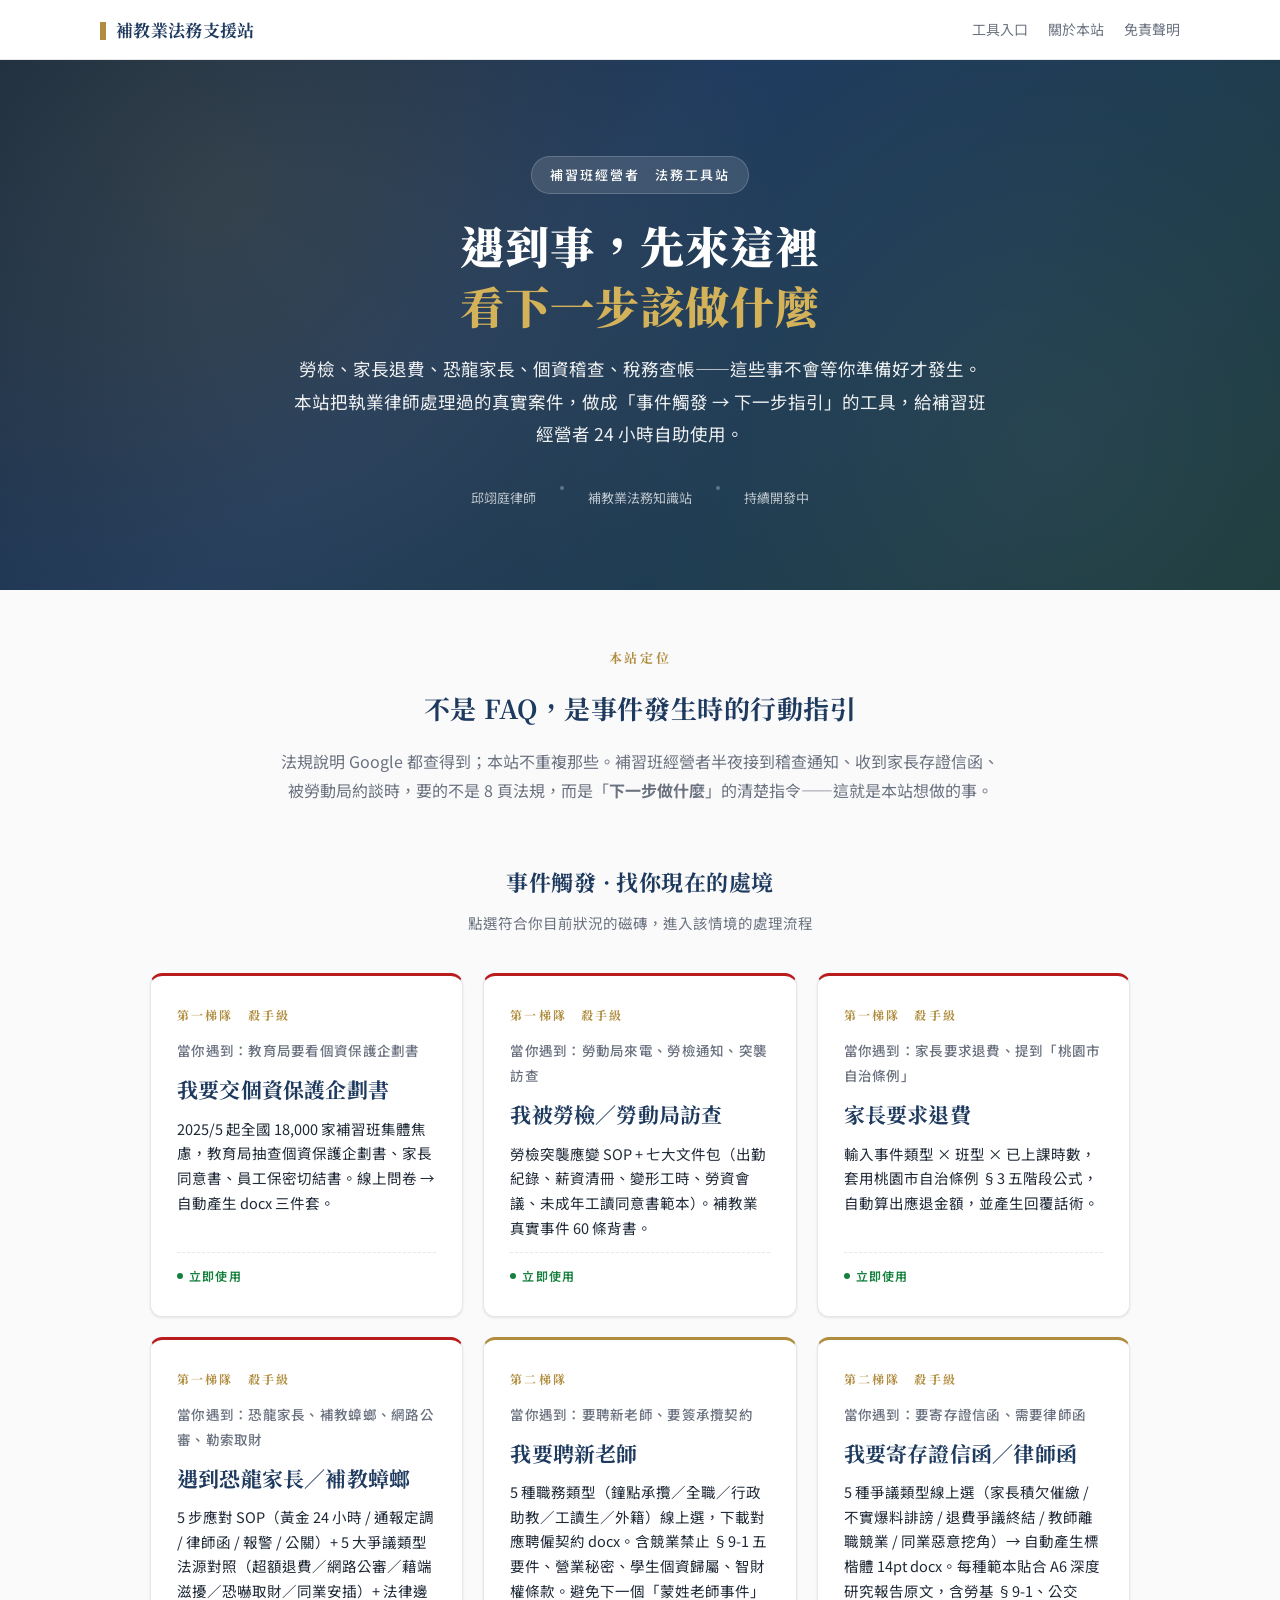
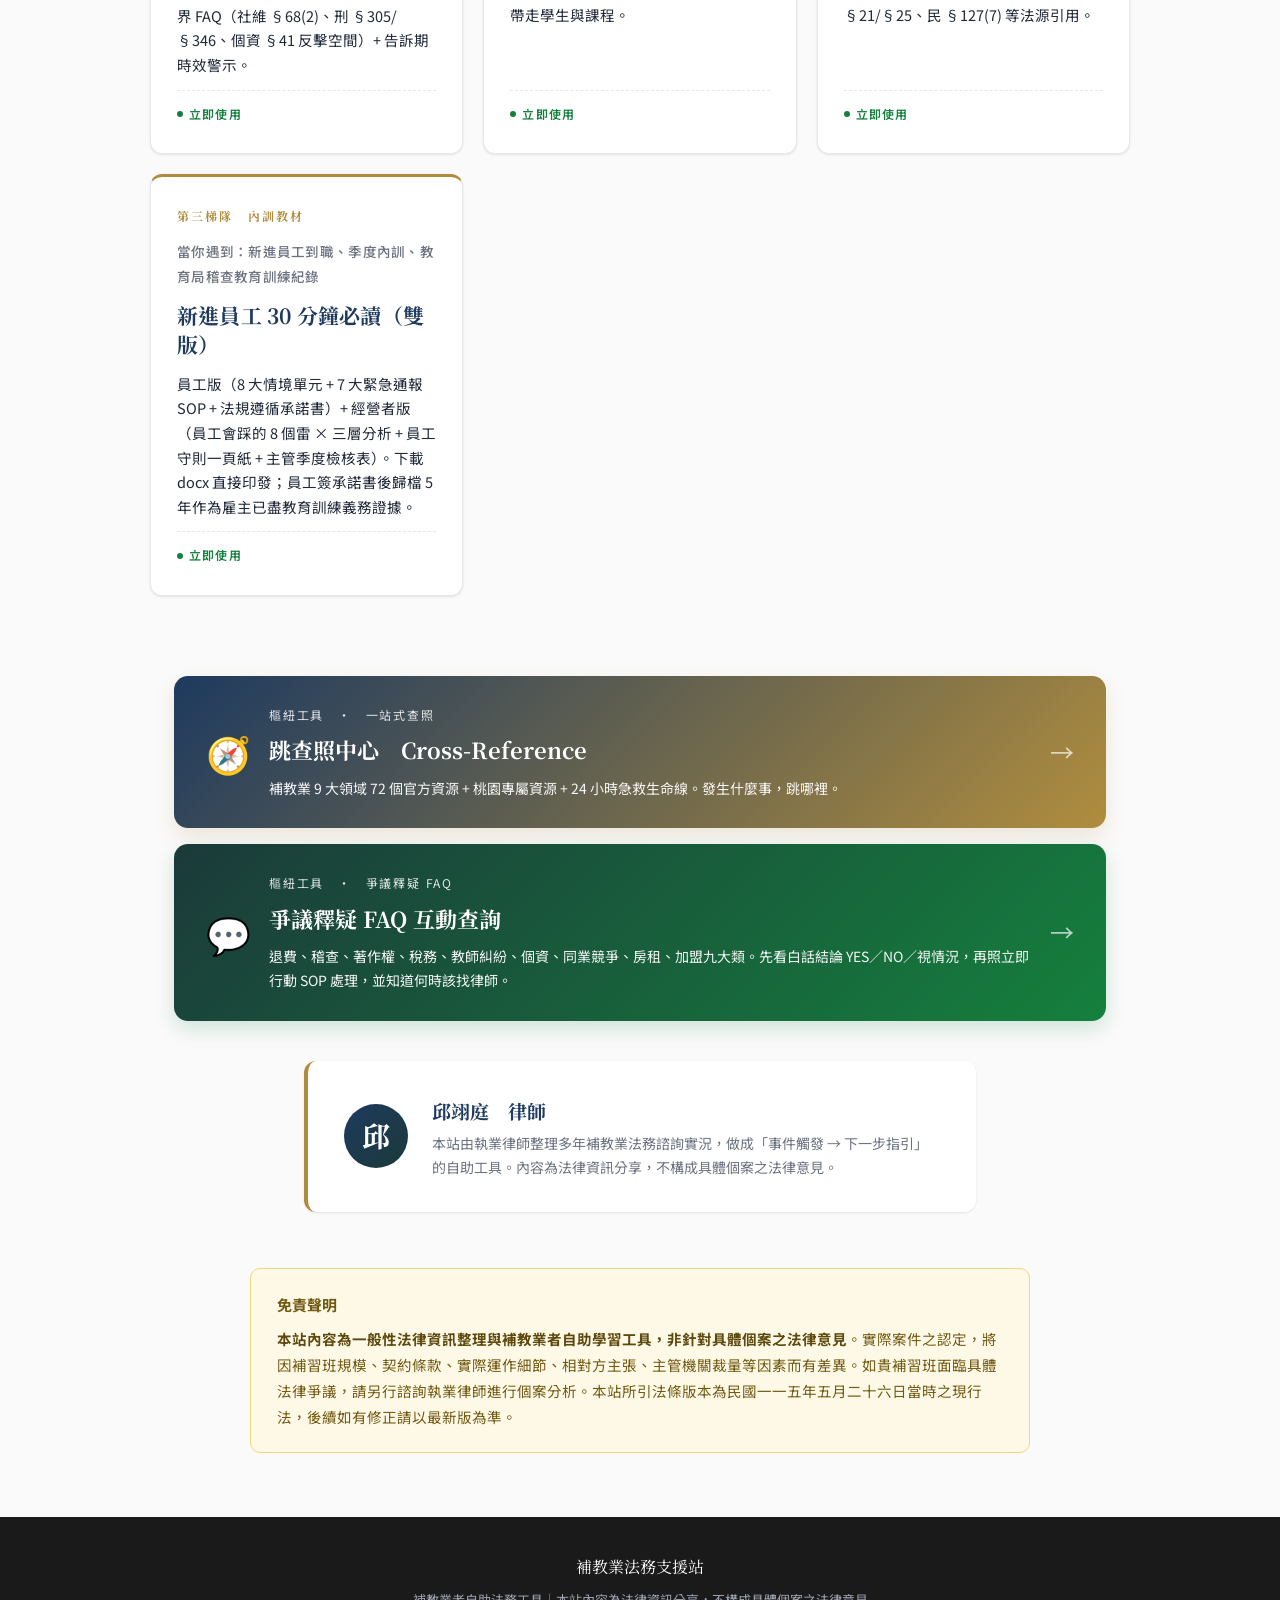
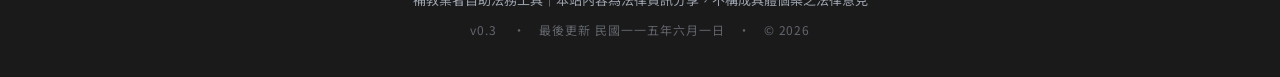
<file: index.html>
<!DOCTYPE html>
<html lang="zh-Hant">
<head>
<meta charset="UTF-8">
<meta name="viewport" content="width=device-width, initial-scale=1.0">
<meta name="description" content="補教業法務支援站——專為補習班經營者設計的法務工具站。遇到勞檢、家長退費、恐龍家長、個資爭議、稅務查帳時，這裡告訴你下一步要做什麼。">
<meta name="keywords" content="補教業,補習班,法務,勞檢,退費,個資,恐龍家長,聘僱,存證信函,稅務,著作權">
<title>補教業法務支援站｜遇事即用的法務工具</title>

<meta property="og:title" content="補教業法務支援站">
<meta property="og:description" content="遇到勞檢、家長退費、恐龍家長、個資爭議？這裡告訴你下一步要做什麼。">
<meta property="og:type" content="website">

<link rel="preconnect" href="https://fonts.googleapis.com">
<link rel="preconnect" href="https://fonts.gstatic.com" crossorigin>
<link href="https://fonts.googleapis.com/css2?family=Noto+Sans+TC:wght@400;500;700&family=Noto+Serif+TC:wght@500;700;900&display=swap" rel="stylesheet">

<style>
:root {
  --color-primary: #1e3a5f;
  --color-primary-dark: #142840;
  --color-primary-light: #2c4f7c;
  --color-secondary: #1b3a3a;
  --color-accent: #b08d3e;
  --color-accent-light: #d4b25a;
  --color-warn: #b91c1c;
  --color-warn-bg: #fef2f2;
  --color-ok: #15803d;
  --color-ok-bg: #f0fdf4;
  --color-test: #92400e;
  --color-test-bg: #fef3c7;
  --color-bg: #fafafa;
  --color-bg-card: #ffffff;
  --color-text: #1f2937;
  --color-text-muted: #6b7280;
  --color-border: #e5e7eb;
  --font-sans: 'Noto Sans TC', -apple-system, BlinkMacSystemFont, 'PingFang TC', 'Microsoft JhengHei', sans-serif;
  --font-serif: 'Noto Serif TC', 'Songti TC', 'PMingLiU', serif;
  --shadow-sm: 0 1px 2px rgba(0,0,0,0.04);
  --shadow-md: 0 1px 3px rgba(0,0,0,0.06), 0 1px 2px rgba(0,0,0,0.04);
  --shadow-lg: 0 10px 25px rgba(0,0,0,0.08), 0 4px 10px rgba(0,0,0,0.04);
}

* { box-sizing: border-box; margin: 0; padding: 0; }
html { scroll-behavior: smooth; }
body {
  font-family: var(--font-sans);
  font-size: 16px;
  line-height: 1.85;
  color: var(--color-text);
  background: var(--color-bg);
  -webkit-font-smoothing: antialiased;
  -moz-osx-font-smoothing: grayscale;
}
a { color: var(--color-primary); }

/* ========== 測試版橫幅 ========== */
.test-banner {
  background: var(--color-test-bg);
  color: var(--color-test);
  border-bottom: 1px solid #f1d77a;
  padding: 8px 24px;
  text-align: center;
  font-size: 13px;
  font-weight: 500;
  letter-spacing: 0.05em;
}
.test-banner strong { font-weight: 700; }

/* ========== navbar ========== */
.navbar {
  position: sticky;
  top: 0;
  background: rgba(255,255,255,0.96);
  backdrop-filter: blur(12px);
  -webkit-backdrop-filter: blur(12px);
  border-bottom: 1px solid var(--color-border);
  z-index: 100;
  padding: 14px 24px;
}
.navbar-inner {
  max-width: 1080px;
  margin: 0 auto;
  display: flex;
  justify-content: space-between;
  align-items: center;
  gap: 16px;
  flex-wrap: wrap;
}
.brand {
  font-family: var(--font-serif);
  font-weight: 700;
  color: var(--color-primary);
  font-size: 17px;
  letter-spacing: 0.02em;
}
.brand .brand-mark {
  display: inline-block;
  width: 6px;
  height: 18px;
  background: var(--color-accent);
  margin-right: 10px;
  vertical-align: -3px;
}
.nav-links {
  display: flex;
  gap: 20px;
  font-size: 14px;
  color: var(--color-text-muted);
}
.nav-links a {
  text-decoration: none;
  color: inherit;
  transition: color 0.15s;
}
.nav-links a:hover { color: var(--color-primary); }

/* ========== hero ========== */
.hero {
  background: linear-gradient(135deg, var(--color-primary-dark) 0%, var(--color-primary) 40%, var(--color-secondary) 100%);
  color: white;
  padding: 96px 24px 80px;
  text-align: center;
  position: relative;
  overflow: hidden;
}
.hero::before {
  content: '';
  position: absolute;
  inset: 0;
  background-image:
    radial-gradient(circle at 18% 28%, rgba(176, 141, 62, 0.18) 0%, transparent 50%),
    radial-gradient(circle at 82% 72%, rgba(255, 255, 255, 0.05) 0%, transparent 50%);
  pointer-events: none;
}
.hero-inner { position: relative; max-width: 860px; margin: 0 auto; }
.hero-logo {
  width: 88px;
  height: 88px;
  margin: 0 auto 24px;
  border: 2px dashed rgba(255,255,255,0.35);
  border-radius: 50%;
  display: flex;
  align-items: center;
  justify-content: center;
  color: rgba(255,255,255,0.5);
  font-size: 12px;
  letter-spacing: 0.1em;
}
.hero-tag {
  display: inline-block;
  background: rgba(255,255,255,0.12);
  border: 1px solid rgba(255,255,255,0.18);
  padding: 6px 18px;
  border-radius: 999px;
  font-size: 13px;
  letter-spacing: 0.15em;
  margin-bottom: 22px;
  font-weight: 500;
}
.hero h1 {
  font-family: var(--font-serif);
  font-size: 44px;
  font-weight: 900;
  line-height: 1.35;
  margin-bottom: 18px;
  letter-spacing: 0.02em;
}
.hero h1 .accent { color: var(--color-accent-light); }
.hero .lead {
  font-size: 17.5px;
  line-height: 1.85;
  opacity: 0.92;
  max-width: 700px;
  margin: 0 auto;
}
.hero-meta {
  margin-top: 36px;
  display: flex;
  justify-content: center;
  gap: 24px;
  font-size: 13px;
  opacity: 0.7;
  flex-wrap: wrap;
}
.hero-meta span { display: flex; align-items: center; gap: 6px; }
.hero-meta .dot { width: 4px; height: 4px; background: white; opacity: 0.4; border-radius: 50%; }

/* ========== 引言區 ========== */
.intro {
  max-width: 780px;
  margin: 0 auto;
  padding: 56px 24px 0;
  text-align: center;
}
.intro-label {
  font-family: var(--font-serif);
  font-size: 13px;
  letter-spacing: 0.2em;
  color: var(--color-accent);
  font-weight: 700;
  margin-bottom: 14px;
}
.intro h2 {
  font-family: var(--font-serif);
  font-size: 26px;
  color: var(--color-primary);
  font-weight: 700;
  margin-bottom: 14px;
  letter-spacing: 0.02em;
}
.intro p {
  font-size: 16px;
  line-height: 1.85;
  color: var(--color-text-muted);
}

/* ========== 磁磚決策樹 ========== */
.tile-section {
  max-width: 1080px;
  margin: 0 auto;
  padding: 56px 24px 64px;
}
.tile-section-title {
  font-family: var(--font-serif);
  font-size: 22px;
  color: var(--color-primary);
  font-weight: 700;
  text-align: center;
  margin-bottom: 8px;
  letter-spacing: 0.02em;
}
.tile-section-sub {
  text-align: center;
  font-size: 14.5px;
  color: var(--color-text-muted);
  margin-bottom: 36px;
}
.tile-grid {
  display: grid;
  grid-template-columns: repeat(auto-fit, minmax(280px, 1fr));
  gap: 20px;
  max-width: 980px;
  margin: 0 auto;
}
.tile {
  background: white;
  border-radius: 12px;
  padding: 28px 26px;
  box-shadow: var(--shadow-md);
  border: 1px solid var(--color-border);
  position: relative;
  transition: transform 0.2s, box-shadow 0.2s;
  display: flex;
  flex-direction: column;
  gap: 12px;
  text-decoration: none;
  color: inherit;
  min-height: 180px;
}
.tile:hover {
  transform: translateY(-3px);
  box-shadow: var(--shadow-lg);
  border-color: var(--color-accent);
}
.tile-tier {
  font-family: var(--font-serif);
  font-size: 12px;
  letter-spacing: 0.18em;
  color: var(--color-accent);
  font-weight: 700;
}
.tile-when {
  font-size: 13.5px;
  color: var(--color-text-muted);
  font-weight: 500;
  letter-spacing: 0.02em;
}
.tile h3 {
  font-family: var(--font-serif);
  font-size: 21px;
  color: var(--color-primary);
  font-weight: 700;
  line-height: 1.4;
  letter-spacing: 0.01em;
}
.tile-desc {
  font-size: 14.5px;
  line-height: 1.7;
  color: var(--color-text);
  flex-grow: 1;
}
.tile-status {
  display: inline-flex;
  align-items: center;
  gap: 6px;
  font-size: 12px;
  letter-spacing: 0.1em;
  color: var(--color-text-muted);
  padding-top: 12px;
  border-top: 1px dashed var(--color-border);
  font-weight: 500;
}
.tile-status .dot {
  width: 6px;
  height: 6px;
  border-radius: 50%;
  background: var(--color-accent);
  opacity: 0.55;
}
.tile-status.active { color: var(--color-ok); font-weight: 600; }
.tile-status.active .dot { background: var(--color-ok); opacity: 1; }
.tile.tier-1 { border-top: 3px solid var(--color-warn); }
.tile.tier-2 { border-top: 3px solid var(--color-accent); }

/* ========== 律師署名區 ========== */
.lawyer-card {
  max-width: 720px;
  margin: 0 auto;
  padding: 40px 24px 0;
}
.lawyer-card-inner {
  background: white;
  border-radius: 12px;
  padding: 32px 36px;
  box-shadow: var(--shadow-md);
  border-left: 4px solid var(--color-accent);
  display: flex;
  gap: 24px;
  align-items: center;
  flex-wrap: wrap;
}
.lawyer-avatar {
  width: 64px;
  height: 64px;
  border-radius: 50%;
  background: linear-gradient(135deg, var(--color-primary), var(--color-secondary));
  color: white;
  font-family: var(--font-serif);
  font-size: 28px;
  font-weight: 700;
  display: flex;
  align-items: center;
  justify-content: center;
  flex-shrink: 0;
}
.lawyer-info { flex: 1; min-width: 200px; }
.lawyer-name {
  font-family: var(--font-serif);
  font-size: 19px;
  color: var(--color-primary);
  font-weight: 700;
  margin-bottom: 4px;
}
.lawyer-role {
  font-size: 14px;
  color: var(--color-text-muted);
  line-height: 1.7;
}

/* ========== 免責 ========== */
.disclaimer {
  background: #fef9e7;
  border: 1px solid #f1d77a;
  border-radius: 10px;
  padding: 22px 26px;
  margin: 56px auto 0;
  max-width: 780px;
  font-size: 14.5px;
  line-height: 1.8;
  color: #715a13;
}
.disclaimer strong { color: #5e4a0e; }
.disclaimer-title {
  font-weight: 700;
  display: block;
  margin-bottom: 8px;
  font-size: 15px;
}

/* ========== Footer ========== */
footer {
  background: #1a1a1a;
  color: #9ca3af;
  padding: 36px 24px;
  text-align: center;
  font-size: 13px;
  line-height: 1.8;
  margin-top: 64px;
}
footer .footer-brand {
  color: white;
  font-family: var(--font-serif);
  font-size: 16px;
  margin-bottom: 6px;
}
footer .footer-version {
  margin-top: 8px;
  opacity: 0.55;
  font-size: 12px;
  letter-spacing: 0.08em;
}

/* ========== 響應式 ========== */
@media (max-width: 720px) {
  .hero { padding: 64px 20px 56px; }
  .hero h1 { font-size: 30px; }
  .hero .lead { font-size: 16px; }
  .intro h2 { font-size: 22px; }
  .tile-grid { grid-template-columns: 1fr; gap: 14px; }
  .tile { padding: 22px 20px; min-height: auto; }
  .nav-links { display: none; }
  .lawyer-card-inner { padding: 24px; gap: 16px; }
  .test-banner { font-size: 12px; padding: 7px 16px; }
}

@media print {
  .navbar, footer, .test-banner { display: none; }
  body { background: white; }
  .hero { background: white; color: black; padding: 32px 0; }
  .hero::before { display: none; }
  .hero h1, .hero .lead, .hero-tag, .hero-meta { color: black; opacity: 1; }
  .tile { box-shadow: none; border: 1px solid #ccc; break-inside: avoid; }
}
</style>
</head>
<body>

<nav class="navbar">
  <div class="navbar-inner">
    <div class="brand"><span class="brand-mark"></span>補教業法務支援站</div>
    <div class="nav-links">
      <a href="#tiles">工具入口</a>
      <a href="#lawyer">關於本站</a>
      <a href="#disclaimer">免責聲明</a>
    </div>
  </div>
</nav>

<header class="hero">
  <div class="hero-inner">
    <div class="hero-tag">補習班經營者　法務工具站</div>
    <h1>遇到事，先來這裡<br><span class="accent">看下一步該做什麼</span></h1>
    <p class="lead">勞檢、家長退費、恐龍家長、個資稽查、稅務查帳——這些事不會等你準備好才發生。本站把執業律師處理過的真實案件，做成「事件觸發 → 下一步指引」的工具，給補習班經營者 24 小時自助使用。</p>
    <div class="hero-meta">
      <span>邱翊庭律師</span>
      <span class="dot"></span>
      <span>補教業法務知識站</span>
      <span class="dot"></span>
      <span>持續開發中</span>
    </div>
  </div>
</header>

<section class="intro">
  <div class="intro-label">本站定位</div>
  <h2>不是 FAQ，是事件發生時的行動指引</h2>
  <p>法規說明 Google 都查得到；本站不重複那些。補習班經營者半夜接到稽查通知、收到家長存證信函、被勞動局約談時，要的不是 8 頁法規，而是「<strong>下一步做什麼</strong>」的清楚指令——這就是本站想做的事。</p>
</section>

<section class="tile-section" id="tiles">
  <h2 class="tile-section-title">事件觸發 · 找你現在的處境</h2>
  <p class="tile-section-sub">點選符合你目前狀況的磁磚，進入該情境的處理流程</p>

  <div class="tile-grid">

    <a class="tile tier-1" href="./privacy-plan.html">
      <div class="tile-tier">第一梯隊　殺手級</div>
      <div class="tile-when">當你遇到：教育局要看個資保護企劃書</div>
      <h3>我要交個資保護企劃書</h3>
      <p class="tile-desc">2025/5 起全國 18,000 家補習班集體焦慮，教育局抽查個資保護企劃書、家長同意書、員工保密切結書。線上問卷 → 自動產生 docx 三件套。</p>
      <span class="tile-status active"><span class="dot"></span>立即使用</span>
    </a>

    <a class="tile tier-1" href="./labor-check.html">
      <div class="tile-tier">第一梯隊　殺手級</div>
      <div class="tile-when">當你遇到：勞動局來電、勞檢通知、突襲訪查</div>
      <h3>我被勞檢／勞動局訪查</h3>
      <p class="tile-desc">勞檢突襲應變 SOP + 七大文件包（出勤紀錄、薪資清冊、變形工時、勞資會議、未成年工讀同意書範本）。補教業真實事件 60 條背書。</p>
      <span class="tile-status active"><span class="dot"></span>立即使用</span>
    </a>

    <a class="tile tier-1" href="./refund-calc.html">
      <div class="tile-tier">第一梯隊　殺手級</div>
      <div class="tile-when">當你遇到：家長要求退費、提到「桃園市自治條例」</div>
      <h3>家長要求退費</h3>
      <p class="tile-desc">輸入事件類型 × 班型 × 已上課時數，套用桃園市自治條例 §3 五階段公式，自動算出應退金額，並產生回覆話術。</p>
      <span class="tile-status active"><span class="dot"></span>立即使用</span>
    </a>

    <a class="tile tier-1" href="./dragon-parent.html">
      <div class="tile-tier">第一梯隊　殺手級</div>
      <div class="tile-when">當你遇到：恐龍家長、補教蟑螂、網路公審、勒索取財</div>
      <h3>遇到恐龍家長／補教蟑螂</h3>
      <p class="tile-desc">5 步應對 SOP（黃金 24 小時 / 通報定調 / 律師函 / 報警 / 公關）+ 5 大爭議類型法源對照（超額退費／網路公審／藉端滋擾／恐嚇取財／同業安插）+ 法律邊界 FAQ（社維 §68(2)、刑 §305/§346、個資 §41 反擊空間）+ 告訴期時效警示。</p>
      <span class="tile-status active"><span class="dot"></span>立即使用</span>
    </a>

    <a class="tile tier-2" href="./hiring-pack.html">
      <div class="tile-tier">第二梯隊</div>
      <div class="tile-when">當你遇到：要聘新老師、要簽承攬契約</div>
      <h3>我要聘新老師</h3>
      <p class="tile-desc">5 種職務類型（鐘點承攬／全職／行政助教／工讀生／外籍）線上選，下載對應聘僱契約 docx。含競業禁止 §9-1 五要件、營業秘密、學生個資歸屬、智財權條款。避免下一個「蒙姓老師事件」帶走學生與課程。</p>
      <span class="tile-status active"><span class="dot"></span>立即使用</span>
    </a>

    <a class="tile tier-2" href="./attorney-letter-form.html">
      <div class="tile-tier">第二梯隊　殺手級</div>
      <div class="tile-when">當你遇到：要寄存證信函、需要律師函</div>
      <h3>我要寄存證信函／律師函</h3>
      <p class="tile-desc">5 種爭議類型線上選（家長積欠催繳 / 不實爆料誹謗 / 退費爭議終結 / 教師離職競業 / 同業惡意挖角）→ 自動產生標楷體 14pt docx。每種範本貼合 A6 深度研究報告原文，含勞基 §9-1、公交 §21/§25、民 §127(7) 等法源引用。</p>
      <span class="tile-status active"><span class="dot"></span>立即使用</span>
    </a>

    <a class="tile tier-2" href="./onboarding.html">
      <div class="tile-tier">第三梯隊　內訓教材</div>
      <div class="tile-when">當你遇到：新進員工到職、季度內訓、教育局稽查教育訓練紀錄</div>
      <h3>新進員工 30 分鐘必讀（雙版）</h3>
      <p class="tile-desc">員工版（8 大情境單元 + 7 大緊急通報 SOP + 法規遵循承諾書）+ 經營者版（員工會踩的 8 個雷 × 三層分析 + 員工守則一頁紙 + 主管季度檢核表）。下載 docx 直接印發；員工簽承諾書後歸檔 5 年作為雇主已盡教育訓練義務證據。</p>
      <span class="tile-status active"><span class="dot"></span>立即使用</span>
    </a>

  </div>
</section>

<!-- 跳查照中心橫向入口（樞紐工具，不屬於事件觸發磁磚） -->
<section style="max-width: 980px; margin: 16px auto 0; padding: 0 24px;">
  <a href="./cross-check.html" style="display: block; background: linear-gradient(135deg, #1e3a5f 0%, #b08d3e 100%); color: white; padding: 28px 32px; border-radius: 14px; text-decoration: none; box-shadow: 0 8px 20px rgba(176,141,62,0.18); transition: transform 0.15s, box-shadow 0.15s;" onmouseover="this.style.transform='translateY(-2px)';this.style.boxShadow='0 12px 28px rgba(176,141,62,0.28)'" onmouseout="this.style.transform='translateY(0)';this.style.boxShadow='0 8px 20px rgba(176,141,62,0.18)'">
    <div style="display: flex; align-items: center; gap: 18px; flex-wrap: wrap;">
      <div style="font-size: 36px; line-height: 1;">🧭</div>
      <div style="flex: 1; min-width: 240px;">
        <div style="font-size: 12px; letter-spacing: 0.15em; opacity: 0.85; margin-bottom: 4px;">樞紐工具　·　一站式查照</div>
        <div style="font-family: 'Noto Serif TC', serif; font-size: 22px; font-weight: 700; margin-bottom: 6px;">跳查照中心　Cross-Reference</div>
        <div style="font-size: 14px; line-height: 1.7; opacity: 0.95;">補教業 9 大領域 72 個官方資源 + 桃園專屬資源 + 24 小時急救生命線。發生什麼事，跳哪裡。</div>
      </div>
      <div style="font-size: 24px; opacity: 0.7;">→</div>
    </div>
  </a>
</section>

<!-- 爭議釋疑 FAQ 樞紐入口（查詢型工具，不屬於事件觸發磁磚） -->
<section style="max-width: 980px; margin: 16px auto 0; padding: 0 24px;">
  <a href="./faq.html" style="display: block; background: linear-gradient(135deg, #1b3a3a 0%, #15803d 100%); color: white; padding: 28px 32px; border-radius: 14px; text-decoration: none; box-shadow: 0 8px 20px rgba(21,128,61,0.18); transition: transform 0.15s, box-shadow 0.15s;" onmouseover="this.style.transform='translateY(-2px)';this.style.boxShadow='0 12px 28px rgba(21,128,61,0.28)'" onmouseout="this.style.transform='translateY(0)';this.style.boxShadow='0 8px 20px rgba(21,128,61,0.18)'">
    <div style="display: flex; align-items: center; gap: 18px; flex-wrap: wrap;">
      <div style="font-size: 36px; line-height: 1;">💬</div>
      <div style="flex: 1; min-width: 240px;">
        <div style="font-size: 12px; letter-spacing: 0.15em; opacity: 0.85; margin-bottom: 4px;">樞紐工具　·　爭議釋疑 FAQ</div>
        <div style="font-family: 'Noto Serif TC', serif; font-size: 22px; font-weight: 700; margin-bottom: 6px;">爭議釋疑 FAQ 互動查詢</div>
        <div style="font-size: 14px; line-height: 1.7; opacity: 0.95;">退費、稽查、著作權、稅務、教師糾紛、個資、同業競爭、房租、加盟九大類。先看白話結論 YES／NO／視情況，再照立即行動 SOP 處理，並知道何時該找律師。</div>
      </div>
      <div style="font-size: 24px; opacity: 0.7;">→</div>
    </div>
  </a>
</section>

<section class="lawyer-card" id="lawyer">
  <div class="lawyer-card-inner">
    <div class="lawyer-avatar">邱</div>
    <div class="lawyer-info">
      <div class="lawyer-name">邱翊庭　律師</div>
      <div class="lawyer-role">本站由執業律師整理多年補教業法務諮詢實況，做成「事件觸發 → 下一步指引」的自助工具。內容為法律資訊分享，不構成具體個案之法律意見。</div>
    </div>
  </div>
</section>

<div class="disclaimer" id="disclaimer">
  <span class="disclaimer-title">免責聲明</span>
  <strong>本站內容為一般性法律資訊整理與補教業者自助學習工具，非針對具體個案之法律意見</strong>。實際案件之認定，將因補習班規模、契約條款、實際運作細節、相對方主張、主管機關裁量等因素而有差異。如貴補習班面臨具體法律爭議，請另行諮詢執業律師進行個案分析。本站所引法條版本為民國一一五年五月二十六日當時之現行法，後續如有修正請以最新版為準。
</div>

<footer>
  <div class="footer-brand">補教業法務支援站</div>
  <p>補教業者自助法務工具｜本站內容為法律資訊分享，不構成具體個案之法律意見</p>
  <p class="footer-version">v0.3 　·　最後更新 民國一一五年六月一日　·　© 2026</p>
</footer>

</body>
</html>
</file>
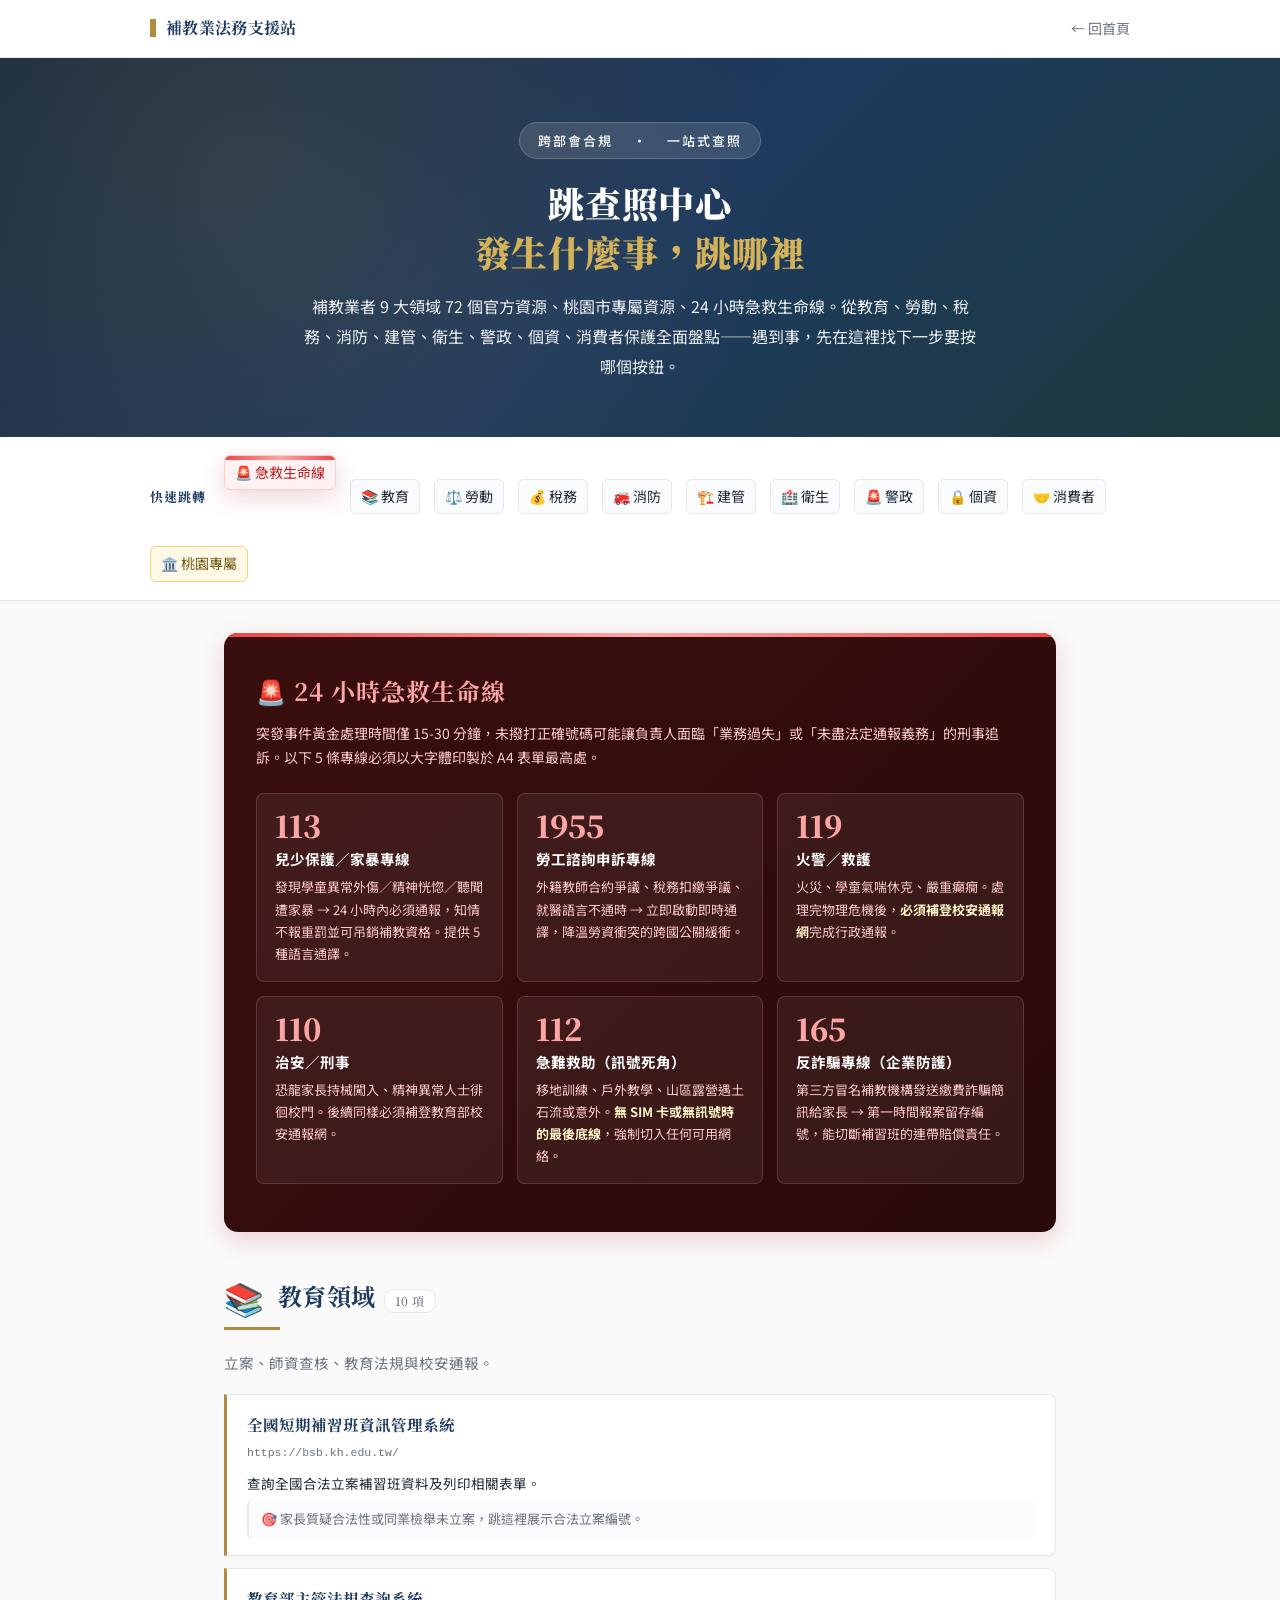
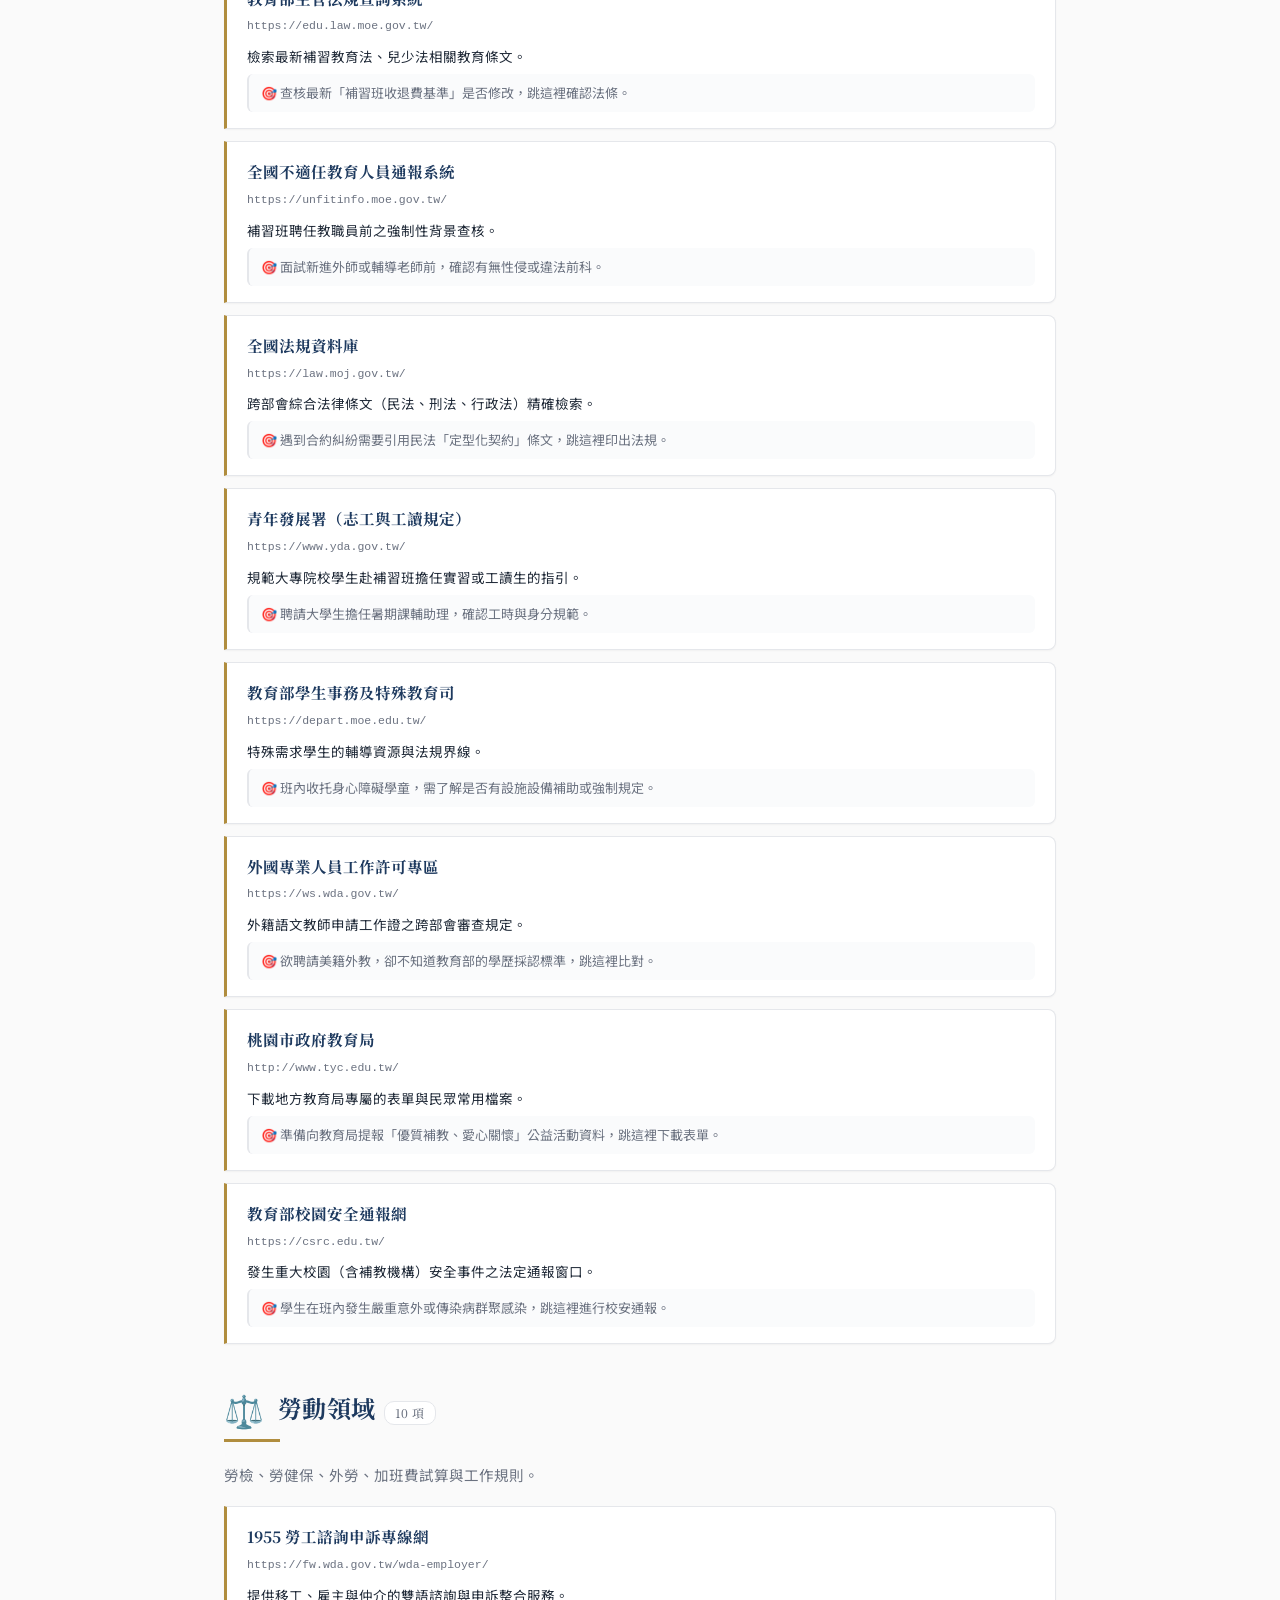
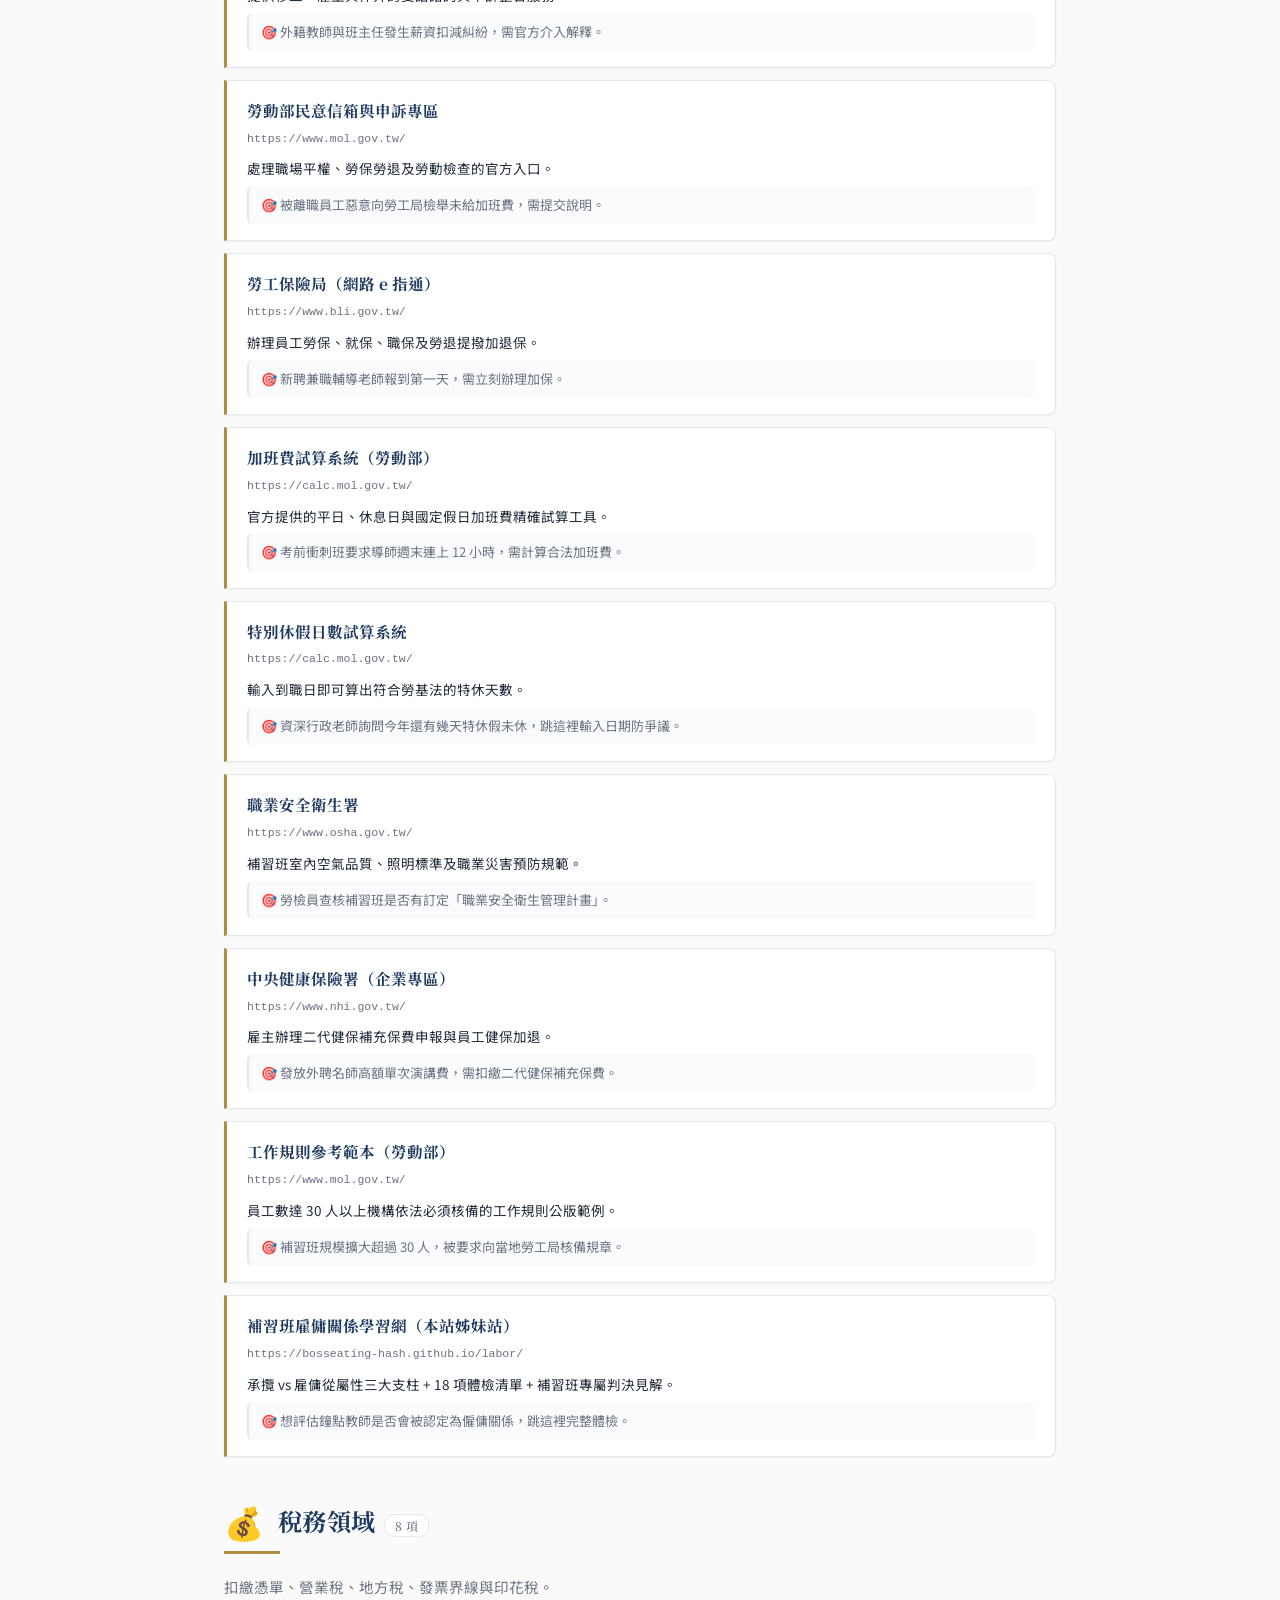
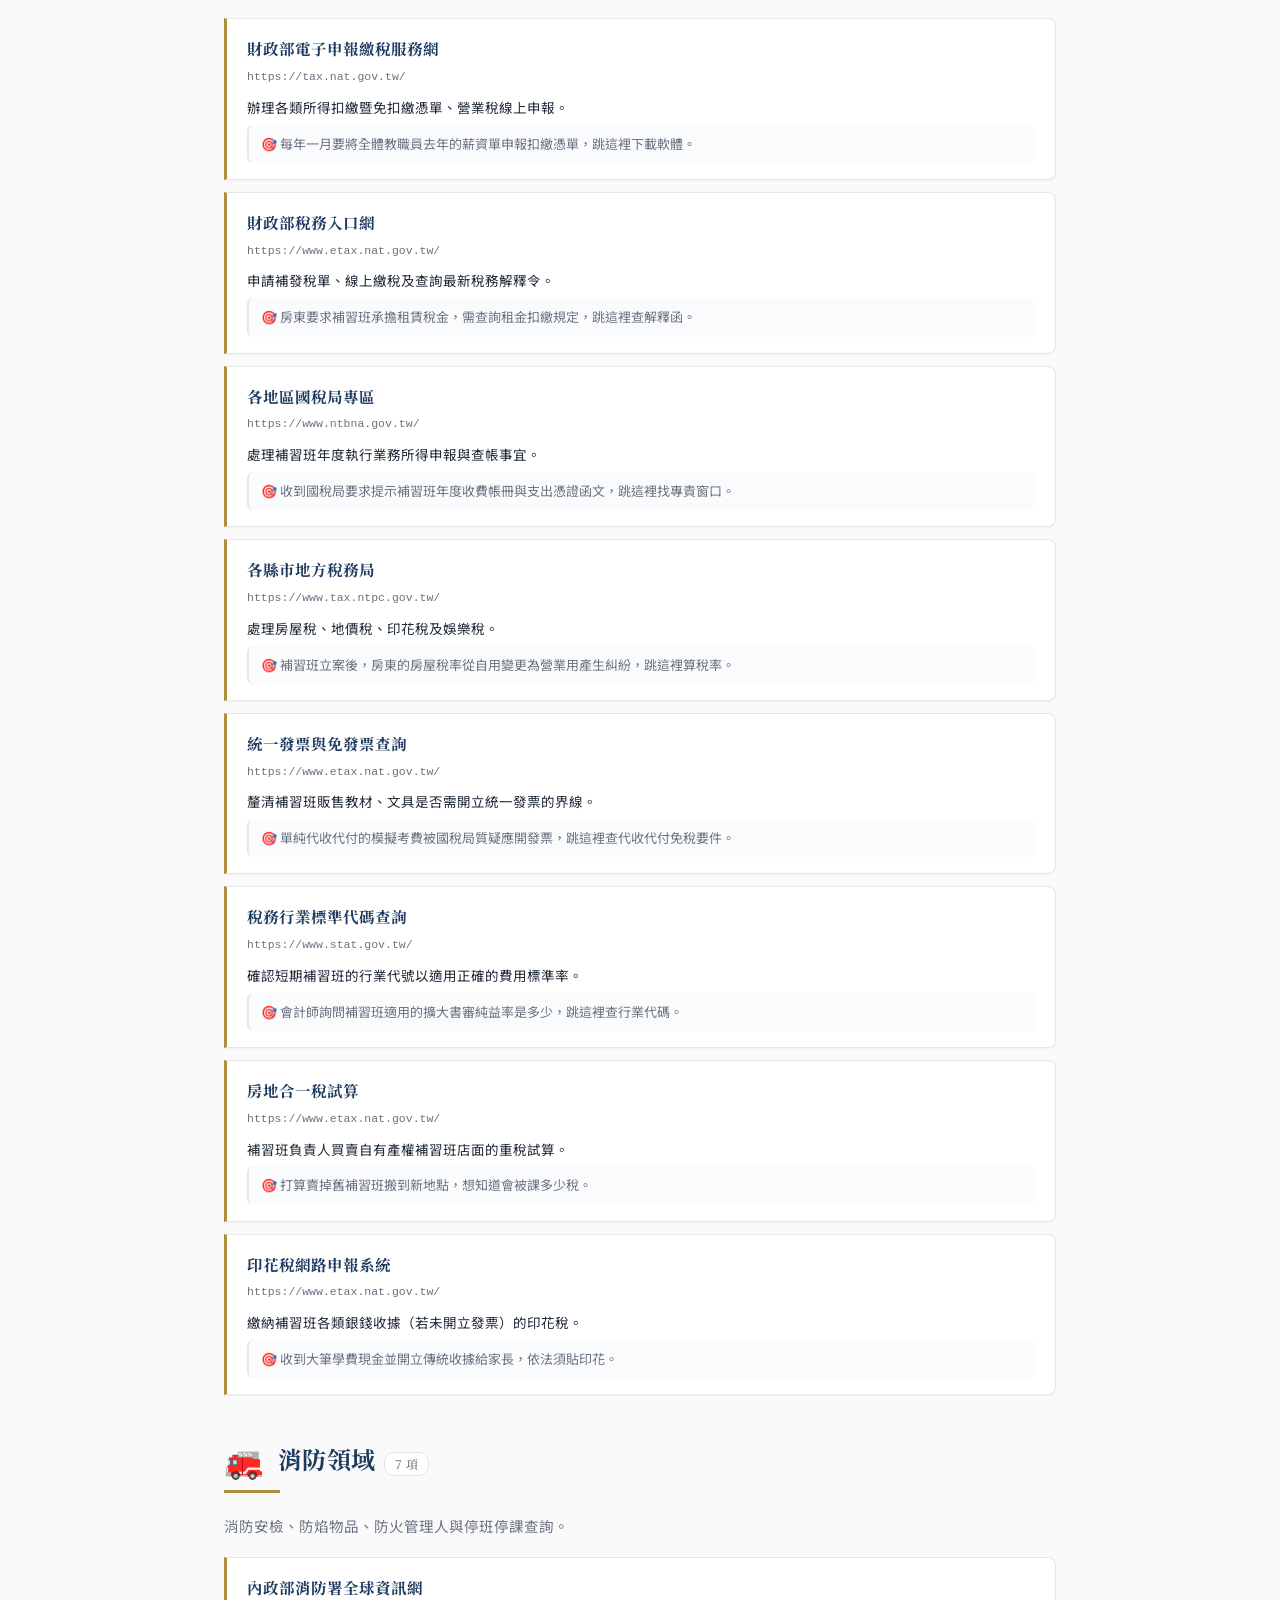
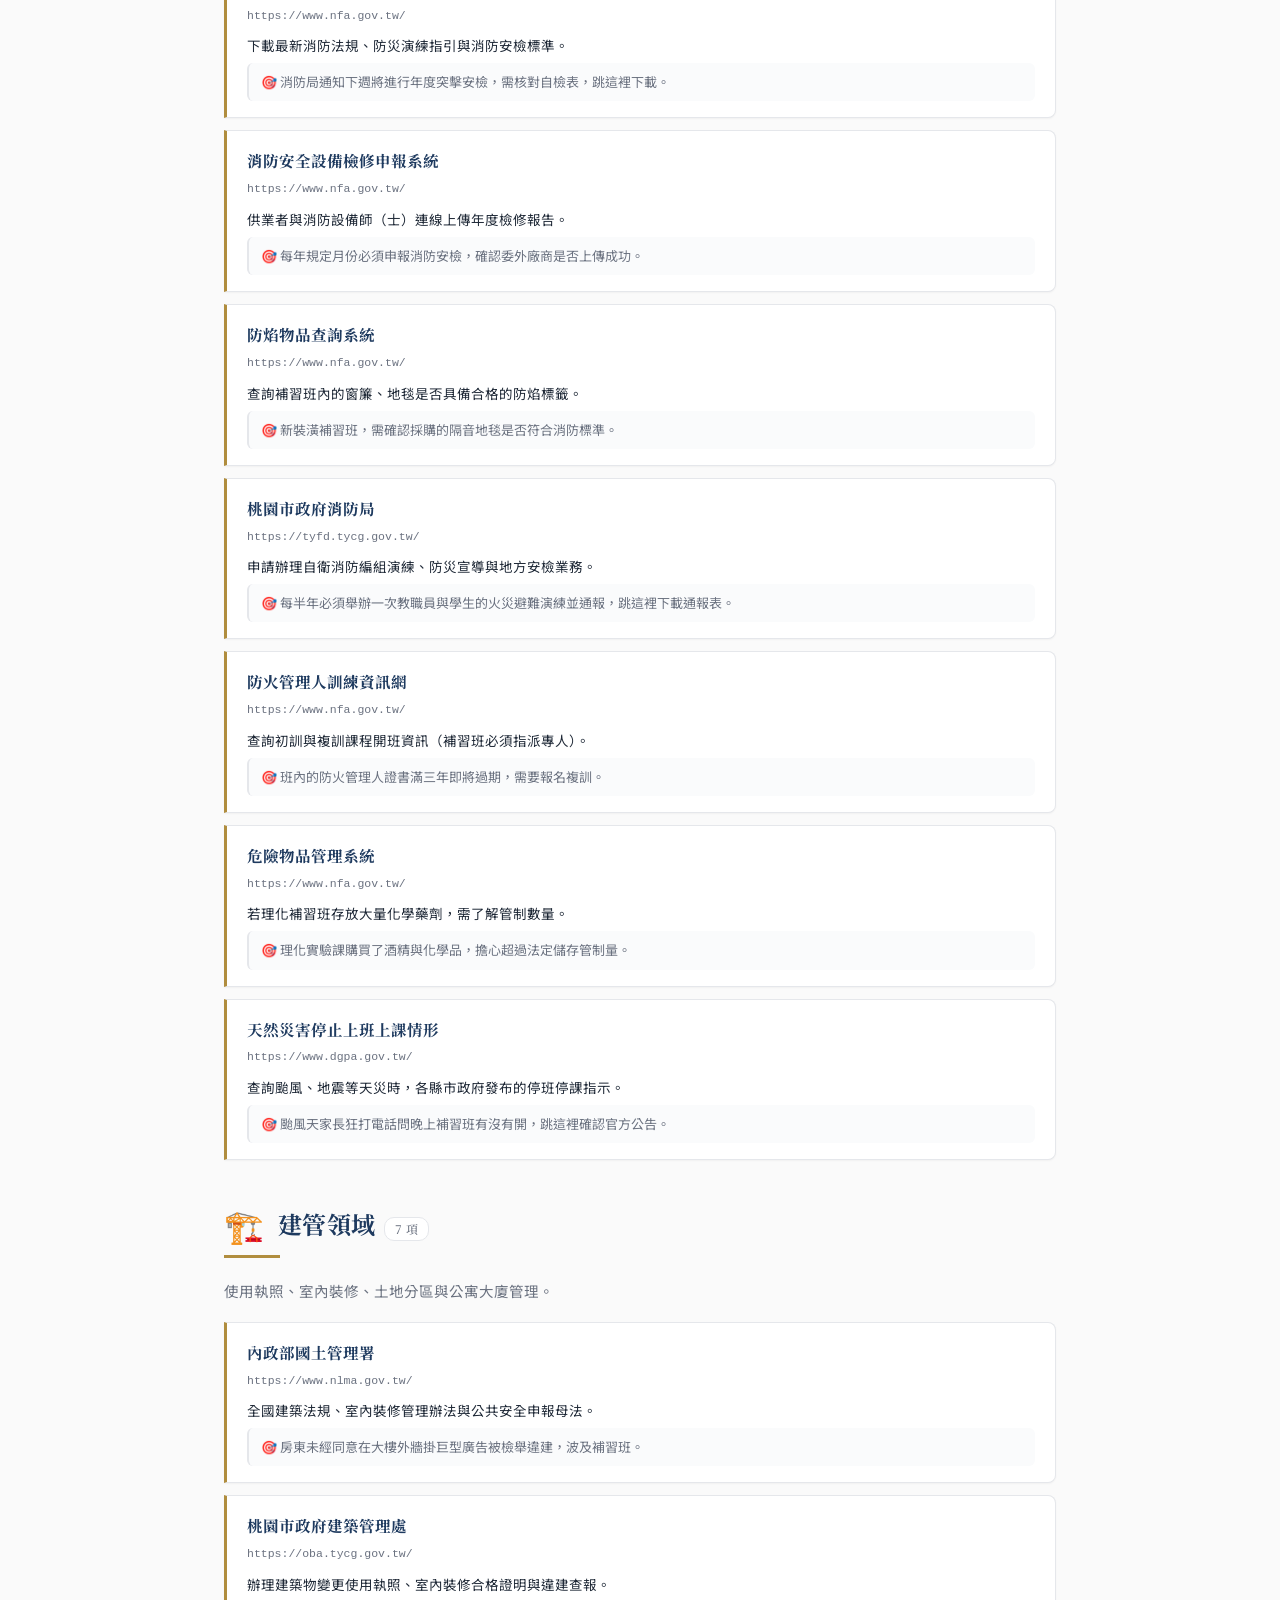
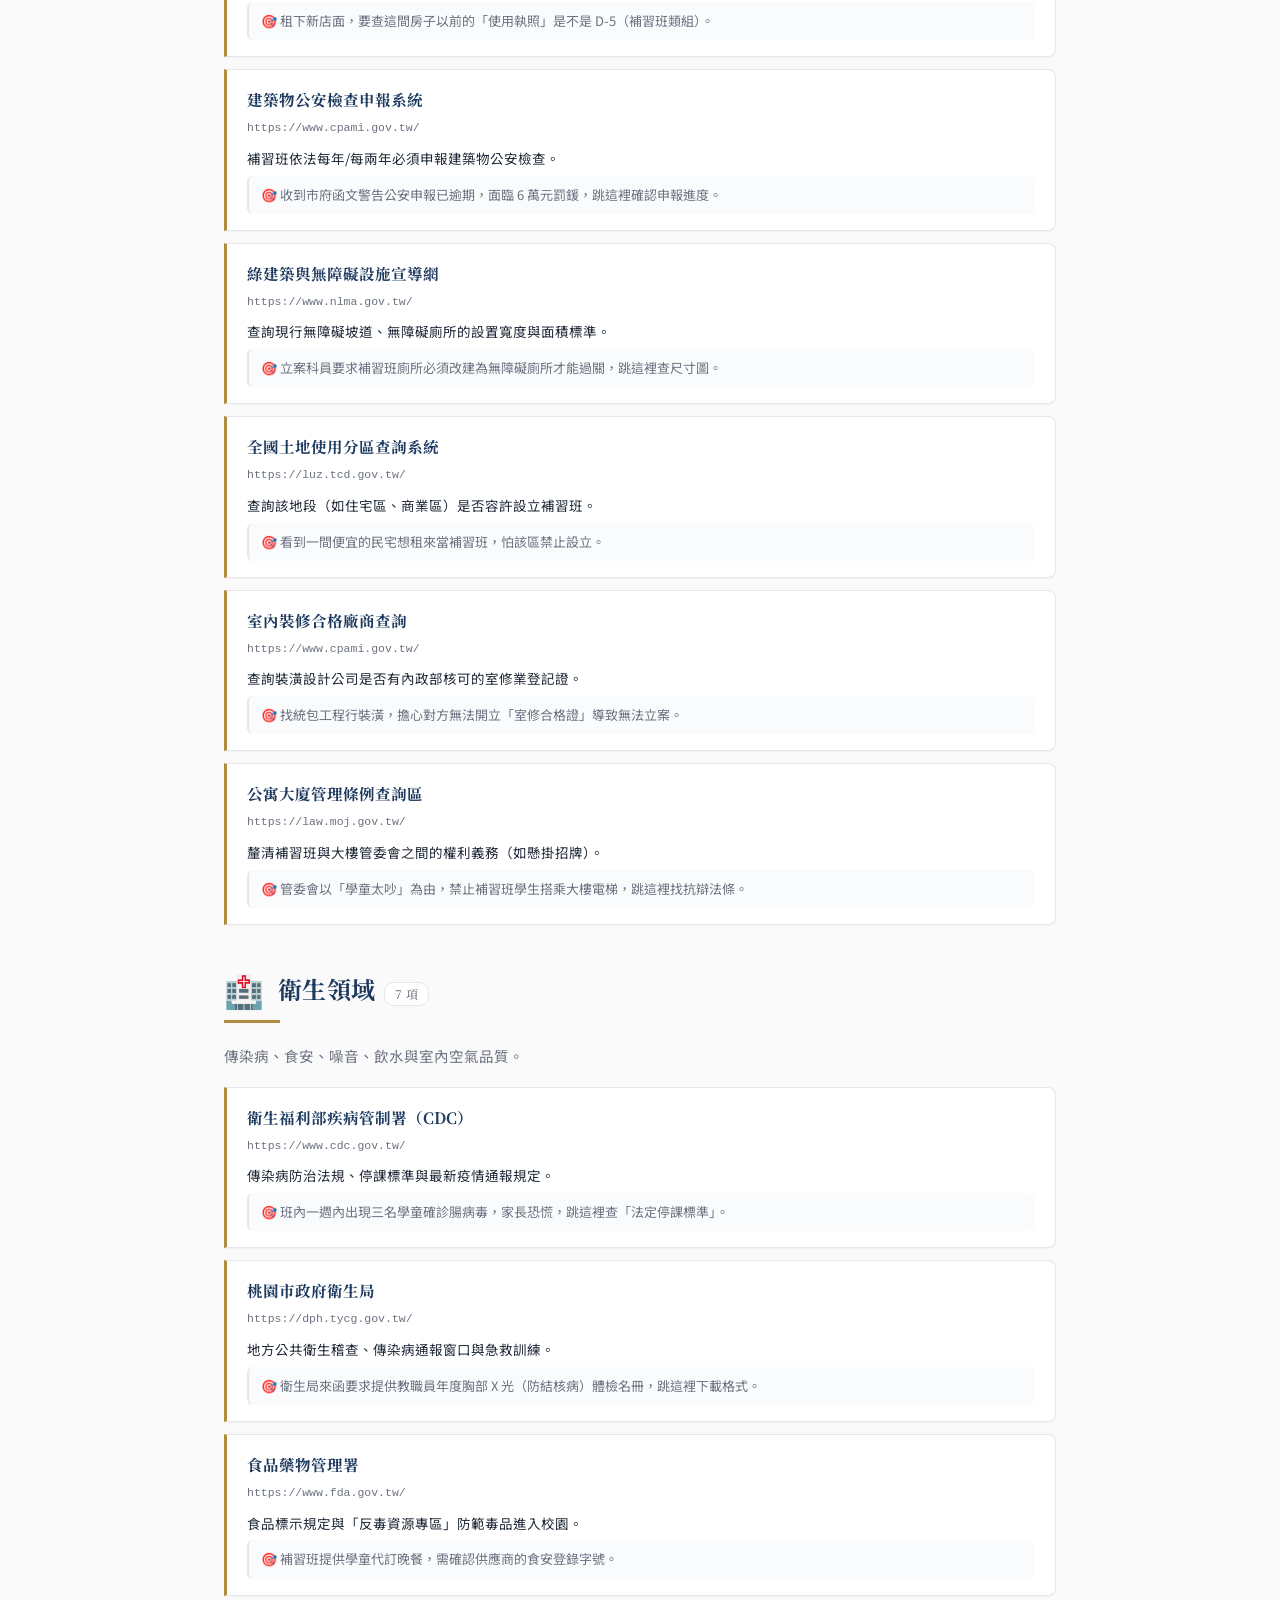
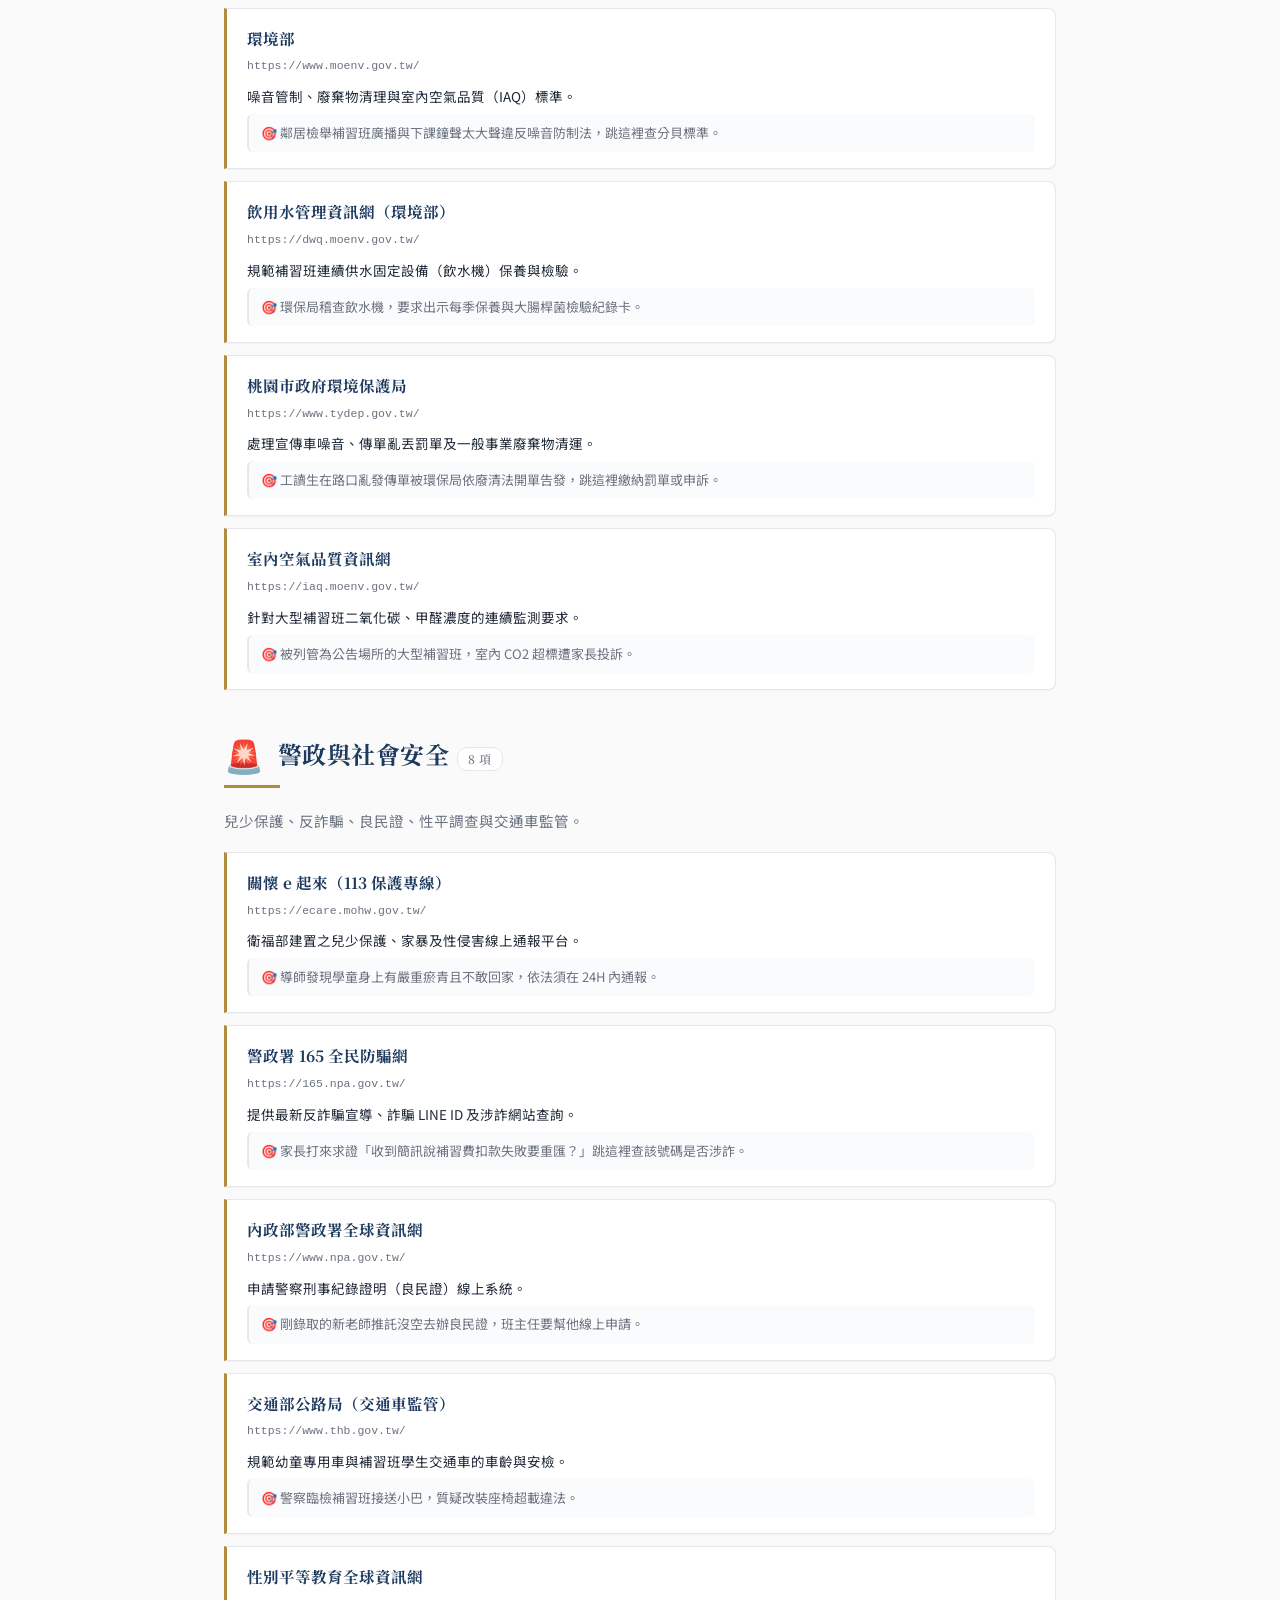
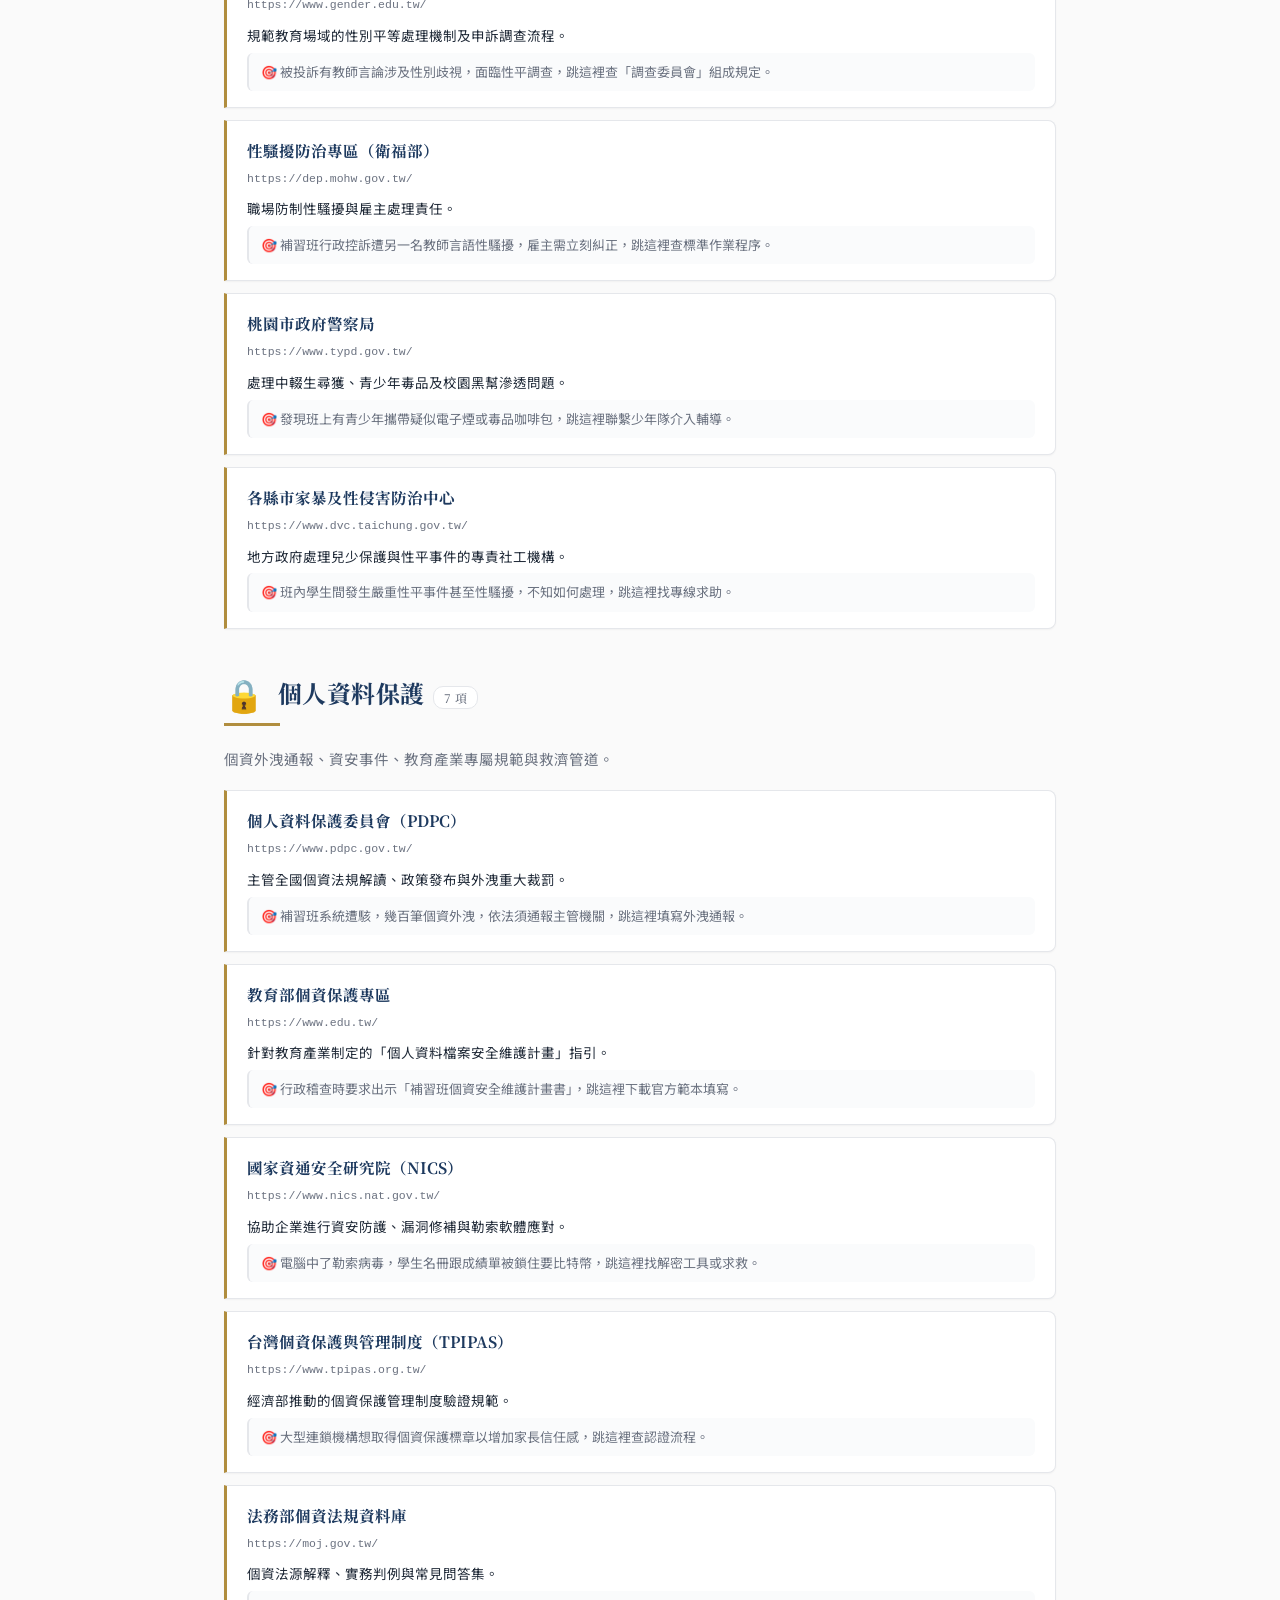
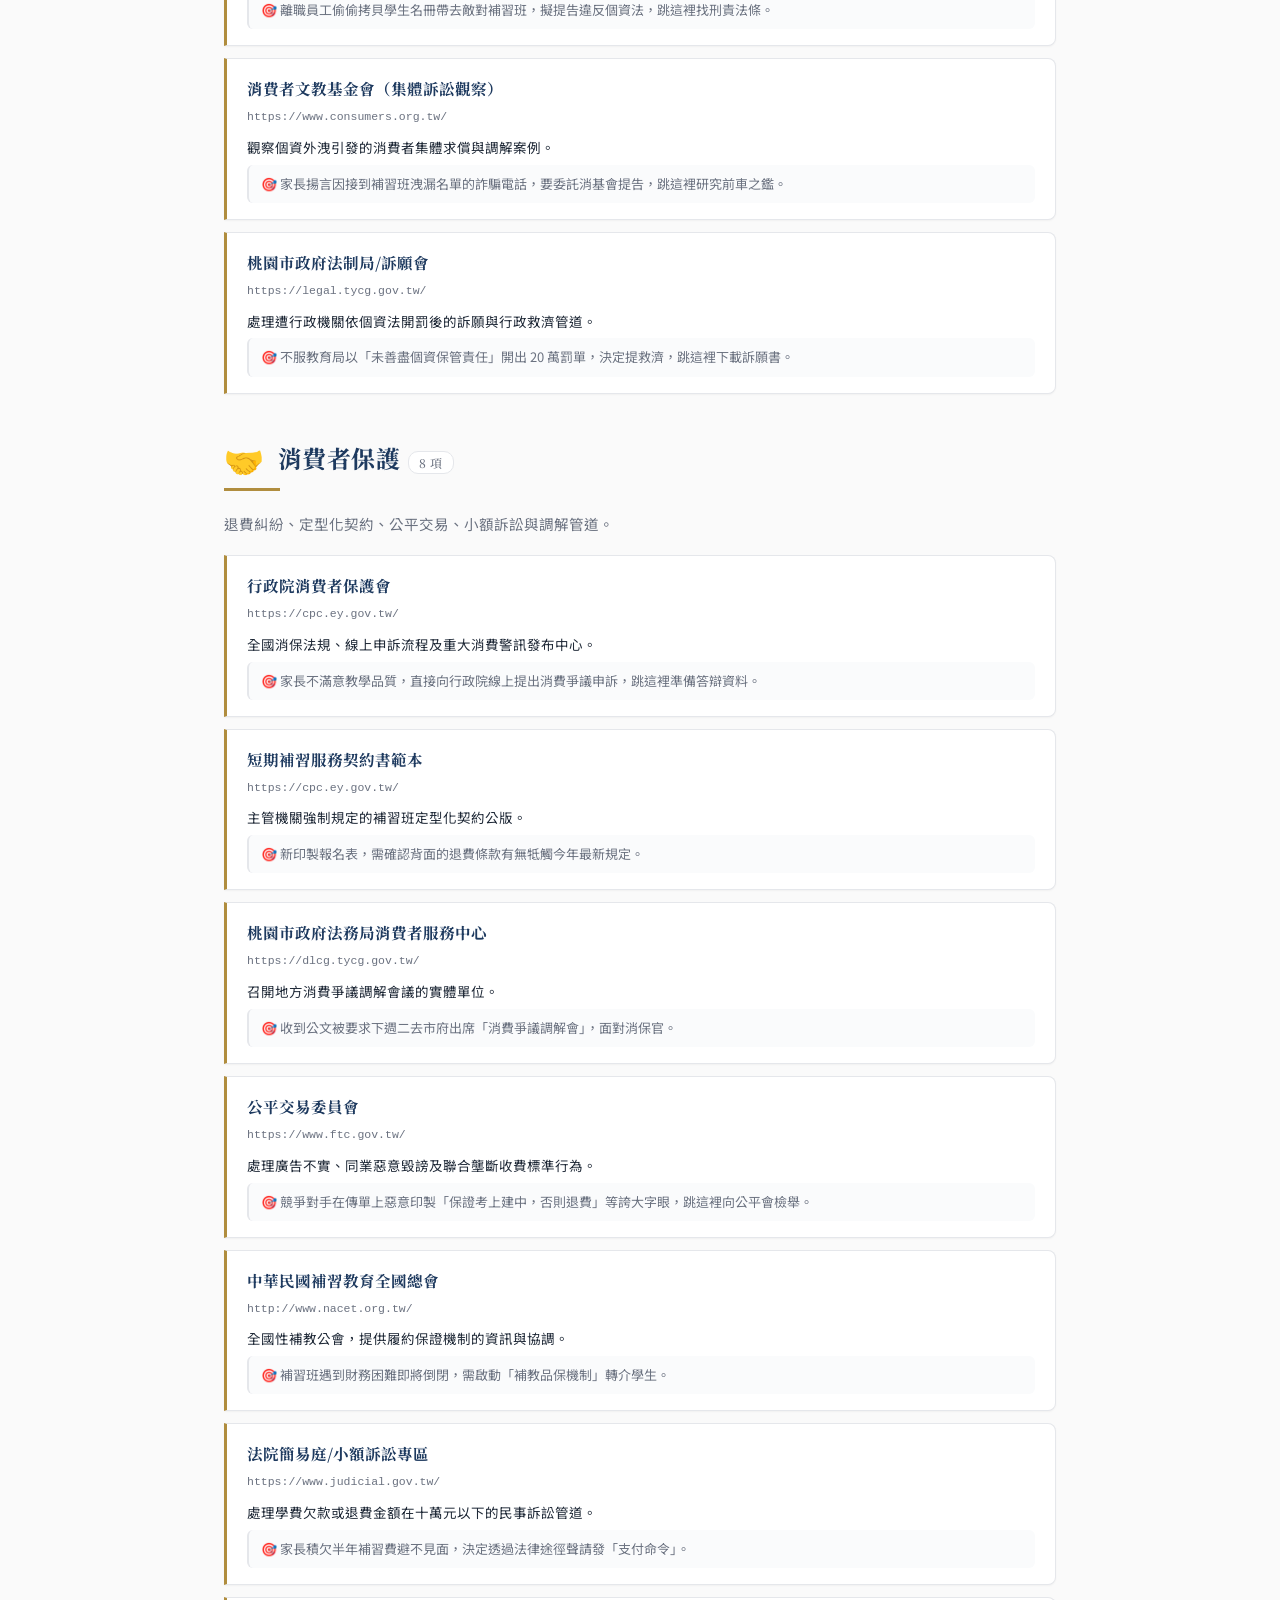
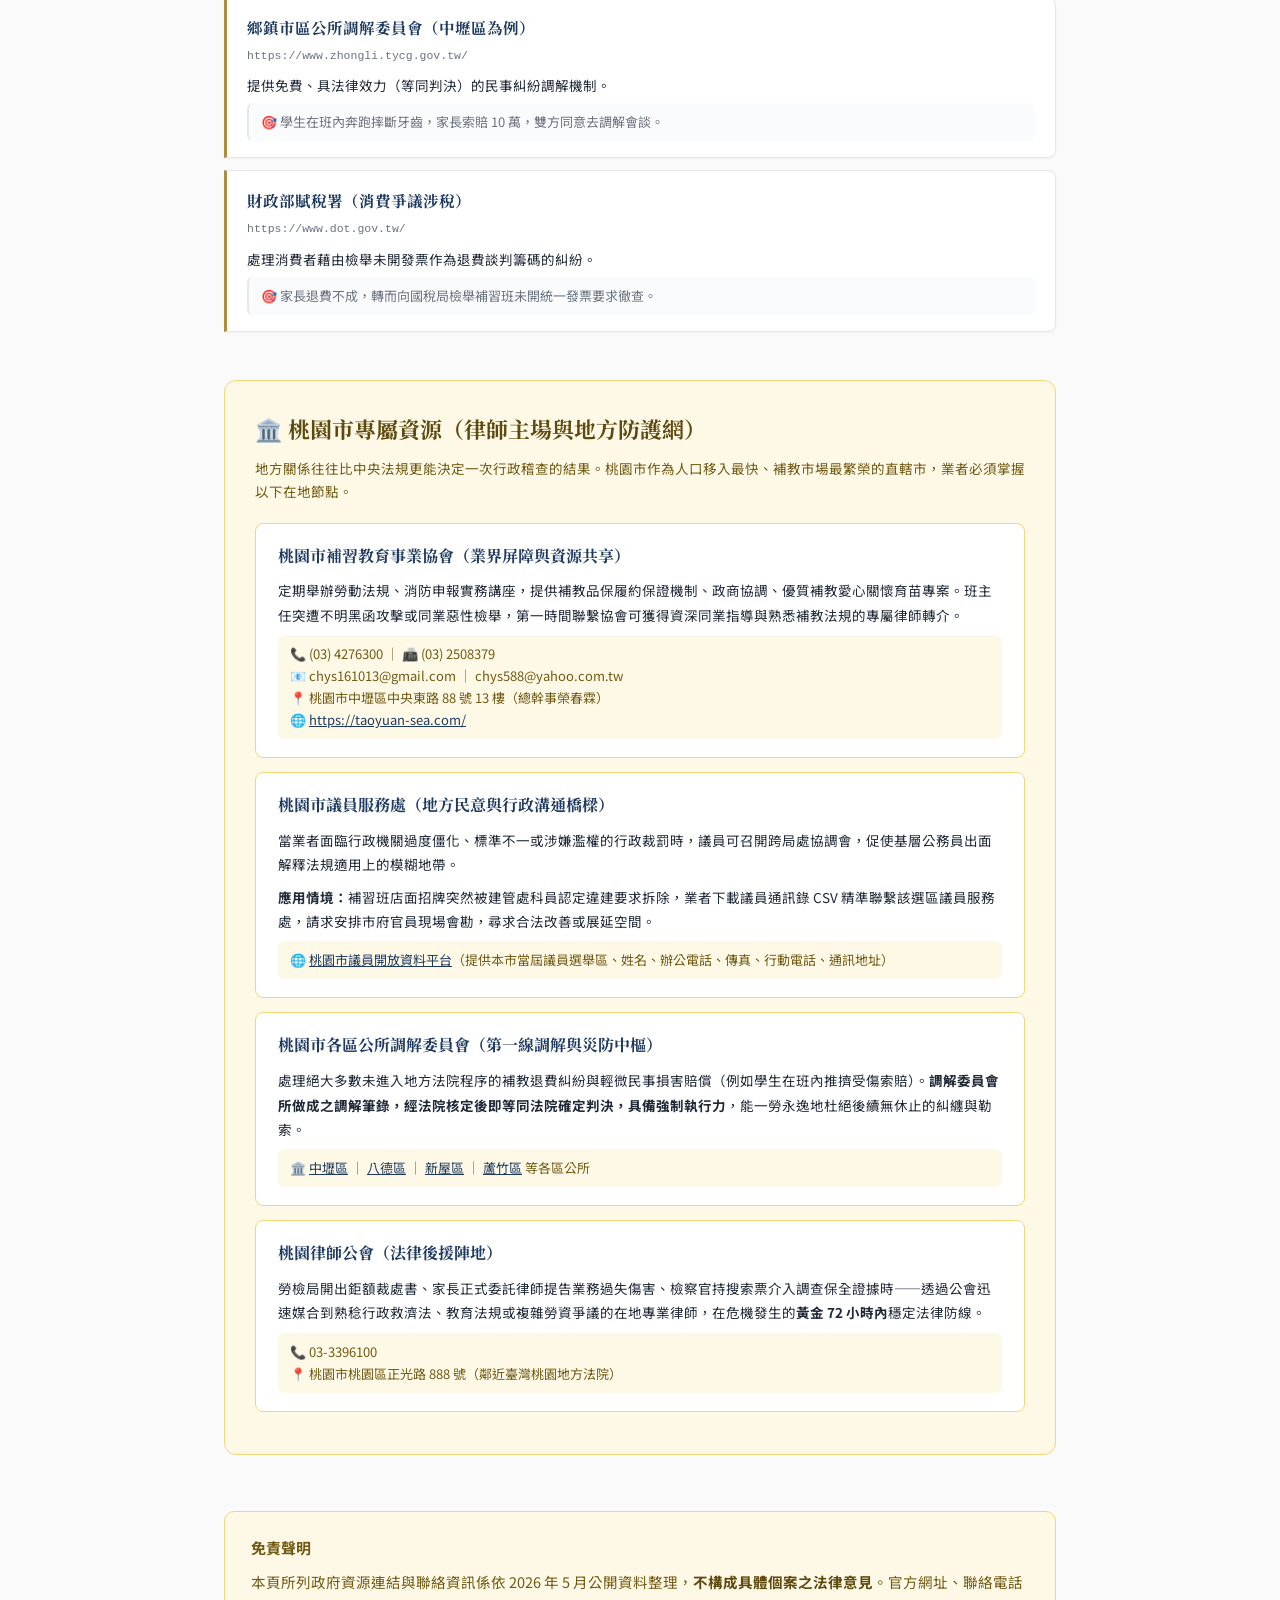
<file: cross-check.html>
<!DOCTYPE html>
<html lang="zh-Hant">
<head>
<meta charset="UTF-8">
<meta name="viewport" content="width=device-width, initial-scale=1.0">
<meta name="description" content="補教業跨部會合規一站式查照中心——9 大領域 72 個官方資源、桃園市專屬資源、24 小時急救生命線。發生什麼事，跳哪裡。">
<title>跳查照中心｜補教業法務支援站</title>

<link rel="preconnect" href="https://fonts.googleapis.com">
<link rel="preconnect" href="https://fonts.gstatic.com" crossorigin>
<link href="https://fonts.googleapis.com/css2?family=Noto+Sans+TC:wght@400;500;700&family=Noto+Serif+TC:wght@500;700;900&display=swap" rel="stylesheet">

<style>
:root {
  --color-primary: #1e3a5f;
  --color-primary-dark: #142840;
  --color-primary-light: #2c4f7c;
  --color-secondary: #1b3a3a;
  --color-accent: #b08d3e;
  --color-accent-light: #d4b25a;
  --color-warn: #b91c1c;
  --color-warn-bg: #fef2f2;
  --color-ok: #15803d;
  --color-ok-bg: #f0fdf4;
  --color-test: #92400e;
  --color-test-bg: #fef3c7;
  --color-bg: #fafafa;
  --color-bg-card: #ffffff;
  --color-text: #1f2937;
  --color-text-muted: #6b7280;
  --color-border: #e5e7eb;
  --font-sans: 'Noto Sans TC', -apple-system, BlinkMacSystemFont, 'PingFang TC', 'Microsoft JhengHei', sans-serif;
  --font-serif: 'Noto Serif TC', 'Songti TC', 'PMingLiU', serif;
  --shadow-sm: 0 1px 2px rgba(0,0,0,0.04);
  --shadow-md: 0 1px 3px rgba(0,0,0,0.06), 0 1px 2px rgba(0,0,0,0.04);
  --shadow-lg: 0 10px 25px rgba(0,0,0,0.08), 0 4px 10px rgba(0,0,0,0.04);
}

* { box-sizing: border-box; margin: 0; padding: 0; }
html { scroll-behavior: smooth; }
body {
  font-family: var(--font-sans);
  font-size: 16px;
  line-height: 1.8;
  color: var(--color-text);
  background: var(--color-bg);
  -webkit-font-smoothing: antialiased;
  -moz-osx-font-smoothing: grayscale;
}
a { color: var(--color-primary); }

.navbar {
  position: sticky;
  top: 0;
  background: rgba(255,255,255,0.96);
  backdrop-filter: blur(12px);
  -webkit-backdrop-filter: blur(12px);
  border-bottom: 1px solid var(--color-border);
  z-index: 100;
  padding: 14px 24px;
}
.navbar-inner {
  max-width: 980px;
  margin: 0 auto;
  display: flex;
  justify-content: space-between;
  align-items: center;
  gap: 16px;
  flex-wrap: wrap;
}
.brand {
  font-family: var(--font-serif);
  font-weight: 700;
  color: var(--color-primary);
  font-size: 16px;
  letter-spacing: 0.02em;
  text-decoration: none;
}
.brand .brand-mark {
  display: inline-block;
  width: 6px;
  height: 18px;
  background: var(--color-accent);
  margin-right: 10px;
  vertical-align: -3px;
}
.nav-back {
  font-size: 14px;
  color: var(--color-text-muted);
  text-decoration: none;
}
.nav-back:hover { color: var(--color-primary); }

/* 子頁 hero */
.subhero {
  background: linear-gradient(135deg, var(--color-primary-dark) 0%, var(--color-primary) 50%, var(--color-secondary) 100%);
  color: white;
  padding: 64px 24px 56px;
  text-align: center;
  position: relative;
  overflow: hidden;
}
.subhero::before {
  content: '';
  position: absolute;
  inset: 0;
  background-image:
    radial-gradient(circle at 18% 28%, rgba(176, 141, 62, 0.18) 0%, transparent 50%);
  pointer-events: none;
}
.subhero-inner { position: relative; max-width: 780px; margin: 0 auto; }
.subhero-tag {
  display: inline-block;
  background: rgba(255,255,255,0.12);
  border: 1px solid rgba(255,255,255,0.18);
  padding: 6px 18px;
  border-radius: 999px;
  font-size: 13px;
  letter-spacing: 0.15em;
  margin-bottom: 20px;
  font-weight: 500;
}
.subhero h1 {
  font-family: var(--font-serif);
  font-size: 36px;
  font-weight: 900;
  line-height: 1.35;
  margin-bottom: 16px;
  letter-spacing: 0.02em;
}
.subhero h1 .accent { color: var(--color-accent-light); }
.subhero .lead {
  font-size: 16px;
  line-height: 1.85;
  opacity: 0.92;
  max-width: 680px;
  margin: 0 auto;
}

/* TOC 快速導覽 */
.toc {
  background: white;
  border-bottom: 1px solid var(--color-border);
  padding: 18px 24px;
  position: sticky;
  top: 60px;
  z-index: 90;
  box-shadow: var(--shadow-sm);
}
.toc-inner {
  max-width: 980px;
  margin: 0 auto;
  display: flex;
  gap: 8px 14px;
  flex-wrap: wrap;
  font-size: 14px;
  align-items: center;
}
.toc-label {
  font-family: var(--font-serif);
  font-weight: 700;
  color: var(--color-primary);
  font-size: 13px;
  letter-spacing: 0.08em;
  margin-right: 4px;
}
.toc a {
  color: var(--color-text);
  text-decoration: none;
  padding: 4px 10px;
  border-radius: 6px;
  border: 1px solid var(--color-border);
  background: #fafbfc;
  transition: all 0.15s;
  white-space: nowrap;
}
.toc a:hover {
  background: var(--color-primary);
  color: white;
  border-color: var(--color-primary);
}
.toc a.emergency { background: var(--color-warn-bg); color: var(--color-warn); border-color: #fecaca; }
.toc a.emergency:hover { background: var(--color-warn); color: white; border-color: var(--color-warn); }
.toc a.tyc { background: #fef9e7; color: #715a13; border-color: #f1d77a; }
.toc a.tyc:hover { background: var(--color-accent); color: white; border-color: var(--color-accent); }

/* 主內容 */
main {
  max-width: 880px;
  margin: 0 auto;
  padding: 32px 24px 64px;
}

/* 緊急生命線區塊 */
.emergency {
  background: #2a0a0a;
  background: linear-gradient(135deg, #3a0e0e 0%, #2a0a0a 100%);
  color: white;
  padding: 36px 32px;
  border-radius: 14px;
  margin-bottom: 48px;
  box-shadow: 0 8px 24px rgba(185, 28, 28, 0.18);
  position: relative;
  overflow: hidden;
}
.emergency::before {
  content: '';
  position: absolute;
  top: 0; left: 0; right: 0;
  height: 4px;
  background: linear-gradient(90deg, #ef4444, #fca5a5, #ef4444);
}
.emergency h2 {
  font-family: var(--font-serif);
  font-size: 24px;
  font-weight: 700;
  margin-bottom: 10px;
  color: #fca5a5;
  letter-spacing: 0.04em;
}
.emergency .sub {
  font-size: 14px;
  color: #fecaca;
  margin-bottom: 24px;
  line-height: 1.7;
}
.emergency-grid {
  display: grid;
  grid-template-columns: repeat(auto-fit, minmax(220px, 1fr));
  gap: 14px;
  margin-bottom: 12px;
}
.emergency-card {
  background: rgba(255,255,255,0.06);
  border: 1px solid rgba(252, 165, 165, 0.2);
  border-radius: 8px;
  padding: 16px 18px;
}
.emergency-num {
  font-family: var(--font-serif);
  font-size: 30px;
  font-weight: 900;
  color: #fca5a5;
  line-height: 1;
  margin-bottom: 6px;
}
.emergency-name {
  font-weight: 700;
  font-size: 14.5px;
  margin-bottom: 4px;
  color: white;
}
.emergency-when {
  font-size: 13px;
  color: #fecaca;
  line-height: 1.7;
}

/* 章節 */
.chapter { margin: 48px 0 24px; scroll-margin-top: 120px; }
.chapter-header {
  display: flex;
  align-items: center;
  gap: 14px;
  margin-bottom: 8px;
}
.chapter-icon {
  font-size: 32px;
  line-height: 1;
  flex-shrink: 0;
}
.chapter-title {
  font-family: var(--font-serif);
  font-size: 24px;
  color: var(--color-primary);
  font-weight: 700;
  line-height: 1.3;
  letter-spacing: 0.02em;
}
.chapter-count {
  display: inline-block;
  background: var(--color-bg-card);
  border: 1px solid var(--color-border);
  color: var(--color-text-muted);
  font-size: 12px;
  font-weight: 500;
  padding: 3px 10px;
  border-radius: 10px;
  margin-left: 8px;
}
.chapter-divider {
  width: 56px;
  height: 3px;
  background: var(--color-accent);
  margin: 14px 0 20px;
}

/* 資源卡片 grid */
.resource-grid {
  display: grid;
  grid-template-columns: 1fr;
  gap: 12px;
}
.resource-card {
  background: white;
  border: 1px solid var(--color-border);
  border-left: 3px solid var(--color-accent);
  border-radius: 0 8px 8px 0;
  padding: 16px 20px;
  box-shadow: var(--shadow-sm);
  transition: all 0.15s;
}
.resource-card:hover {
  border-left-color: var(--color-primary);
  box-shadow: var(--shadow-md);
}
.resource-card .res-name {
  font-family: var(--font-serif);
  font-weight: 700;
  color: var(--color-primary);
  font-size: 15.5px;
  margin-bottom: 4px;
}
.resource-card .res-name a {
  color: inherit;
  text-decoration: none;
  border-bottom: 1px dotted transparent;
  transition: border-color 0.15s;
}
.resource-card .res-name a:hover {
  border-bottom-color: var(--color-accent);
}
.resource-card .res-url {
  font-family: 'Consolas', 'Monaco', monospace;
  font-size: 11.5px;
  color: var(--color-text-muted);
  word-break: break-all;
  margin-bottom: 8px;
}
.resource-card .res-purpose {
  font-size: 13.5px;
  color: var(--color-text);
  line-height: 1.7;
  margin-bottom: 6px;
}
.resource-card .res-when {
  font-size: 13px;
  color: var(--color-text-muted);
  line-height: 1.7;
  padding: 8px 12px;
  background: #fafbfc;
  border-radius: 6px;
  border-left: 2px solid var(--color-border);
}
.resource-card .res-when::before {
  content: '🎯 ';
}

/* 桃園專屬區 */
.tyc-special {
  background: #fef9e7;
  border: 1px solid #f1d77a;
  border-radius: 12px;
  padding: 28px 30px;
  margin: 48px 0 24px;
}
.tyc-special h2 {
  font-family: var(--font-serif);
  color: #5e4a0e;
  font-size: 22px;
  font-weight: 700;
  margin-bottom: 8px;
}
.tyc-special .sub {
  color: #715a13;
  font-size: 13.5px;
  margin-bottom: 20px;
  line-height: 1.7;
}
.tyc-card {
  background: white;
  border: 1px solid #f1d77a;
  border-radius: 8px;
  padding: 18px 22px;
  margin-bottom: 14px;
}
.tyc-card h4 {
  font-family: var(--font-serif);
  color: var(--color-primary);
  font-size: 16px;
  font-weight: 700;
  margin-bottom: 8px;
}
.tyc-card p {
  font-size: 13.5px;
  line-height: 1.8;
  color: var(--color-text);
  margin-bottom: 6px;
}
.tyc-card .contact {
  font-size: 13px;
  color: #715a13;
  background: #fef9e7;
  padding: 8px 12px;
  border-radius: 6px;
  margin-top: 8px;
  line-height: 1.7;
}

/* 免責 */
.disclaimer {
  background: #fef9e7;
  border: 1px solid #f1d77a;
  border-radius: 10px;
  padding: 22px 26px;
  margin: 56px 0 0;
  font-size: 14.5px;
  line-height: 1.8;
  color: #715a13;
}
.disclaimer strong { color: #5e4a0e; }
.disclaimer-title {
  font-weight: 700;
  display: block;
  margin-bottom: 8px;
  font-size: 15px;
}

footer {
  background: #1a1a1a;
  color: #9ca3af;
  padding: 36px 24px;
  text-align: center;
  font-size: 13px;
  line-height: 1.8;
  margin-top: 64px;
}
footer .footer-brand {
  color: white;
  font-family: var(--font-serif);
  font-size: 16px;
  margin-bottom: 6px;
}
footer .footer-version {
  margin-top: 8px;
  opacity: 0.55;
  font-size: 12px;
  letter-spacing: 0.08em;
}

@media (max-width: 720px) {
  .subhero { padding: 48px 20px 44px; }
  .subhero h1 { font-size: 24px; }
  .chapter-header { gap: 10px; }
  .chapter-icon { font-size: 26px; }
  .chapter-title { font-size: 19px; }
  main { padding: 24px 14px 48px; }
  .emergency { padding: 26px 20px; }
  .emergency h2 { font-size: 20px; }
  .toc { padding: 12px 16px; top: 56px; }
  .toc-inner { font-size: 13px; }
}
</style>
</head>
<body>

<nav class="navbar">
  <div class="navbar-inner">
    <a class="brand" href="./index.html"><span class="brand-mark"></span>補教業法務支援站</a>
    <a class="nav-back" href="./index.html">← 回首頁</a>
  </div>
</nav>

<header class="subhero">
  <div class="subhero-inner">
    <div class="subhero-tag">跨部會合規 　·　 一站式查照</div>
    <h1>跳查照中心<br><span class="accent">發生什麼事，跳哪裡</span></h1>
    <p class="lead">補教業者 9 大領域 72 個官方資源、桃園市專屬資源、24 小時急救生命線。從教育、勞動、稅務、消防、建管、衛生、警政、個資、消費者保護全面盤點——遇到事，先在這裡找下一步要按哪個按鈕。</p>
  </div>
</header>

<nav class="toc">
  <div class="toc-inner">
    <span class="toc-label">快速跳轉</span>
    <a href="#emergency" class="emergency">🚨 急救生命線</a>
    <a href="#edu">📚 教育</a>
    <a href="#labor">⚖️ 勞動</a>
    <a href="#tax">💰 稅務</a>
    <a href="#fire">🚒 消防</a>
    <a href="#build">🏗️ 建管</a>
    <a href="#health">🏥 衛生</a>
    <a href="#police">🚨 警政</a>
    <a href="#privacy">🔒 個資</a>
    <a href="#consumer">🤝 消費者</a>
    <a href="#tyc" class="tyc">🏛️ 桃園專屬</a>
  </div>
</nav>

<main>

<!-- 急救生命線 -->
<section class="emergency" id="emergency">
  <h2>🚨 24 小時急救生命線</h2>
  <p class="sub">突發事件黃金處理時間僅 15-30 分鐘，未撥打正確號碼可能讓負責人面臨「業務過失」或「未盡法定通報義務」的刑事追訴。以下 5 條專線必須以大字體印製於 A4 表單最高處。</p>

  <div class="emergency-grid">
    <div class="emergency-card">
      <div class="emergency-num">113</div>
      <div class="emergency-name">兒少保護／家暴專線</div>
      <div class="emergency-when">發現學童異常外傷／精神恍惚／聽聞遭家暴 → 24 小時內必須通報，知情不報重罰並可吊銷補教資格。提供 5 種語言通譯。</div>
    </div>
    <div class="emergency-card">
      <div class="emergency-num">1955</div>
      <div class="emergency-name">勞工諮詢申訴專線</div>
      <div class="emergency-when">外籍教師合約爭議、稅務扣繳爭議、就醫語言不通時 → 立即啟動即時通譯，降溫勞資衝突的跨國公關緩衝。</div>
    </div>
    <div class="emergency-card">
      <div class="emergency-num">119</div>
      <div class="emergency-name">火警／救護</div>
      <div class="emergency-when">火災、學童氣喘休克、嚴重癲癇。處理完物理危機後，<strong style="color:#fef3c7;">必須補登校安通報網</strong>完成行政通報。</div>
    </div>
    <div class="emergency-card">
      <div class="emergency-num">110</div>
      <div class="emergency-name">治安／刑事</div>
      <div class="emergency-when">恐龍家長持械闖入、精神異常人士徘徊校門。後續同樣必須補登教育部校安通報網。</div>
    </div>
    <div class="emergency-card">
      <div class="emergency-num">112</div>
      <div class="emergency-name">急難救助（訊號死角）</div>
      <div class="emergency-when">移地訓練、戶外教學、山區露營遇土石流或意外。<strong style="color:#fef3c7;">無 SIM 卡或無訊號時的最後底線</strong>，強制切入任何可用網絡。</div>
    </div>
    <div class="emergency-card">
      <div class="emergency-num">165</div>
      <div class="emergency-name">反詐騙專線（企業防護）</div>
      <div class="emergency-when">第三方冒名補教機構發送繳費詐騙簡訊給家長 → 第一時間報案留存編號，能切斷補習班的連帶賠償責任。</div>
    </div>
  </div>
</section>

<!-- 教育領域 -->
<section class="chapter" id="edu">
  <div class="chapter-header">
    <div class="chapter-icon">📚</div>
    <div class="chapter-title">教育領域<span class="chapter-count">10 項</span></div>
  </div>
  <div class="chapter-divider"></div>
  <p style="color: var(--color-text-muted); margin-bottom: 18px; font-size: 14.5px;">立案、師資查核、教育法規與校安通報。</p>

  <div class="resource-grid">
    <div class="resource-card">
      <div class="res-name"><a href="https://bsb.kh.edu.tw/" target="_blank">全國短期補習班資訊管理系統</a></div>
      <div class="res-url">https://bsb.kh.edu.tw/</div>
      <div class="res-purpose">查詢全國合法立案補習班資料及列印相關表單。</div>
      <div class="res-when">家長質疑合法性或同業檢舉未立案，跳這裡展示合法立案編號。</div>
    </div>
    <div class="resource-card">
      <div class="res-name"><a href="https://edu.law.moe.gov.tw/" target="_blank">教育部主管法規查詢系統</a></div>
      <div class="res-url">https://edu.law.moe.gov.tw/</div>
      <div class="res-purpose">檢索最新補習教育法、兒少法相關教育條文。</div>
      <div class="res-when">查核最新「補習班收退費基準」是否修改，跳這裡確認法條。</div>
    </div>
    <div class="resource-card">
      <div class="res-name"><a href="https://unfitinfo.moe.gov.tw/" target="_blank">全國不適任教育人員通報系統</a></div>
      <div class="res-url">https://unfitinfo.moe.gov.tw/</div>
      <div class="res-purpose">補習班聘任教職員前之強制性背景查核。</div>
      <div class="res-when">面試新進外師或輔導老師前，確認有無性侵或違法前科。</div>
    </div>
    <div class="resource-card">
      <div class="res-name"><a href="https://law.moj.gov.tw/" target="_blank">全國法規資料庫</a></div>
      <div class="res-url">https://law.moj.gov.tw/</div>
      <div class="res-purpose">跨部會綜合法律條文（民法、刑法、行政法）精確檢索。</div>
      <div class="res-when">遇到合約糾紛需要引用民法「定型化契約」條文，跳這裡印出法規。</div>
    </div>
    <div class="resource-card">
      <div class="res-name"><a href="https://www.yda.gov.tw/" target="_blank">青年發展署（志工與工讀規定）</a></div>
      <div class="res-url">https://www.yda.gov.tw/</div>
      <div class="res-purpose">規範大專院校學生赴補習班擔任實習或工讀生的指引。</div>
      <div class="res-when">聘請大學生擔任暑期課輔助理，確認工時與身分規範。</div>
    </div>
    <div class="resource-card">
      <div class="res-name"><a href="https://depart.moe.edu.tw/" target="_blank">教育部學生事務及特殊教育司</a></div>
      <div class="res-url">https://depart.moe.edu.tw/</div>
      <div class="res-purpose">特殊需求學生的輔導資源與法規界線。</div>
      <div class="res-when">班內收托身心障礙學童，需了解是否有設施設備補助或強制規定。</div>
    </div>
    <div class="resource-card">
      <div class="res-name"><a href="https://ws.wda.gov.tw/" target="_blank">外國專業人員工作許可專區</a></div>
      <div class="res-url">https://ws.wda.gov.tw/</div>
      <div class="res-purpose">外籍語文教師申請工作證之跨部會審查規定。</div>
      <div class="res-when">欲聘請美籍外教，卻不知道教育部的學歷採認標準，跳這裡比對。</div>
    </div>
    <div class="resource-card">
      <div class="res-name"><a href="http://www.tyc.edu.tw/" target="_blank">桃園市政府教育局</a></div>
      <div class="res-url">http://www.tyc.edu.tw/</div>
      <div class="res-purpose">下載地方教育局專屬的表單與民眾常用檔案。</div>
      <div class="res-when">準備向教育局提報「優質補教、愛心關懷」公益活動資料，跳這裡下載表單。</div>
    </div>
    <div class="resource-card">
      <div class="res-name"><a href="https://csrc.edu.tw/" target="_blank">教育部校園安全通報網</a></div>
      <div class="res-url">https://csrc.edu.tw/</div>
      <div class="res-purpose">發生重大校園（含補教機構）安全事件之法定通報窗口。</div>
      <div class="res-when">學生在班內發生嚴重意外或傳染病群聚感染，跳這裡進行校安通報。</div>
    </div>
  </div>
</section>

<!-- 勞動領域 -->
<section class="chapter" id="labor">
  <div class="chapter-header">
    <div class="chapter-icon">⚖️</div>
    <div class="chapter-title">勞動領域<span class="chapter-count">10 項</span></div>
  </div>
  <div class="chapter-divider"></div>
  <p style="color: var(--color-text-muted); margin-bottom: 18px; font-size: 14.5px;">勞檢、勞健保、外勞、加班費試算與工作規則。</p>

  <div class="resource-grid">
    <div class="resource-card">
      <div class="res-name"><a href="https://fw.wda.gov.tw/wda-employer/" target="_blank">1955 勞工諮詢申訴專線網</a></div>
      <div class="res-url">https://fw.wda.gov.tw/wda-employer/</div>
      <div class="res-purpose">提供移工、雇主與仲介的雙語諮詢與申訴整合服務。</div>
      <div class="res-when">外籍教師與班主任發生薪資扣減糾紛，需官方介入解釋。</div>
    </div>
    <div class="resource-card">
      <div class="res-name"><a href="https://www.mol.gov.tw/" target="_blank">勞動部民意信箱與申訴專區</a></div>
      <div class="res-url">https://www.mol.gov.tw/</div>
      <div class="res-purpose">處理職場平權、勞保勞退及勞動檢查的官方入口。</div>
      <div class="res-when">被離職員工惡意向勞工局檢舉未給加班費，需提交說明。</div>
    </div>
    <div class="resource-card">
      <div class="res-name"><a href="https://www.bli.gov.tw/" target="_blank">勞工保險局（網路 e 指通）</a></div>
      <div class="res-url">https://www.bli.gov.tw/</div>
      <div class="res-purpose">辦理員工勞保、就保、職保及勞退提撥加退保。</div>
      <div class="res-when">新聘兼職輔導老師報到第一天，需立刻辦理加保。</div>
    </div>
    <div class="resource-card">
      <div class="res-name"><a href="https://calc.mol.gov.tw/" target="_blank">加班費試算系統（勞動部）</a></div>
      <div class="res-url">https://calc.mol.gov.tw/</div>
      <div class="res-purpose">官方提供的平日、休息日與國定假日加班費精確試算工具。</div>
      <div class="res-when">考前衝刺班要求導師週末連上 12 小時，需計算合法加班費。</div>
    </div>
    <div class="resource-card">
      <div class="res-name"><a href="https://calc.mol.gov.tw/" target="_blank">特別休假日數試算系統</a></div>
      <div class="res-url">https://calc.mol.gov.tw/</div>
      <div class="res-purpose">輸入到職日即可算出符合勞基法的特休天數。</div>
      <div class="res-when">資深行政老師詢問今年還有幾天特休假未休，跳這裡輸入日期防爭議。</div>
    </div>
    <div class="resource-card">
      <div class="res-name"><a href="https://www.osha.gov.tw/" target="_blank">職業安全衛生署</a></div>
      <div class="res-url">https://www.osha.gov.tw/</div>
      <div class="res-purpose">補習班室內空氣品質、照明標準及職業災害預防規範。</div>
      <div class="res-when">勞檢員查核補習班是否有訂定「職業安全衛生管理計畫」。</div>
    </div>
    <div class="resource-card">
      <div class="res-name"><a href="https://www.nhi.gov.tw/" target="_blank">中央健康保險署（企業專區）</a></div>
      <div class="res-url">https://www.nhi.gov.tw/</div>
      <div class="res-purpose">雇主辦理二代健保補充保費申報與員工健保加退。</div>
      <div class="res-when">發放外聘名師高額單次演講費，需扣繳二代健保補充保費。</div>
    </div>
    <div class="resource-card">
      <div class="res-name"><a href="https://www.mol.gov.tw/" target="_blank">工作規則參考範本（勞動部）</a></div>
      <div class="res-url">https://www.mol.gov.tw/</div>
      <div class="res-purpose">員工數達 30 人以上機構依法必須核備的工作規則公版範例。</div>
      <div class="res-when">補習班規模擴大超過 30 人，被要求向當地勞工局核備規章。</div>
    </div>
    <div class="resource-card">
      <div class="res-name"><a href="https://bosseating-hash.github.io/labor/" target="_blank">補習班雇傭關係學習網（本站姊妹站）</a></div>
      <div class="res-url">https://bosseating-hash.github.io/labor/</div>
      <div class="res-purpose">承攬 vs 雇傭從屬性三大支柱 + 18 項體檢清單 + 補習班專屬判決見解。</div>
      <div class="res-when">想評估鐘點教師是否會被認定為僱傭關係，跳這裡完整體檢。</div>
    </div>
  </div>
</section>

<!-- 稅務領域 -->
<section class="chapter" id="tax">
  <div class="chapter-header">
    <div class="chapter-icon">💰</div>
    <div class="chapter-title">稅務領域<span class="chapter-count">8 項</span></div>
  </div>
  <div class="chapter-divider"></div>
  <p style="color: var(--color-text-muted); margin-bottom: 18px; font-size: 14.5px;">扣繳憑單、營業稅、地方稅、發票界線與印花稅。</p>

  <div class="resource-grid">
    <div class="resource-card">
      <div class="res-name"><a href="https://tax.nat.gov.tw/" target="_blank">財政部電子申報繳稅服務網</a></div>
      <div class="res-url">https://tax.nat.gov.tw/</div>
      <div class="res-purpose">辦理各類所得扣繳暨免扣繳憑單、營業稅線上申報。</div>
      <div class="res-when">每年一月要將全體教職員去年的薪資單申報扣繳憑單，跳這裡下載軟體。</div>
    </div>
    <div class="resource-card">
      <div class="res-name"><a href="https://www.etax.nat.gov.tw/" target="_blank">財政部稅務入口網</a></div>
      <div class="res-url">https://www.etax.nat.gov.tw/</div>
      <div class="res-purpose">申請補發稅單、線上繳稅及查詢最新稅務解釋令。</div>
      <div class="res-when">房東要求補習班承擔租賃稅金，需查詢租金扣繳規定，跳這裡查解釋函。</div>
    </div>
    <div class="resource-card">
      <div class="res-name"><a href="https://www.ntbna.gov.tw/" target="_blank">各地區國稅局專區</a></div>
      <div class="res-url">https://www.ntbna.gov.tw/</div>
      <div class="res-purpose">處理補習班年度執行業務所得申報與查帳事宜。</div>
      <div class="res-when">收到國稅局要求提示補習班年度收費帳冊與支出憑證函文，跳這裡找專責窗口。</div>
    </div>
    <div class="resource-card">
      <div class="res-name"><a href="https://www.tax.ntpc.gov.tw/" target="_blank">各縣市地方稅務局</a></div>
      <div class="res-url">https://www.tax.ntpc.gov.tw/</div>
      <div class="res-purpose">處理房屋稅、地價稅、印花稅及娛樂稅。</div>
      <div class="res-when">補習班立案後，房東的房屋稅率從自用變更為營業用產生糾紛，跳這裡算稅率。</div>
    </div>
    <div class="resource-card">
      <div class="res-name"><a href="https://www.etax.nat.gov.tw/" target="_blank">統一發票與免發票查詢</a></div>
      <div class="res-url">https://www.etax.nat.gov.tw/</div>
      <div class="res-purpose">釐清補習班販售教材、文具是否需開立統一發票的界線。</div>
      <div class="res-when">單純代收代付的模擬考費被國稅局質疑應開發票，跳這裡查代收代付免稅要件。</div>
    </div>
    <div class="resource-card">
      <div class="res-name"><a href="https://www.stat.gov.tw/" target="_blank">稅務行業標準代碼查詢</a></div>
      <div class="res-url">https://www.stat.gov.tw/</div>
      <div class="res-purpose">確認短期補習班的行業代號以適用正確的費用標準率。</div>
      <div class="res-when">會計師詢問補習班適用的擴大書審純益率是多少，跳這裡查行業代碼。</div>
    </div>
    <div class="resource-card">
      <div class="res-name"><a href="https://www.etax.nat.gov.tw/" target="_blank">房地合一稅試算</a></div>
      <div class="res-url">https://www.etax.nat.gov.tw/</div>
      <div class="res-purpose">補習班負責人買賣自有產權補習班店面的重稅試算。</div>
      <div class="res-when">打算賣掉舊補習班搬到新地點，想知道會被課多少稅。</div>
    </div>
    <div class="resource-card">
      <div class="res-name"><a href="https://www.etax.nat.gov.tw/" target="_blank">印花稅網路申報系統</a></div>
      <div class="res-url">https://www.etax.nat.gov.tw/</div>
      <div class="res-purpose">繳納補習班各類銀錢收據（若未開立發票）的印花稅。</div>
      <div class="res-when">收到大筆學費現金並開立傳統收據給家長，依法須貼印花。</div>
    </div>
  </div>
</section>

<!-- 消防領域 -->
<section class="chapter" id="fire">
  <div class="chapter-header">
    <div class="chapter-icon">🚒</div>
    <div class="chapter-title">消防領域<span class="chapter-count">7 項</span></div>
  </div>
  <div class="chapter-divider"></div>
  <p style="color: var(--color-text-muted); margin-bottom: 18px; font-size: 14.5px;">消防安檢、防焰物品、防火管理人與停班停課查詢。</p>

  <div class="resource-grid">
    <div class="resource-card">
      <div class="res-name"><a href="https://www.nfa.gov.tw/" target="_blank">內政部消防署全球資訊網</a></div>
      <div class="res-url">https://www.nfa.gov.tw/</div>
      <div class="res-purpose">下載最新消防法規、防災演練指引與消防安檢標準。</div>
      <div class="res-when">消防局通知下週將進行年度突擊安檢，需核對自檢表，跳這裡下載。</div>
    </div>
    <div class="resource-card">
      <div class="res-name"><a href="https://www.nfa.gov.tw/" target="_blank">消防安全設備檢修申報系統</a></div>
      <div class="res-url">https://www.nfa.gov.tw/</div>
      <div class="res-purpose">供業者與消防設備師（士）連線上傳年度檢修報告。</div>
      <div class="res-when">每年規定月份必須申報消防安檢，確認委外廠商是否上傳成功。</div>
    </div>
    <div class="resource-card">
      <div class="res-name"><a href="https://www.nfa.gov.tw/" target="_blank">防焰物品查詢系統</a></div>
      <div class="res-url">https://www.nfa.gov.tw/</div>
      <div class="res-purpose">查詢補習班內的窗簾、地毯是否具備合格的防焰標籤。</div>
      <div class="res-when">新裝潢補習班，需確認採購的隔音地毯是否符合消防標準。</div>
    </div>
    <div class="resource-card">
      <div class="res-name"><a href="https://tyfd.tycg.gov.tw/" target="_blank">桃園市政府消防局</a></div>
      <div class="res-url">https://tyfd.tycg.gov.tw/</div>
      <div class="res-purpose">申請辦理自衛消防編組演練、防災宣導與地方安檢業務。</div>
      <div class="res-when">每半年必須舉辦一次教職員與學生的火災避難演練並通報，跳這裡下載通報表。</div>
    </div>
    <div class="resource-card">
      <div class="res-name"><a href="https://www.nfa.gov.tw/" target="_blank">防火管理人訓練資訊網</a></div>
      <div class="res-url">https://www.nfa.gov.tw/</div>
      <div class="res-purpose">查詢初訓與複訓課程開班資訊（補習班必須指派專人）。</div>
      <div class="res-when">班內的防火管理人證書滿三年即將過期，需要報名複訓。</div>
    </div>
    <div class="resource-card">
      <div class="res-name"><a href="https://www.nfa.gov.tw/" target="_blank">危險物品管理系統</a></div>
      <div class="res-url">https://www.nfa.gov.tw/</div>
      <div class="res-purpose">若理化補習班存放大量化學藥劑，需了解管制數量。</div>
      <div class="res-when">理化實驗課購買了酒精與化學品，擔心超過法定儲存管制量。</div>
    </div>
    <div class="resource-card">
      <div class="res-name"><a href="https://www.dgpa.gov.tw/" target="_blank">天然災害停止上班上課情形</a></div>
      <div class="res-url">https://www.dgpa.gov.tw/</div>
      <div class="res-purpose">查詢颱風、地震等天災時，各縣市政府發布的停班停課指示。</div>
      <div class="res-when">颱風天家長狂打電話問晚上補習班有沒有開，跳這裡確認官方公告。</div>
    </div>
  </div>
</section>

<!-- 建管領域 -->
<section class="chapter" id="build">
  <div class="chapter-header">
    <div class="chapter-icon">🏗️</div>
    <div class="chapter-title">建管領域<span class="chapter-count">7 項</span></div>
  </div>
  <div class="chapter-divider"></div>
  <p style="color: var(--color-text-muted); margin-bottom: 18px; font-size: 14.5px;">使用執照、室內裝修、土地分區與公寓大廈管理。</p>

  <div class="resource-grid">
    <div class="resource-card">
      <div class="res-name"><a href="https://www.nlma.gov.tw/" target="_blank">內政部國土管理署</a></div>
      <div class="res-url">https://www.nlma.gov.tw/</div>
      <div class="res-purpose">全國建築法規、室內裝修管理辦法與公共安全申報母法。</div>
      <div class="res-when">房東未經同意在大樓外牆掛巨型廣告被檢舉違建，波及補習班。</div>
    </div>
    <div class="resource-card">
      <div class="res-name"><a href="https://oba.tycg.gov.tw/" target="_blank">桃園市政府建築管理處</a></div>
      <div class="res-url">https://oba.tycg.gov.tw/</div>
      <div class="res-purpose">辦理建築物變更使用執照、室內裝修合格證明與違建查報。</div>
      <div class="res-when">租下新店面，要查這間房子以前的「使用執照」是不是 D-5（補習班類組）。</div>
    </div>
    <div class="resource-card">
      <div class="res-name"><a href="https://www.cpami.gov.tw/" target="_blank">建築物公安檢查申報系統</a></div>
      <div class="res-url">https://www.cpami.gov.tw/</div>
      <div class="res-purpose">補習班依法每年/每兩年必須申報建築物公安檢查。</div>
      <div class="res-when">收到市府函文警告公安申報已逾期，面臨 6 萬元罰鍰，跳這裡確認申報進度。</div>
    </div>
    <div class="resource-card">
      <div class="res-name"><a href="https://www.nlma.gov.tw/" target="_blank">綠建築與無障礙設施宣導網</a></div>
      <div class="res-url">https://www.nlma.gov.tw/</div>
      <div class="res-purpose">查詢現行無障礙坡道、無障礙廁所的設置寬度與面積標準。</div>
      <div class="res-when">立案科員要求補習班廁所必須改建為無障礙廁所才能過關，跳這裡查尺寸圖。</div>
    </div>
    <div class="resource-card">
      <div class="res-name"><a href="https://luz.tcd.gov.tw/" target="_blank">全國土地使用分區查詢系統</a></div>
      <div class="res-url">https://luz.tcd.gov.tw/</div>
      <div class="res-purpose">查詢該地段（如住宅區、商業區）是否容許設立補習班。</div>
      <div class="res-when">看到一間便宜的民宅想租來當補習班，怕該區禁止設立。</div>
    </div>
    <div class="resource-card">
      <div class="res-name"><a href="https://www.cpami.gov.tw/" target="_blank">室內裝修合格廠商查詢</a></div>
      <div class="res-url">https://www.cpami.gov.tw/</div>
      <div class="res-purpose">查詢裝潢設計公司是否有內政部核可的室修業登記證。</div>
      <div class="res-when">找統包工程行裝潢，擔心對方無法開立「室修合格證」導致無法立案。</div>
    </div>
    <div class="resource-card">
      <div class="res-name"><a href="https://law.moj.gov.tw/" target="_blank">公寓大廈管理條例查詢區</a></div>
      <div class="res-url">https://law.moj.gov.tw/</div>
      <div class="res-purpose">釐清補習班與大樓管委會之間的權利義務（如懸掛招牌）。</div>
      <div class="res-when">管委會以「學童太吵」為由，禁止補習班學生搭乘大樓電梯，跳這裡找抗辯法條。</div>
    </div>
  </div>
</section>

<!-- 衛生領域 -->
<section class="chapter" id="health">
  <div class="chapter-header">
    <div class="chapter-icon">🏥</div>
    <div class="chapter-title">衛生領域<span class="chapter-count">7 項</span></div>
  </div>
  <div class="chapter-divider"></div>
  <p style="color: var(--color-text-muted); margin-bottom: 18px; font-size: 14.5px;">傳染病、食安、噪音、飲水與室內空氣品質。</p>

  <div class="resource-grid">
    <div class="resource-card">
      <div class="res-name"><a href="https://www.cdc.gov.tw/" target="_blank">衛生福利部疾病管制署（CDC）</a></div>
      <div class="res-url">https://www.cdc.gov.tw/</div>
      <div class="res-purpose">傳染病防治法規、停課標準與最新疫情通報規定。</div>
      <div class="res-when">班內一週內出現三名學童確診腸病毒，家長恐慌，跳這裡查「法定停課標準」。</div>
    </div>
    <div class="resource-card">
      <div class="res-name"><a href="https://dph.tycg.gov.tw/" target="_blank">桃園市政府衛生局</a></div>
      <div class="res-url">https://dph.tycg.gov.tw/</div>
      <div class="res-purpose">地方公共衛生稽查、傳染病通報窗口與急救訓練。</div>
      <div class="res-when">衛生局來函要求提供教職員年度胸部 X 光（防結核病）體檢名冊，跳這裡下載格式。</div>
    </div>
    <div class="resource-card">
      <div class="res-name"><a href="https://www.fda.gov.tw/" target="_blank">食品藥物管理署</a></div>
      <div class="res-url">https://www.fda.gov.tw/</div>
      <div class="res-purpose">食品標示規定與「反毒資源專區」防範毒品進入校園。</div>
      <div class="res-when">補習班提供學童代訂晚餐，需確認供應商的食安登錄字號。</div>
    </div>
    <div class="resource-card">
      <div class="res-name"><a href="https://www.moenv.gov.tw/" target="_blank">環境部</a></div>
      <div class="res-url">https://www.moenv.gov.tw/</div>
      <div class="res-purpose">噪音管制、廢棄物清理與室內空氣品質（IAQ）標準。</div>
      <div class="res-when">鄰居檢舉補習班廣播與下課鐘聲太大聲違反噪音防制法，跳這裡查分貝標準。</div>
    </div>
    <div class="resource-card">
      <div class="res-name"><a href="https://dwq.moenv.gov.tw/" target="_blank">飲用水管理資訊網（環境部）</a></div>
      <div class="res-url">https://dwq.moenv.gov.tw/</div>
      <div class="res-purpose">規範補習班連續供水固定設備（飲水機）保養與檢驗。</div>
      <div class="res-when">環保局稽查飲水機，要求出示每季保養與大腸桿菌檢驗紀錄卡。</div>
    </div>
    <div class="resource-card">
      <div class="res-name"><a href="https://www.tydep.gov.tw/" target="_blank">桃園市政府環境保護局</a></div>
      <div class="res-url">https://www.tydep.gov.tw/</div>
      <div class="res-purpose">處理宣傳車噪音、傳單亂丟罰單及一般事業廢棄物清運。</div>
      <div class="res-when">工讀生在路口亂發傳單被環保局依廢清法開單告發，跳這裡繳納罰單或申訴。</div>
    </div>
    <div class="resource-card">
      <div class="res-name"><a href="https://iaq.moenv.gov.tw/" target="_blank">室內空氣品質資訊網</a></div>
      <div class="res-url">https://iaq.moenv.gov.tw/</div>
      <div class="res-purpose">針對大型補習班二氧化碳、甲醛濃度的連續監測要求。</div>
      <div class="res-when">被列管為公告場所的大型補習班，室內 CO2 超標遭家長投訴。</div>
    </div>
  </div>
</section>

<!-- 警政領域 -->
<section class="chapter" id="police">
  <div class="chapter-header">
    <div class="chapter-icon">🚨</div>
    <div class="chapter-title">警政與社會安全<span class="chapter-count">8 項</span></div>
  </div>
  <div class="chapter-divider"></div>
  <p style="color: var(--color-text-muted); margin-bottom: 18px; font-size: 14.5px;">兒少保護、反詐騙、良民證、性平調查與交通車監管。</p>

  <div class="resource-grid">
    <div class="resource-card">
      <div class="res-name"><a href="https://ecare.mohw.gov.tw/" target="_blank">關懷 e 起來（113 保護專線）</a></div>
      <div class="res-url">https://ecare.mohw.gov.tw/</div>
      <div class="res-purpose">衛福部建置之兒少保護、家暴及性侵害線上通報平台。</div>
      <div class="res-when">導師發現學童身上有嚴重瘀青且不敢回家，依法須在 24H 內通報。</div>
    </div>
    <div class="resource-card">
      <div class="res-name"><a href="https://165.npa.gov.tw/" target="_blank">警政署 165 全民防騙網</a></div>
      <div class="res-url">https://165.npa.gov.tw/</div>
      <div class="res-purpose">提供最新反詐騙宣導、詐騙 LINE ID 及涉詐網站查詢。</div>
      <div class="res-when">家長打來求證「收到簡訊說補習費扣款失敗要重匯？」跳這裡查該號碼是否涉詐。</div>
    </div>
    <div class="resource-card">
      <div class="res-name"><a href="https://www.npa.gov.tw/" target="_blank">內政部警政署全球資訊網</a></div>
      <div class="res-url">https://www.npa.gov.tw/</div>
      <div class="res-purpose">申請警察刑事紀錄證明（良民證）線上系統。</div>
      <div class="res-when">剛錄取的新老師推託沒空去辦良民證，班主任要幫他線上申請。</div>
    </div>
    <div class="resource-card">
      <div class="res-name"><a href="https://www.thb.gov.tw/" target="_blank">交通部公路局（交通車監管）</a></div>
      <div class="res-url">https://www.thb.gov.tw/</div>
      <div class="res-purpose">規範幼童專用車與補習班學生交通車的車齡與安檢。</div>
      <div class="res-when">警察臨檢補習班接送小巴，質疑改裝座椅超載違法。</div>
    </div>
    <div class="resource-card">
      <div class="res-name"><a href="https://www.gender.edu.tw/" target="_blank">性別平等教育全球資訊網</a></div>
      <div class="res-url">https://www.gender.edu.tw/</div>
      <div class="res-purpose">規範教育場域的性別平等處理機制及申訴調查流程。</div>
      <div class="res-when">被投訴有教師言論涉及性別歧視，面臨性平調查，跳這裡查「調查委員會」組成規定。</div>
    </div>
    <div class="resource-card">
      <div class="res-name"><a href="https://dep.mohw.gov.tw/" target="_blank">性騷擾防治專區（衛福部）</a></div>
      <div class="res-url">https://dep.mohw.gov.tw/</div>
      <div class="res-purpose">職場防制性騷擾與雇主處理責任。</div>
      <div class="res-when">補習班行政控訴遭另一名教師言語性騷擾，雇主需立刻糾正，跳這裡查標準作業程序。</div>
    </div>
    <div class="resource-card">
      <div class="res-name"><a href="https://www.typd.gov.tw/" target="_blank">桃園市政府警察局</a></div>
      <div class="res-url">https://www.typd.gov.tw/</div>
      <div class="res-purpose">處理中輟生尋獲、青少年毒品及校園黑幫滲透問題。</div>
      <div class="res-when">發現班上有青少年攜帶疑似電子煙或毒品咖啡包，跳這裡聯繫少年隊介入輔導。</div>
    </div>
    <div class="resource-card">
      <div class="res-name"><a href="https://www.dvc.taichung.gov.tw/" target="_blank">各縣市家暴及性侵害防治中心</a></div>
      <div class="res-url">https://www.dvc.taichung.gov.tw/</div>
      <div class="res-purpose">地方政府處理兒少保護與性平事件的專責社工機構。</div>
      <div class="res-when">班內學生間發生嚴重性平事件甚至性騷擾，不知如何處理，跳這裡找專線求助。</div>
    </div>
  </div>
</section>

<!-- 個資保護 -->
<section class="chapter" id="privacy">
  <div class="chapter-header">
    <div class="chapter-icon">🔒</div>
    <div class="chapter-title">個人資料保護<span class="chapter-count">7 項</span></div>
  </div>
  <div class="chapter-divider"></div>
  <p style="color: var(--color-text-muted); margin-bottom: 18px; font-size: 14.5px;">個資外洩通報、資安事件、教育產業專屬規範與救濟管道。</p>

  <div class="resource-grid">
    <div class="resource-card">
      <div class="res-name"><a href="https://www.pdpc.gov.tw/" target="_blank">個人資料保護委員會（PDPC）</a></div>
      <div class="res-url">https://www.pdpc.gov.tw/</div>
      <div class="res-purpose">主管全國個資法規解讀、政策發布與外洩重大裁罰。</div>
      <div class="res-when">補習班系統遭駭，幾百筆個資外洩，依法須通報主管機關，跳這裡填寫外洩通報。</div>
    </div>
    <div class="resource-card">
      <div class="res-name"><a href="https://www.edu.tw/" target="_blank">教育部個資保護專區</a></div>
      <div class="res-url">https://www.edu.tw/</div>
      <div class="res-purpose">針對教育產業制定的「個人資料檔案安全維護計畫」指引。</div>
      <div class="res-when">行政稽查時要求出示「補習班個資安全維護計畫書」，跳這裡下載官方範本填寫。</div>
    </div>
    <div class="resource-card">
      <div class="res-name"><a href="https://www.nics.nat.gov.tw/" target="_blank">國家資通安全研究院（NICS）</a></div>
      <div class="res-url">https://www.nics.nat.gov.tw/</div>
      <div class="res-purpose">協助企業進行資安防護、漏洞修補與勒索軟體應對。</div>
      <div class="res-when">電腦中了勒索病毒，學生名冊跟成績單被鎖住要比特幣，跳這裡找解密工具或求救。</div>
    </div>
    <div class="resource-card">
      <div class="res-name"><a href="https://www.tpipas.org.tw/" target="_blank">台灣個資保護與管理制度（TPIPAS）</a></div>
      <div class="res-url">https://www.tpipas.org.tw/</div>
      <div class="res-purpose">經濟部推動的個資保護管理制度驗證規範。</div>
      <div class="res-when">大型連鎖機構想取得個資保護標章以增加家長信任感，跳這裡查認證流程。</div>
    </div>
    <div class="resource-card">
      <div class="res-name"><a href="https://moj.gov.tw/" target="_blank">法務部個資法規資料庫</a></div>
      <div class="res-url">https://moj.gov.tw/</div>
      <div class="res-purpose">個資法源解釋、實務判例與常見問答集。</div>
      <div class="res-when">離職員工偷偷拷貝學生名冊帶去敵對補習班，擬提告違反個資法，跳這裡找刑責法條。</div>
    </div>
    <div class="resource-card">
      <div class="res-name"><a href="https://www.consumers.org.tw/" target="_blank">消費者文教基金會（集體訴訟觀察）</a></div>
      <div class="res-url">https://www.consumers.org.tw/</div>
      <div class="res-purpose">觀察個資外洩引發的消費者集體求償與調解案例。</div>
      <div class="res-when">家長揚言因接到補習班洩漏名單的詐騙電話，要委託消基會提告，跳這裡研究前車之鑑。</div>
    </div>
    <div class="resource-card">
      <div class="res-name"><a href="https://legal.tycg.gov.tw/" target="_blank">桃園市政府法制局/訴願會</a></div>
      <div class="res-url">https://legal.tycg.gov.tw/</div>
      <div class="res-purpose">處理遭行政機關依個資法開罰後的訴願與行政救濟管道。</div>
      <div class="res-when">不服教育局以「未善盡個資保管責任」開出 20 萬罰單，決定提救濟，跳這裡下載訴願書。</div>
    </div>
  </div>
</section>

<!-- 消費者保護 -->
<section class="chapter" id="consumer">
  <div class="chapter-header">
    <div class="chapter-icon">🤝</div>
    <div class="chapter-title">消費者保護<span class="chapter-count">8 項</span></div>
  </div>
  <div class="chapter-divider"></div>
  <p style="color: var(--color-text-muted); margin-bottom: 18px; font-size: 14.5px;">退費糾紛、定型化契約、公平交易、小額訴訟與調解管道。</p>

  <div class="resource-grid">
    <div class="resource-card">
      <div class="res-name"><a href="https://cpc.ey.gov.tw/" target="_blank">行政院消費者保護會</a></div>
      <div class="res-url">https://cpc.ey.gov.tw/</div>
      <div class="res-purpose">全國消保法規、線上申訴流程及重大消費警訊發布中心。</div>
      <div class="res-when">家長不滿意教學品質，直接向行政院線上提出消費爭議申訴，跳這裡準備答辯資料。</div>
    </div>
    <div class="resource-card">
      <div class="res-name"><a href="https://cpc.ey.gov.tw/" target="_blank">短期補習服務契約書範本</a></div>
      <div class="res-url">https://cpc.ey.gov.tw/</div>
      <div class="res-purpose">主管機關強制規定的補習班定型化契約公版。</div>
      <div class="res-when">新印製報名表，需確認背面的退費條款有無牴觸今年最新規定。</div>
    </div>
    <div class="resource-card">
      <div class="res-name"><a href="https://dlcg.tycg.gov.tw/" target="_blank">桃園市政府法務局消費者服務中心</a></div>
      <div class="res-url">https://dlcg.tycg.gov.tw/</div>
      <div class="res-purpose">召開地方消費爭議調解會議的實體單位。</div>
      <div class="res-when">收到公文被要求下週二去市府出席「消費爭議調解會」，面對消保官。</div>
    </div>
    <div class="resource-card">
      <div class="res-name"><a href="https://www.ftc.gov.tw/" target="_blank">公平交易委員會</a></div>
      <div class="res-url">https://www.ftc.gov.tw/</div>
      <div class="res-purpose">處理廣告不實、同業惡意毀謗及聯合壟斷收費標準行為。</div>
      <div class="res-when">競爭對手在傳單上惡意印製「保證考上建中，否則退費」等誇大字眼，跳這裡向公平會檢舉。</div>
    </div>
    <div class="resource-card">
      <div class="res-name"><a href="http://www.nacet.org.tw/" target="_blank">中華民國補習教育全國總會</a></div>
      <div class="res-url">http://www.nacet.org.tw/</div>
      <div class="res-purpose">全國性補教公會，提供履約保證機制的資訊與協調。</div>
      <div class="res-when">補習班遇到財務困難即將倒閉，需啟動「補教品保機制」轉介學生。</div>
    </div>
    <div class="resource-card">
      <div class="res-name"><a href="https://www.judicial.gov.tw/" target="_blank">法院簡易庭/小額訴訟專區</a></div>
      <div class="res-url">https://www.judicial.gov.tw/</div>
      <div class="res-purpose">處理學費欠款或退費金額在十萬元以下的民事訴訟管道。</div>
      <div class="res-when">家長積欠半年補習費避不見面，決定透過法律途徑聲請發「支付命令」。</div>
    </div>
    <div class="resource-card">
      <div class="res-name"><a href="https://www.zhongli.tycg.gov.tw/" target="_blank">鄉鎮市區公所調解委員會（中壢區為例）</a></div>
      <div class="res-url">https://www.zhongli.tycg.gov.tw/</div>
      <div class="res-purpose">提供免費、具法律效力（等同判決）的民事糾紛調解機制。</div>
      <div class="res-when">學生在班內奔跑摔斷牙齒，家長索賠 10 萬，雙方同意去調解會談。</div>
    </div>
    <div class="resource-card">
      <div class="res-name"><a href="https://www.dot.gov.tw/" target="_blank">財政部賦稅署（消費爭議涉稅）</a></div>
      <div class="res-url">https://www.dot.gov.tw/</div>
      <div class="res-purpose">處理消費者藉由檢舉未開發票作為退費談判籌碼的糾紛。</div>
      <div class="res-when">家長退費不成，轉而向國稅局檢舉補習班未開統一發票要求徹查。</div>
    </div>
  </div>
</section>

<!-- 桃園市專屬資源 -->
<section class="tyc-special" id="tyc">
  <h2>🏛️ 桃園市專屬資源（律師主場與地方防護網）</h2>
  <p class="sub">地方關係往往比中央法規更能決定一次行政稽查的結果。桃園市作為人口移入最快、補教市場最繁榮的直轄市，業者必須掌握以下在地節點。</p>

  <div class="tyc-card">
    <h4>桃園市補習教育事業協會（業界屏障與資源共享）</h4>
    <p>定期舉辦勞動法規、消防申報實務講座，提供補教品保履約保證機制、政商協調、優質補教愛心關懷育苗專案。班主任突遭不明黑函攻擊或同業惡性檢舉，第一時間聯繫協會可獲得資深同業指導與熟悉補教法規的專屬律師轉介。</p>
    <div class="contact">
      📞 (03) 4276300 ｜ 📠 (03) 2508379<br>
      📧 chys161013@gmail.com ｜ chys588@yahoo.com.tw<br>
      📍 桃園市中壢區中央東路 88 號 13 樓（總幹事榮春霖）<br>
      🌐 <a href="https://taoyuan-sea.com/" target="_blank">https://taoyuan-sea.com/</a>
    </div>
  </div>

  <div class="tyc-card">
    <h4>桃園市議員服務處（地方民意與行政溝通橋樑）</h4>
    <p>當業者面臨行政機關過度僵化、標準不一或涉嫌濫權的行政裁罰時，議員可召開跨局處協調會，促使基層公務員出面解釋法規適用上的模糊地帶。</p>
    <p style="margin-top: 8px;"><strong>應用情境：</strong>補習班店面招牌突然被建管處科員認定違建要求拆除，業者下載議員通訊錄 CSV 精準聯繫該選區議員服務處，請求安排市府官員現場會勘，尋求合法改善或展延空間。</p>
    <div class="contact">
      🌐 <a href="https://scidm.nchc.org.tw/dataset/best_wish99921/resource/a0158c0c-04a0-4570-8186-8209ea9ed8e4/nchcproxy" target="_blank">桃園市議員開放資料平台</a>（提供本市當屆議員選舉區、姓名、辦公電話、傳真、行動電話、通訊地址）
    </div>
  </div>

  <div class="tyc-card">
    <h4>桃園市各區公所調解委員會（第一線調解與災防中樞）</h4>
    <p>處理絕大多數未進入地方法院程序的補教退費糾紛與輕微民事損害賠償（例如學生在班內推擠受傷索賠）。<strong>調解委員會所做成之調解筆錄，經法院核定後即等同法院確定判決，具備強制執行力</strong>，能一勞永逸地杜絕後續無休止的糾纏與勒索。</p>
    <div class="contact">
      🏛️ <a href="https://www.zhongli.tycg.gov.tw/" target="_blank">中壢區</a> ｜ <a href="https://www.bade.tycg.gov.tw/" target="_blank">八德區</a> ｜ <a href="https://www.xinwu.tycg.gov.tw/" target="_blank">新屋區</a> ｜ <a href="https://www.luzhu.tycg.gov.tw/" target="_blank">蘆竹區</a> 等各區公所
    </div>
  </div>

  <div class="tyc-card">
    <h4>桃園律師公會（法律後援陣地）</h4>
    <p>勞檢局開出鉅額裁處書、家長正式委託律師提告業務過失傷害、檢察官持搜索票介入調查保全證據時——透過公會迅速媒合到熟稔行政救濟法、教育法規或複雜勞資爭議的在地專業律師，在危機發生的<strong>黃金 72 小時內</strong>穩定法律防線。</p>
    <div class="contact">
      📞 03-3396100<br>
      📍 桃園市桃園區正光路 888 號（鄰近臺灣桃園地方法院）
    </div>
  </div>
</section>

<div class="disclaimer">
  <span class="disclaimer-title">免責聲明</span>
  本頁所列政府資源連結與聯絡資訊係依 2026 年 5 月公開資料整理，<strong>不構成具體個案之法律意見</strong>。官方網址、聯絡電話可能因機關改組而變動，請以該機關當下公告為準。實際面臨稽查、訴訟、爭議時，請務必另行諮詢執業律師進行個案分析。
</div>

</main>

<footer>
  <div class="footer-brand">補教業法務支援站</div>
  <p>補教業者自助法務工具｜本站內容為法律資訊分享，不構成具體個案之法律意見</p>
  <p class="footer-version">cross-check.html v1.0 一站式跳查照中心　·　最後更新 民國一一五年五月二十七日</p>
</footer>

</body>
</html>
</file>
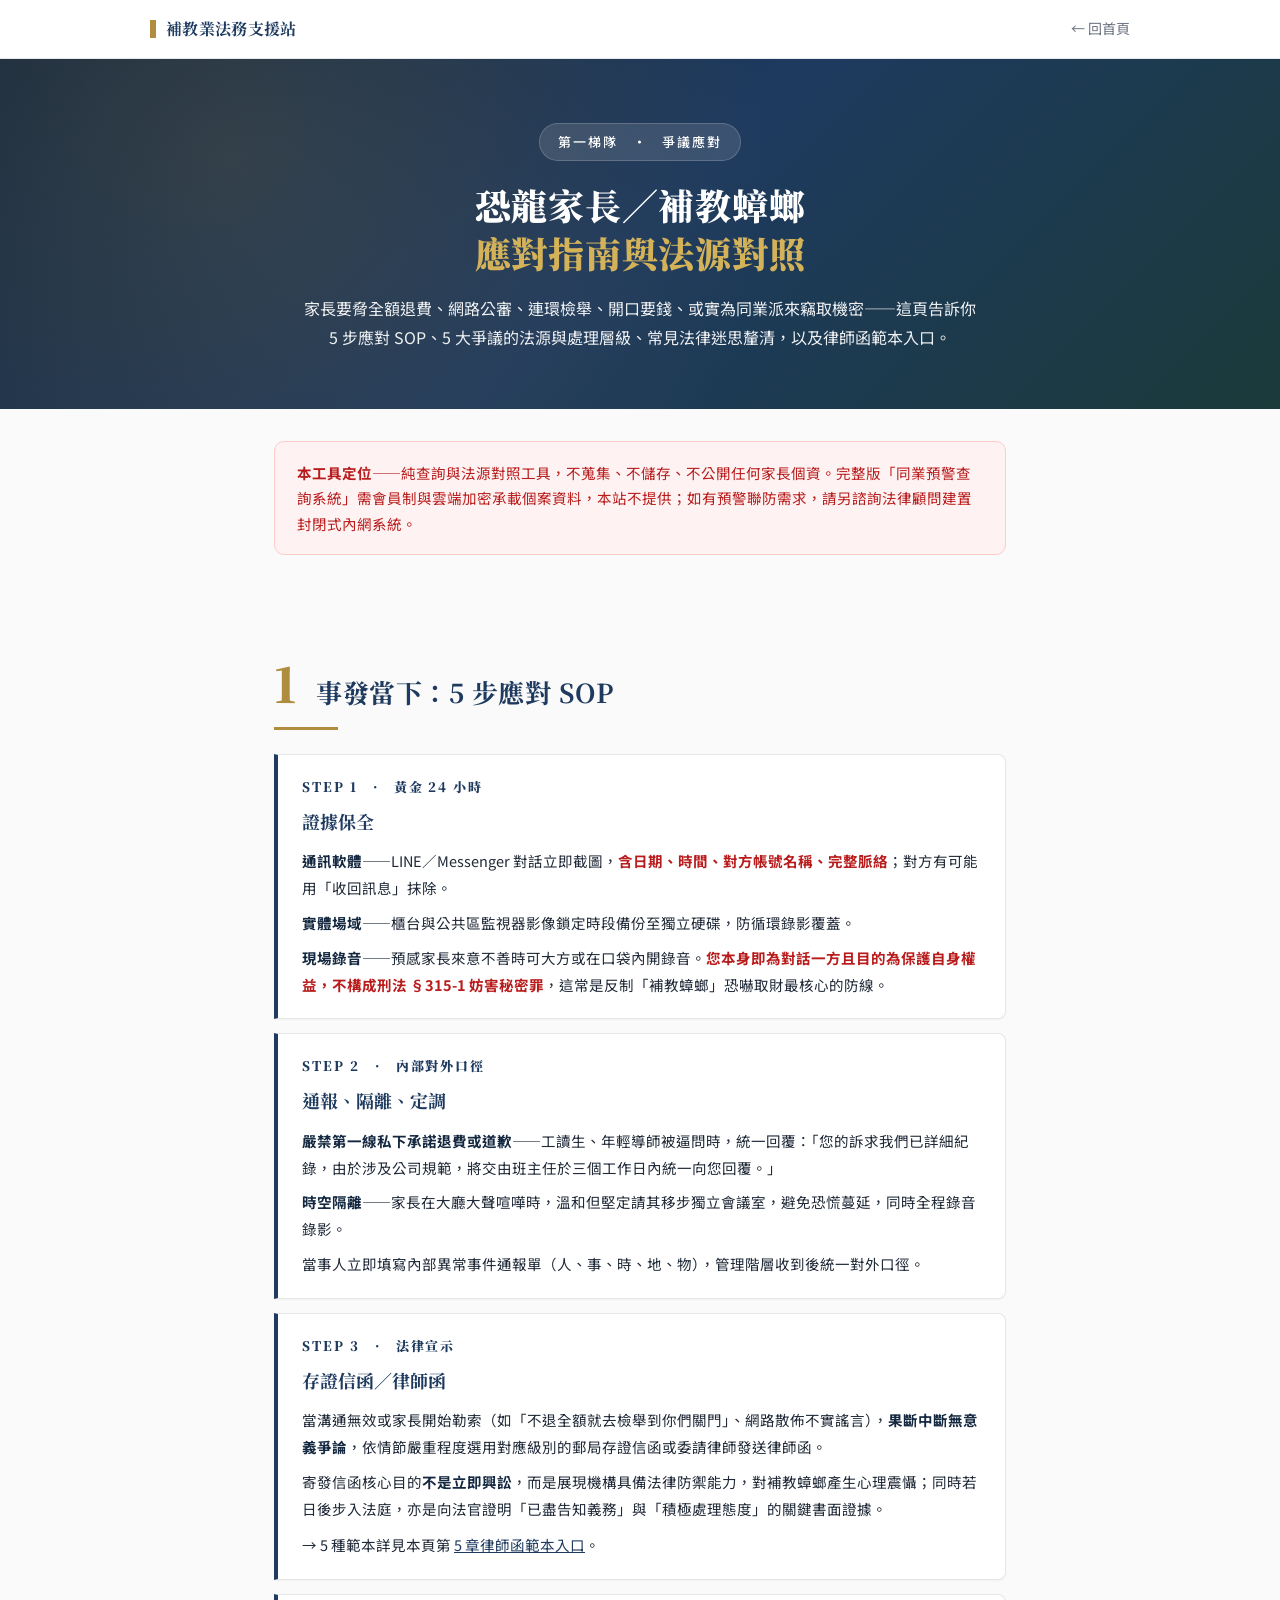
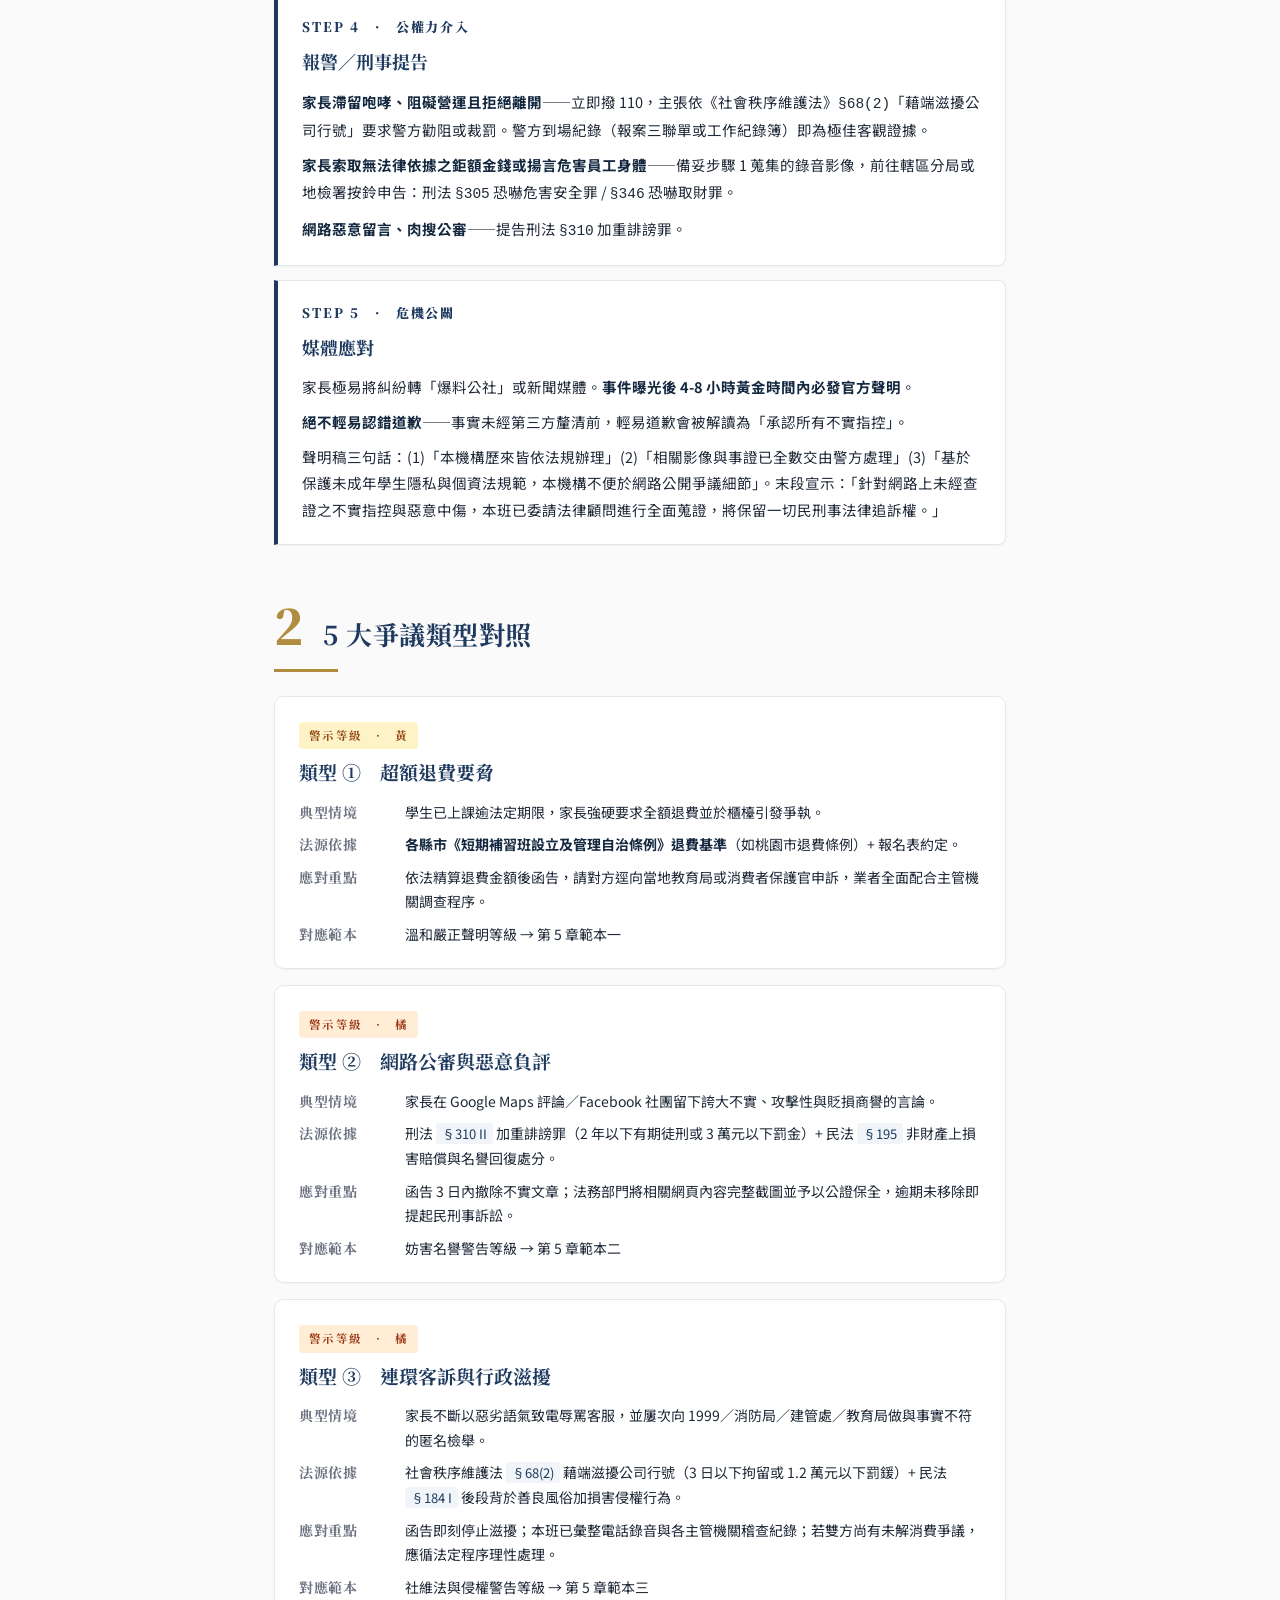
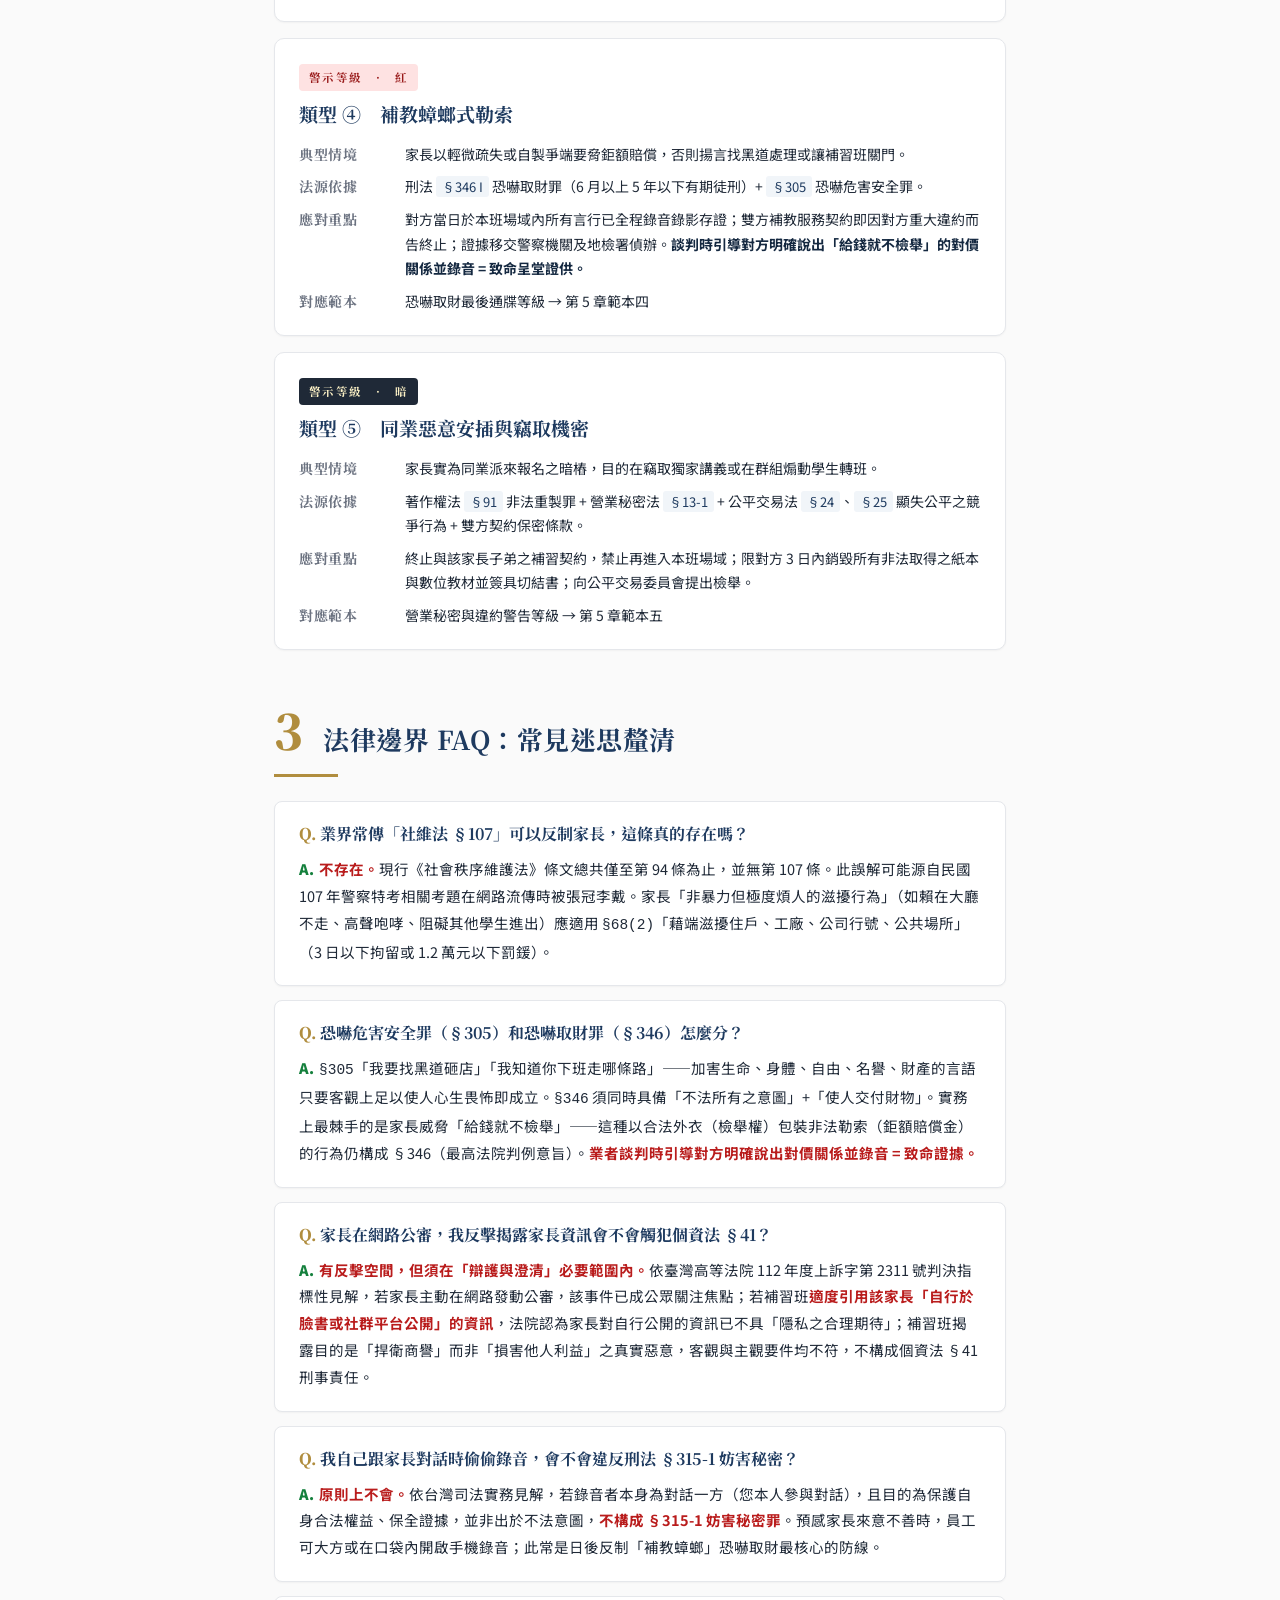
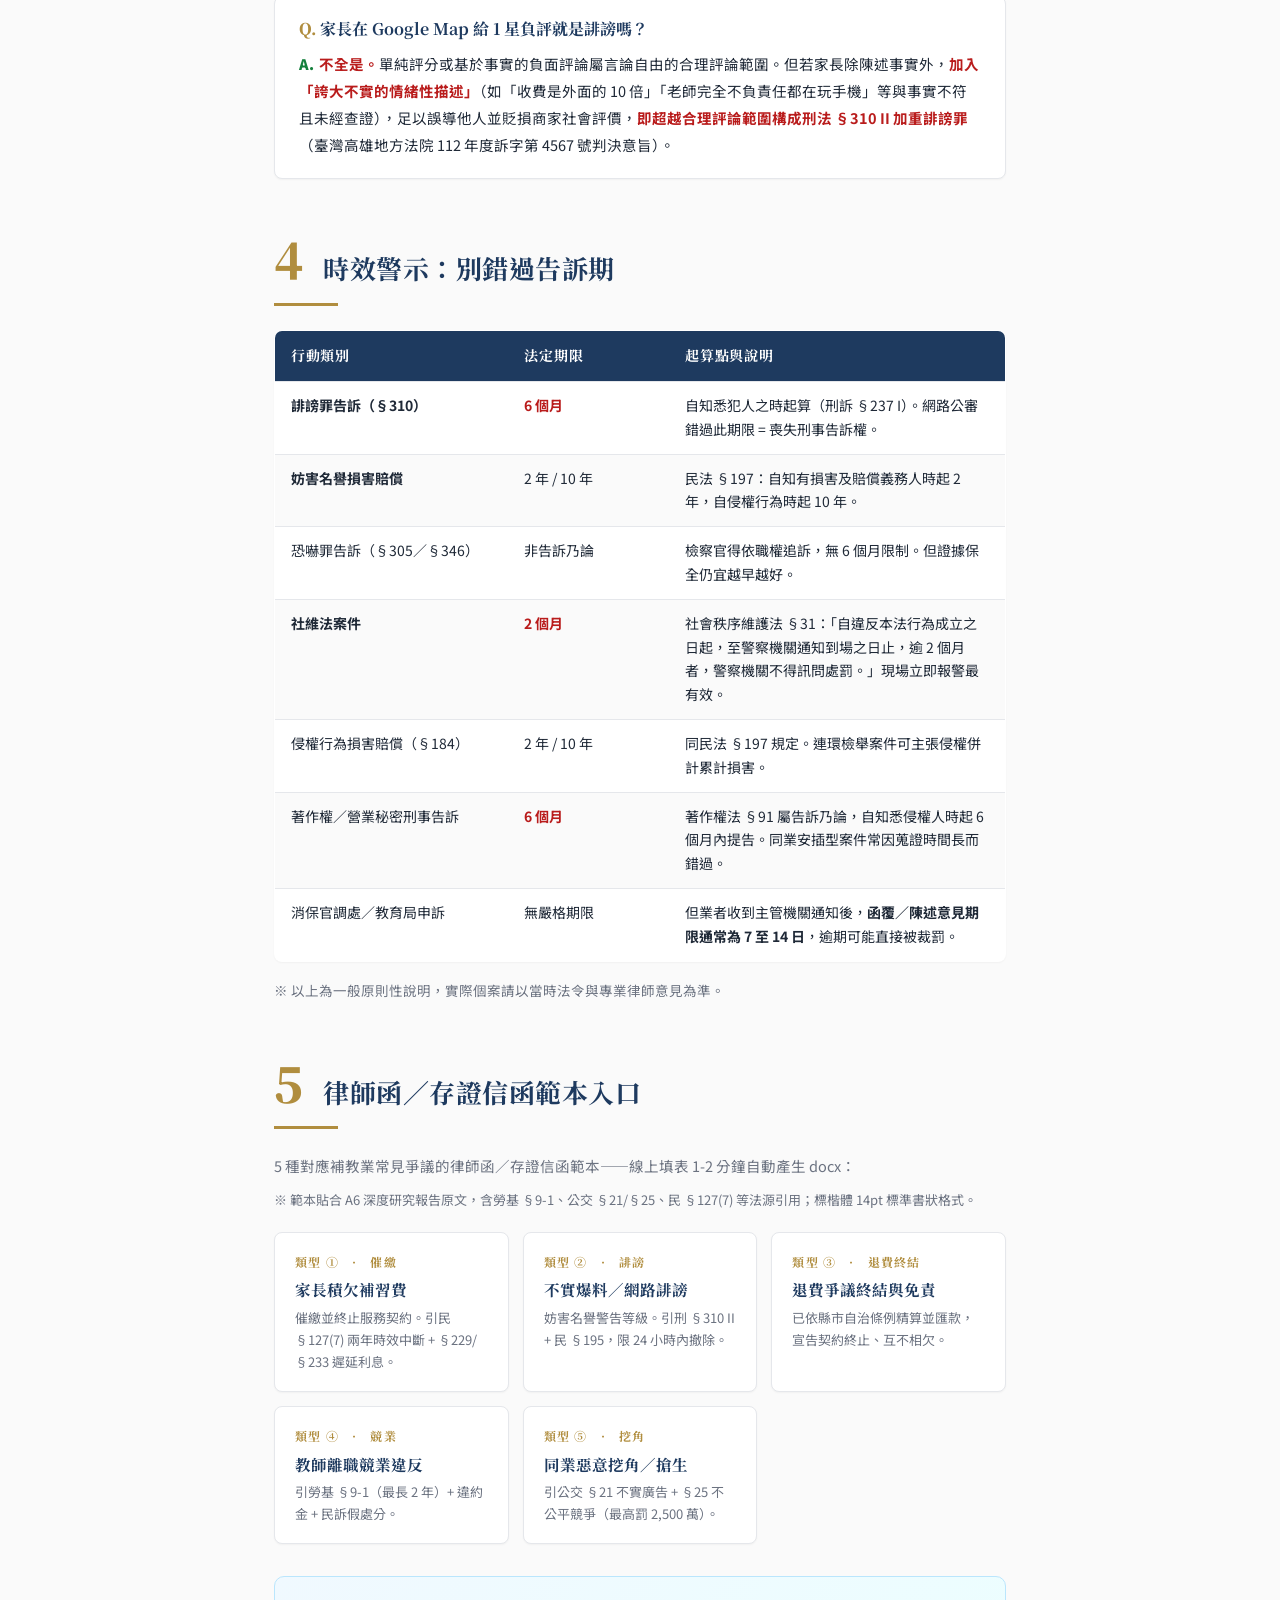
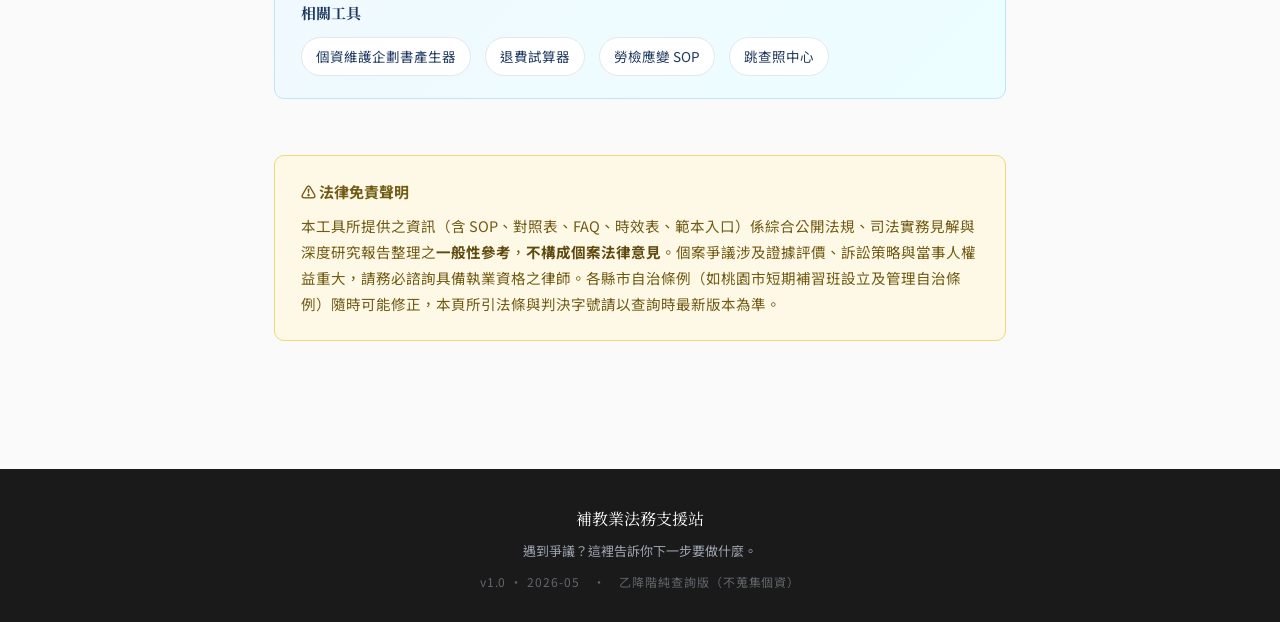
<file: dragon-parent.html>
<!DOCTYPE html>
<html lang="zh-Hant">
<head>
<meta charset="UTF-8">
<meta name="viewport" content="width=device-width, initial-scale=1.0">
<meta name="description" content="恐龍家長／補教蟑螂應對指南——超額退費要脅、網路公審、行政滋擾、勒索取財、同業安插五大爭議的法源對照、5 步應對 SOP 與律師函範本入口。">
<title>恐龍家長／補教蟑螂應對指南｜補教業法務支援站</title>

<link rel="preconnect" href="https://fonts.googleapis.com">
<link rel="preconnect" href="https://fonts.gstatic.com" crossorigin>
<link href="https://fonts.googleapis.com/css2?family=Noto+Sans+TC:wght@400;500;700&family=Noto+Serif+TC:wght@500;700;900&display=swap" rel="stylesheet">

<style>
:root {
  --color-primary: #1e3a5f;
  --color-primary-dark: #142840;
  --color-primary-light: #2c4f7c;
  --color-secondary: #1b3a3a;
  --color-accent: #b08d3e;
  --color-accent-light: #d4b25a;
  --color-warn: #b91c1c;
  --color-warn-bg: #fef2f2;
  --color-ok: #15803d;
  --color-ok-bg: #f0fdf4;
  --color-test: #92400e;
  --color-test-bg: #fef3c7;
  --color-bg: #fafafa;
  --color-bg-card: #ffffff;
  --color-text: #1f2937;
  --color-text-muted: #6b7280;
  --color-border: #e5e7eb;
  --font-sans: 'Noto Sans TC', -apple-system, BlinkMacSystemFont, 'PingFang TC', 'Microsoft JhengHei', sans-serif;
  --font-serif: 'Noto Serif TC', 'Songti TC', 'PMingLiU', serif;
  --shadow-sm: 0 1px 2px rgba(0,0,0,0.04);
  --shadow-md: 0 1px 3px rgba(0,0,0,0.06), 0 1px 2px rgba(0,0,0,0.04);
  --shadow-lg: 0 10px 25px rgba(0,0,0,0.08), 0 4px 10px rgba(0,0,0,0.04);
}

* { box-sizing: border-box; margin: 0; padding: 0; }
html { scroll-behavior: smooth; }
body {
  font-family: var(--font-sans);
  font-size: 16px;
  line-height: 1.85;
  color: var(--color-text);
  background: var(--color-bg);
  -webkit-font-smoothing: antialiased;
  -moz-osx-font-smoothing: grayscale;
}
a { color: var(--color-primary); }

.navbar {
  position: sticky;
  top: 0;
  background: rgba(255,255,255,0.96);
  backdrop-filter: blur(12px);
  -webkit-backdrop-filter: blur(12px);
  border-bottom: 1px solid var(--color-border);
  z-index: 100;
  padding: 14px 24px;
}
.navbar-inner {
  max-width: 980px;
  margin: 0 auto;
  display: flex;
  justify-content: space-between;
  align-items: center;
  gap: 16px;
  flex-wrap: wrap;
}
.brand {
  font-family: var(--font-serif);
  font-weight: 700;
  color: var(--color-primary);
  font-size: 16px;
  letter-spacing: 0.02em;
  text-decoration: none;
}
.brand .brand-mark {
  display: inline-block;
  width: 6px;
  height: 18px;
  background: var(--color-accent);
  margin-right: 10px;
  vertical-align: -3px;
}
.nav-back {
  font-size: 14px;
  color: var(--color-text-muted);
  text-decoration: none;
}
.nav-back:hover { color: var(--color-primary); }

.subhero {
  background: linear-gradient(135deg, var(--color-primary-dark) 0%, var(--color-primary) 50%, var(--color-secondary) 100%);
  color: white;
  padding: 64px 24px 56px;
  text-align: center;
  position: relative;
  overflow: hidden;
}
.subhero::before {
  content: '';
  position: absolute;
  inset: 0;
  background-image:
    radial-gradient(circle at 18% 28%, rgba(176, 141, 62, 0.18) 0%, transparent 50%);
  pointer-events: none;
}
.subhero-inner { position: relative; max-width: 780px; margin: 0 auto; }
.subhero-tag {
  display: inline-block;
  background: rgba(255,255,255,0.12);
  border: 1px solid rgba(255,255,255,0.18);
  padding: 6px 18px;
  border-radius: 999px;
  font-size: 13px;
  letter-spacing: 0.15em;
  margin-bottom: 20px;
  font-weight: 500;
}
.subhero h1 {
  font-family: var(--font-serif);
  font-size: 36px;
  font-weight: 900;
  line-height: 1.35;
  margin-bottom: 16px;
  letter-spacing: 0.02em;
}
.subhero h1 .accent { color: var(--color-accent-light); }
.subhero .lead {
  font-size: 16px;
  line-height: 1.85;
  opacity: 0.92;
  max-width: 680px;
  margin: 0 auto;
}

.dev-notice {
  max-width: 780px;
  margin: 32px auto 0;
  padding: 0 24px;
}
.dev-notice-inner {
  background: var(--color-warn-bg);
  border: 1px solid #fecaca;
  border-radius: 10px;
  padding: 18px 22px;
  color: var(--color-warn);
  font-size: 14.5px;
  line-height: 1.75;
}
.dev-notice-inner strong { font-weight: 700; }

main {
  max-width: 780px;
  margin: 0 auto;
  padding: 48px 24px 64px;
}

.chapter { margin: 56px 0 32px; }
.chapter-header {
  display: flex;
  align-items: baseline;
  gap: 20px;
  margin-bottom: 8px;
}
.chapter-num {
  font-family: var(--font-serif);
  font-size: 48px;
  color: var(--color-accent);
  line-height: 1;
  font-weight: 900;
  flex-shrink: 0;
}
.chapter-title {
  font-family: var(--font-serif);
  font-size: 26px;
  color: var(--color-primary);
  font-weight: 700;
  line-height: 1.3;
  letter-spacing: 0.02em;
}
.chapter-divider {
  width: 64px;
  height: 3px;
  background: var(--color-accent);
  margin: 18px 0 24px;
}

/* 5 步 SOP timeline */
.step-item {
  background: white;
  border: 1px solid var(--color-border);
  border-left: 4px solid var(--color-primary);
  border-radius: 0 8px 8px 0;
  padding: 20px 24px;
  margin: 14px 0;
  box-shadow: var(--shadow-sm);
}
.step-item .step-num {
  font-family: var(--font-serif);
  color: var(--color-primary);
  font-weight: 900;
  font-size: 13px;
  letter-spacing: 0.15em;
  margin-bottom: 6px;
}
.step-item h3 {
  font-family: var(--font-serif);
  color: var(--color-primary);
  font-size: 18px;
  font-weight: 700;
  margin-bottom: 10px;
}
.step-item p {
  font-size: 14.5px;
  line-height: 1.85;
  color: var(--color-text);
  margin-bottom: 8px;
}
.step-item p:last-child { margin-bottom: 0; }
.step-item strong { color: var(--color-primary-dark); font-weight: 700; }
.step-item .step-warn { color: var(--color-warn); font-weight: 700; }

/* 5 大爭議卡片 */
.dispute-card {
  background: white;
  border: 1px solid var(--color-border);
  border-radius: 10px;
  padding: 22px 24px;
  margin: 16px 0;
  box-shadow: var(--shadow-sm);
}
.dispute-card .dispute-tag {
  display: inline-block;
  font-family: var(--font-serif);
  font-size: 11.5px;
  letter-spacing: 0.12em;
  font-weight: 700;
  padding: 3px 10px;
  border-radius: 4px;
  margin-bottom: 10px;
}
.dispute-card.lv-yellow .dispute-tag { background: #fef3c7; color: #92400e; }
.dispute-card.lv-orange .dispute-tag { background: #ffedd5; color: #9a3412; }
.dispute-card.lv-red .dispute-tag { background: #fee2e2; color: #991b1b; }
.dispute-card.lv-dark .dispute-tag { background: #1f2937; color: #fef3c7; }
.dispute-card h3 {
  font-family: var(--font-serif);
  color: var(--color-primary);
  font-size: 19px;
  font-weight: 700;
  margin-bottom: 14px;
  line-height: 1.4;
}
.dispute-grid {
  display: grid;
  grid-template-columns: 90px 1fr;
  gap: 8px 16px;
  font-size: 14px;
  line-height: 1.75;
}
.dispute-grid dt {
  font-family: var(--font-serif);
  color: var(--color-text-muted);
  font-weight: 700;
  letter-spacing: 0.05em;
}
.dispute-grid dd {
  color: var(--color-text);
}
.dispute-grid dd strong { color: var(--color-primary-dark); }
.dispute-grid dd code {
  background: #f1f5f9;
  padding: 1px 6px;
  border-radius: 3px;
  font-size: 13px;
  color: var(--color-primary);
  font-family: var(--font-sans);
}

/* FAQ 風格 */
.faq-item {
  background: white;
  border: 1px solid var(--color-border);
  border-radius: 8px;
  padding: 20px 24px;
  margin: 14px 0;
  box-shadow: var(--shadow-sm);
}
.faq-item .faq-q {
  font-family: var(--font-serif);
  color: var(--color-primary);
  font-size: 16px;
  font-weight: 700;
  margin-bottom: 10px;
  line-height: 1.5;
}
.faq-item .faq-q::before {
  content: 'Q. ';
  color: var(--color-accent);
  font-weight: 900;
}
.faq-item .faq-a {
  font-size: 14.5px;
  line-height: 1.85;
  color: var(--color-text);
}
.faq-item .faq-a::before {
  content: 'A. ';
  color: var(--color-ok);
  font-weight: 900;
  margin-right: 2px;
}
.faq-item .faq-a strong { color: var(--color-warn); font-weight: 700; }

/* 時效警示表 */
.deadline-table {
  width: 100%;
  border-collapse: collapse;
  margin: 16px 0;
  font-size: 14px;
  background: white;
  border: 1px solid var(--color-border);
  border-radius: 8px;
  overflow: hidden;
  box-shadow: var(--shadow-sm);
}
.deadline-table thead {
  background: var(--color-primary);
  color: white;
}
.deadline-table th {
  text-align: left;
  padding: 12px 16px;
  font-family: var(--font-serif);
  font-weight: 700;
  font-size: 14px;
  letter-spacing: 0.05em;
}
.deadline-table td {
  padding: 12px 16px;
  border-top: 1px solid var(--color-border);
  vertical-align: top;
  line-height: 1.7;
}
.deadline-table tr:nth-child(even) td { background: #fafafa; }
.deadline-table .deadline-tight { color: var(--color-warn); font-weight: 700; }
.deadline-table code {
  background: #f1f5f9;
  padding: 1px 6px;
  border-radius: 3px;
  font-size: 13px;
  color: var(--color-primary);
}

/* 律師函範本入口 */
.template-grid {
  display: grid;
  grid-template-columns: repeat(auto-fit, minmax(220px, 1fr));
  gap: 14px;
  margin: 20px 0;
}
.template-card {
  background: white;
  border: 1px solid var(--color-border);
  border-radius: 8px;
  padding: 18px 20px;
  box-shadow: var(--shadow-sm);
  text-decoration: none;
  color: inherit;
  display: block;
  transition: transform 0.15s, box-shadow 0.15s;
}
.template-card:hover {
  transform: translateY(-2px);
  box-shadow: var(--shadow-md);
  border-color: var(--color-accent);
}
.template-card .tpl-tag {
  font-family: var(--font-serif);
  color: var(--color-accent);
  font-weight: 700;
  font-size: 12px;
  letter-spacing: 0.1em;
  margin-bottom: 6px;
}
.template-card h4 {
  font-family: var(--font-serif);
  color: var(--color-primary);
  font-size: 15.5px;
  font-weight: 700;
  margin-bottom: 6px;
  line-height: 1.4;
}
.template-card p {
  font-size: 13px;
  line-height: 1.7;
  color: var(--color-text-muted);
  margin: 0;
}
.template-soon {
  background: #f8fafc;
  border: 1px dashed #cbd5e1;
  color: var(--color-text-muted);
  text-align: center;
  padding: 32px 24px;
  border-radius: 10px;
  margin: 16px 0;
  font-size: 14.5px;
}
.template-soon strong { color: var(--color-primary); }

/* cross-link bar */
.crosslink {
  background: linear-gradient(135deg, #f0f9ff 0%, #ecfeff 100%);
  border: 1px solid #bae6fd;
  border-radius: 10px;
  padding: 22px 26px;
  margin: 28px 0;
}
.crosslink-title {
  font-family: var(--font-serif);
  color: var(--color-primary);
  font-weight: 700;
  font-size: 15px;
  margin-bottom: 10px;
}
.crosslink-list {
  display: flex;
  gap: 14px;
  flex-wrap: wrap;
  margin: 0;
  list-style: none;
  padding: 0;
}
.crosslink-list a {
  display: inline-block;
  padding: 6px 14px;
  background: white;
  border: 1px solid var(--color-border);
  border-radius: 999px;
  font-size: 13.5px;
  text-decoration: none;
  color: var(--color-primary);
}
.crosslink-list a:hover { background: var(--color-primary); color: white; }

/* 免責 */
.disclaimer {
  background: #fef9e7;
  border: 1px solid #f1d77a;
  border-radius: 10px;
  padding: 22px 26px;
  margin: 56px 0 0;
  font-size: 14.5px;
  line-height: 1.8;
  color: #715a13;
}
.disclaimer strong { color: #5e4a0e; }
.disclaimer-title {
  font-weight: 700;
  display: block;
  margin-bottom: 8px;
  font-size: 15px;
}

footer {
  background: #1a1a1a;
  color: #9ca3af;
  padding: 36px 24px;
  text-align: center;
  font-size: 13px;
  line-height: 1.8;
  margin-top: 64px;
}
footer .footer-brand {
  color: white;
  font-family: var(--font-serif);
  font-size: 16px;
  margin-bottom: 6px;
}
footer .footer-version {
  margin-top: 8px;
  opacity: 0.55;
  font-size: 12px;
  letter-spacing: 0.08em;
}

@media (max-width: 720px) {
  .subhero { padding: 48px 20px 44px; }
  .subhero h1 { font-size: 26px; }
  .chapter-header { gap: 14px; }
  .chapter-num { font-size: 36px; }
  .chapter-title { font-size: 21px; }
  .template-grid { grid-template-columns: 1fr; }
  .dispute-grid { grid-template-columns: 80px 1fr; }
  main { padding: 36px 16px 48px; }
}
</style>
</head>
<body>

<nav class="navbar">
  <div class="navbar-inner">
    <a class="brand" href="./index.html"><span class="brand-mark"></span>補教業法務支援站</a>
    <a class="nav-back" href="./index.html">← 回首頁</a>
  </div>
</nav>

<header class="subhero">
  <div class="subhero-inner">
    <div class="subhero-tag">第一梯隊　·　爭議應對</div>
    <h1>恐龍家長／補教蟑螂<br><span class="accent">應對指南與法源對照</span></h1>
    <p class="lead">家長要脅全額退費、網路公審、連環檢舉、開口要錢、或實為同業派來竊取機密——這頁告訴你 5 步應對 SOP、5 大爭議的法源與處理層級、常見法律迷思釐清，以及律師函範本入口。</p>
  </div>
</header>

<div class="dev-notice">
  <div class="dev-notice-inner">
    <strong>本工具定位</strong>——純查詢與法源對照工具，不蒐集、不儲存、不公開任何家長個資。完整版「同業預警查詢系統」需會員制與雲端加密承載個案資料，本站不提供；如有預警聯防需求，請另諮詢法律顧問建置封閉式內網系統。
  </div>
</div>

<main>

<section class="chapter" id="ch1">
  <div class="chapter-header">
    <div class="chapter-num">1</div>
    <div class="chapter-title">事發當下：5 步應對 SOP</div>
  </div>
  <div class="chapter-divider"></div>

  <div class="step-item">
    <div class="step-num">STEP 1　·　黃金 24 小時</div>
    <h3>證據保全</h3>
    <p><strong>通訊軟體</strong>——LINE／Messenger 對話立即截圖，<span class="step-warn">含日期、時間、對方帳號名稱、完整脈絡</span>；對方有可能用「收回訊息」抹除。</p>
    <p><strong>實體場域</strong>——櫃台與公共區監視器影像鎖定時段備份至獨立硬碟，防循環錄影覆蓋。</p>
    <p><strong>現場錄音</strong>——預感家長來意不善時可大方或在口袋內開錄音。<span class="step-warn">您本身即為對話一方且目的為保護自身權益，不構成刑法 §315-1 妨害秘密罪</span>，這常是反制「補教蟑螂」恐嚇取財最核心的防線。</p>
  </div>

  <div class="step-item">
    <div class="step-num">STEP 2　·　內部對外口徑</div>
    <h3>通報、隔離、定調</h3>
    <p><strong>嚴禁第一線私下承諾退費或道歉</strong>——工讀生、年輕導師被逼問時，統一回覆：「您的訴求我們已詳細紀錄，由於涉及公司規範，將交由班主任於三個工作日內統一向您回覆。」</p>
    <p><strong>時空隔離</strong>——家長在大廳大聲喧嘩時，溫和但堅定請其移步獨立會議室，避免恐慌蔓延，同時全程錄音錄影。</p>
    <p>當事人立即填寫內部異常事件通報單（人、事、時、地、物），管理階層收到後統一對外口徑。</p>
  </div>

  <div class="step-item">
    <div class="step-num">STEP 3　·　法律宣示</div>
    <h3>存證信函／律師函</h3>
    <p>當溝通無效或家長開始勒索（如「不退全額就去檢舉到你們關門」、網路散佈不實謠言），<strong>果斷中斷無意義爭論</strong>，依情節嚴重程度選用對應級別的郵局存證信函或委請律師發送律師函。</p>
    <p>寄發信函核心目的<strong>不是立即興訟</strong>，而是展現機構具備法律防禦能力，對補教蟑螂產生心理震懾；同時若日後步入法庭，亦是向法官證明「已盡告知義務」與「積極處理態度」的關鍵書面證據。</p>
    <p style="margin-top: 10px;">→ 5 種範本詳見本頁第 <a href="#ch5">5 章律師函範本入口</a>。</p>
  </div>

  <div class="step-item">
    <div class="step-num">STEP 4　·　公權力介入</div>
    <h3>報警／刑事提告</h3>
    <p><strong>家長滯留咆哮、阻礙營運且拒絕離開</strong>——立即撥 110，主張依《社會秩序維護法》<code>§68(2)</code>「藉端滋擾公司行號」要求警方勸阻或裁罰。警方到場紀錄（報案三聯單或工作紀錄簿）即為極佳客觀證據。</p>
    <p><strong>家長索取無法律依據之鉅額金錢或揚言危害員工身體</strong>——備妥步驟 1 蒐集的錄音影像，前往轄區分局或地檢署按鈴申告：刑法 <code>§305</code> 恐嚇危害安全罪 / <code>§346</code> 恐嚇取財罪。</p>
    <p><strong>網路惡意留言、肉搜公審</strong>——提告刑法 <code>§310</code> 加重誹謗罪。</p>
  </div>

  <div class="step-item">
    <div class="step-num">STEP 5　·　危機公關</div>
    <h3>媒體應對</h3>
    <p>家長極易將糾紛轉「爆料公社」或新聞媒體。<strong>事件曝光後 4-8 小時黃金時間內必發官方聲明</strong>。</p>
    <p><strong>絕不輕易認錯道歉</strong>——事實未經第三方釐清前，輕易道歉會被解讀為「承認所有不實指控」。</p>
    <p>聲明稿三句話：(1)「本機構歷來皆依法規辦理」(2)「相關影像與事證已全數交由警方處理」(3)「基於保護未成年學生隱私與個資法規範，本機構不便於網路公開爭議細節」。末段宣示：「針對網路上未經查證之不實指控與惡意中傷，本班已委請法律顧問進行全面蒐證，將保留一切民刑事法律追訴權。」</p>
  </div>
</section>

<section class="chapter" id="ch2">
  <div class="chapter-header">
    <div class="chapter-num">2</div>
    <div class="chapter-title">5 大爭議類型對照</div>
  </div>
  <div class="chapter-divider"></div>

  <div class="dispute-card lv-yellow">
    <span class="dispute-tag">警示等級　·　黃</span>
    <h3>類型 ①　超額退費要脅</h3>
    <dl class="dispute-grid">
      <dt>典型情境</dt><dd>學生已上課逾法定期限，家長強硬要求全額退費並於櫃檯引發爭執。</dd>
      <dt>法源依據</dt><dd><strong>各縣市《短期補習班設立及管理自治條例》退費基準</strong>（如桃園市退費條例）+ 報名表約定。</dd>
      <dt>應對重點</dt><dd>依法精算退費金額後函告，請對方逕向當地教育局或消費者保護官申訴，業者全面配合主管機關調查程序。</dd>
      <dt>對應範本</dt><dd>溫和嚴正聲明等級 → 第 5 章範本一</dd>
    </dl>
  </div>

  <div class="dispute-card lv-orange">
    <span class="dispute-tag">警示等級　·　橘</span>
    <h3>類型 ②　網路公審與惡意負評</h3>
    <dl class="dispute-grid">
      <dt>典型情境</dt><dd>家長在 Google Maps 評論／Facebook 社團留下誇大不實、攻擊性與貶損商譽的言論。</dd>
      <dt>法源依據</dt><dd>刑法 <code>§310 II</code> 加重誹謗罪（2 年以下有期徒刑或 3 萬元以下罰金）+ 民法 <code>§195</code> 非財產上損害賠償與名譽回復處分。</dd>
      <dt>應對重點</dt><dd>函告 3 日內撤除不實文章；法務部門將相關網頁內容完整截圖並予以公證保全，逾期未移除即提起民刑事訴訟。</dd>
      <dt>對應範本</dt><dd>妨害名譽警告等級 → 第 5 章範本二</dd>
    </dl>
  </div>

  <div class="dispute-card lv-orange">
    <span class="dispute-tag">警示等級　·　橘</span>
    <h3>類型 ③　連環客訴與行政滋擾</h3>
    <dl class="dispute-grid">
      <dt>典型情境</dt><dd>家長不斷以惡劣語氣致電辱罵客服，並屢次向 1999／消防局／建管處／教育局做與事實不符的匿名檢舉。</dd>
      <dt>法源依據</dt><dd>社會秩序維護法 <code>§68(2)</code> 藉端滋擾公司行號（3 日以下拘留或 1.2 萬元以下罰鍰）+ 民法 <code>§184 I</code> 後段背於善良風俗加損害侵權行為。</dd>
      <dt>應對重點</dt><dd>函告即刻停止滋擾；本班已彙整電話錄音與各主管機關稽查紀錄；若雙方尚有未解消費爭議，應循法定程序理性處理。</dd>
      <dt>對應範本</dt><dd>社維法與侵權警告等級 → 第 5 章範本三</dd>
    </dl>
  </div>

  <div class="dispute-card lv-red">
    <span class="dispute-tag">警示等級　·　紅</span>
    <h3>類型 ④　補教蟑螂式勒索</h3>
    <dl class="dispute-grid">
      <dt>典型情境</dt><dd>家長以輕微疏失或自製爭端要脅鉅額賠償，否則揚言找黑道處理或讓補習班關門。</dd>
      <dt>法源依據</dt><dd>刑法 <code>§346 I</code> 恐嚇取財罪（6 月以上 5 年以下有期徒刑）+ <code>§305</code> 恐嚇危害安全罪。</dd>
      <dt>應對重點</dt><dd>對方當日於本班場域內所有言行已全程錄音錄影存證；雙方補教服務契約即因對方重大違約而告終止；證據移交警察機關及地檢署偵辦。<strong>談判時引導對方明確說出「給錢就不檢舉」的對價關係並錄音 = 致命呈堂證供。</strong></dd>
      <dt>對應範本</dt><dd>恐嚇取財最後通牒等級 → 第 5 章範本四</dd>
    </dl>
  </div>

  <div class="dispute-card lv-dark">
    <span class="dispute-tag">警示等級　·　暗</span>
    <h3>類型 ⑤　同業惡意安插與竊取機密</h3>
    <dl class="dispute-grid">
      <dt>典型情境</dt><dd>家長實為同業派來報名之暗樁，目的在竊取獨家講義或在群組煽動學生轉班。</dd>
      <dt>法源依據</dt><dd>著作權法 <code>§91</code> 非法重製罪 + 營業秘密法 <code>§13-1</code> + 公平交易法 <code>§24</code>、<code>§25</code> 顯失公平之競爭行為 + 雙方契約保密條款。</dd>
      <dt>應對重點</dt><dd>終止與該家長子弟之補習契約，禁止再進入本班場域；限對方 3 日內銷毀所有非法取得之紙本與數位教材並簽具切結書；向公平交易委員會提出檢舉。</dd>
      <dt>對應範本</dt><dd>營業秘密與違約警告等級 → 第 5 章範本五</dd>
    </dl>
  </div>
</section>

<section class="chapter" id="ch3">
  <div class="chapter-header">
    <div class="chapter-num">3</div>
    <div class="chapter-title">法律邊界 FAQ：常見迷思釐清</div>
  </div>
  <div class="chapter-divider"></div>

  <div class="faq-item">
    <div class="faq-q">業界常傳「社維法 §107」可以反制家長，這條真的存在嗎？</div>
    <div class="faq-a">
      <strong>不存在。</strong>現行《社會秩序維護法》條文總共僅至第 94 條為止，並無第 107 條。此誤解可能源自民國 107 年警察特考相關考題在網路流傳時被張冠李戴。家長「非暴力但極度煩人的滋擾行為」（如賴在大廳不走、高聲咆哮、阻礙其他學生進出）應適用 <code>§68(2)</code>「藉端滋擾住戶、工廠、公司行號、公共場所」（3 日以下拘留或 1.2 萬元以下罰鍰）。
    </div>
  </div>

  <div class="faq-item">
    <div class="faq-q">恐嚇危害安全罪（§305）和恐嚇取財罪（§346）怎麼分？</div>
    <div class="faq-a">
      <code>§305</code>「我要找黑道砸店」「我知道你下班走哪條路」——加害生命、身體、自由、名譽、財產的言語只要客觀上足以使人心生畏怖即成立。<code>§346</code> 須同時具備「不法所有之意圖」+「使人交付財物」。實務上最棘手的是家長威脅「給錢就不檢舉」——這種以合法外衣（檢舉權）包裝非法勒索（鉅額賠償金）的行為仍構成 §346（最高法院判例意旨）。<strong>業者談判時引導對方明確說出對價關係並錄音 = 致命證據。</strong>
    </div>
  </div>

  <div class="faq-item">
    <div class="faq-q">家長在網路公審，我反擊揭露家長資訊會不會觸犯個資法 §41？</div>
    <div class="faq-a">
      <strong>有反擊空間，但須在「辯護與澄清」必要範圍內。</strong>依臺灣高等法院 112 年度上訴字第 2311 號判決指標性見解，若家長主動在網路發動公審，該事件已成公眾關注焦點；若補習班<strong>適度引用該家長「自行於臉書或社群平台公開」的資訊</strong>，法院認為家長對自行公開的資訊已不具「隱私之合理期待」；補習班揭露目的是「捍衛商譽」而非「損害他人利益」之真實惡意，客觀與主觀要件均不符，不構成個資法 §41 刑事責任。
    </div>
  </div>

  <div class="faq-item">
    <div class="faq-q">我自己跟家長對話時偷偷錄音，會不會違反刑法 §315-1 妨害秘密？</div>
    <div class="faq-a">
      <strong>原則上不會。</strong>依台灣司法實務見解，若錄音者本身為對話一方（您本人參與對話），且目的為保護自身合法權益、保全證據，並非出於不法意圖，<strong>不構成 §315-1 妨害秘密罪</strong>。預感家長來意不善時，員工可大方或在口袋內開啟手機錄音；此常是日後反制「補教蟑螂」恐嚇取財最核心的防線。
    </div>
  </div>

  <div class="faq-item">
    <div class="faq-q">家長在 Google Map 給 1 星負評就是誹謗嗎？</div>
    <div class="faq-a">
      <strong>不全是。</strong>單純評分或基於事實的負面評論屬言論自由的合理評論範圍。但若家長除陳述事實外，<strong>加入「誇大不實的情緒性描述」</strong>（如「收費是外面的 10 倍」「老師完全不負責任都在玩手機」等與事實不符且未經查證），足以誤導他人並貶損商家社會評價，<strong>即超越合理評論範圍構成刑法 §310 II 加重誹謗罪</strong>（臺灣高雄地方法院 112 年度訴字第 4567 號判決意旨）。
    </div>
  </div>
</section>

<section class="chapter" id="ch4">
  <div class="chapter-header">
    <div class="chapter-num">4</div>
    <div class="chapter-title">時效警示：別錯過告訴期</div>
  </div>
  <div class="chapter-divider"></div>

  <table class="deadline-table">
    <thead>
      <tr>
        <th style="width: 32%;">行動類別</th>
        <th style="width: 22%;">法定期限</th>
        <th>起算點與說明</th>
      </tr>
    </thead>
    <tbody>
      <tr>
        <td><strong>誹謗罪告訴（§310）</strong></td>
        <td class="deadline-tight">6 個月</td>
        <td>自知悉犯人之時起算（刑訴 §237 I）。網路公審錯過此期限 = 喪失刑事告訴權。</td>
      </tr>
      <tr>
        <td><strong>妨害名譽損害賠償</strong></td>
        <td>2 年 / 10 年</td>
        <td>民法 §197：自知有損害及賠償義務人時起 2 年，自侵權行為時起 10 年。</td>
      </tr>
      <tr>
        <td>恐嚇罪告訴（§305／§346）</td>
        <td>非告訴乃論</td>
        <td>檢察官得依職權追訴，無 6 個月限制。但證據保全仍宜越早越好。</td>
      </tr>
      <tr>
        <td><strong>社維法案件</strong></td>
        <td class="deadline-tight">2 個月</td>
        <td>社會秩序維護法 §31：「自違反本法行為成立之日起，至警察機關通知到場之日止，逾 2 個月者，警察機關不得訊問處罰。」現場立即報警最有效。</td>
      </tr>
      <tr>
        <td>侵權行為損害賠償（§184）</td>
        <td>2 年 / 10 年</td>
        <td>同民法 §197 規定。連環檢舉案件可主張侵權併計累計損害。</td>
      </tr>
      <tr>
        <td>著作權／營業秘密刑事告訴</td>
        <td class="deadline-tight">6 個月</td>
        <td>著作權法 §91 屬告訴乃論，自知悉侵權人時起 6 個月內提告。同業安插型案件常因蒐證時間長而錯過。</td>
      </tr>
      <tr>
        <td>消保官調處／教育局申訴</td>
        <td>無嚴格期限</td>
        <td>但業者收到主管機關通知後，<strong>函覆／陳述意見期限通常為 7 至 14 日</strong>，逾期可能直接被裁罰。</td>
      </tr>
    </tbody>
  </table>

  <p style="font-size: 13.5px; color: var(--color-text-muted); margin-top: 12px;">※ 以上為一般原則性說明，實際個案請以當時法令與專業律師意見為準。</p>
</section>

<section class="chapter" id="ch5">
  <div class="chapter-header">
    <div class="chapter-num">5</div>
    <div class="chapter-title">律師函／存證信函範本入口</div>
  </div>
  <div class="chapter-divider"></div>

  <p style="margin-bottom: 8px; color: var(--color-text-muted); font-size: 14.5px;">5 種對應補教業常見爭議的律師函／存證信函範本——線上填表 1-2 分鐘自動產生 docx：</p>
  <p style="margin-bottom: 16px; color: var(--color-text-muted); font-size: 13px;">※ 範本貼合 A6 深度研究報告原文，含勞基 §9-1、公交 §21/§25、民 §127(7) 等法源引用；標楷體 14pt 標準書狀格式。</p>

  <div class="template-grid">
    <a class="template-card" href="./attorney-letter-form.html?type=overdue">
      <div class="tpl-tag">類型 ①　·　催繳</div>
      <h4>家長積欠補習費</h4>
      <p>催繳並終止服務契約。引民 §127(7) 兩年時效中斷 + §229/§233 遲延利息。</p>
    </a>
    <a class="template-card" href="./attorney-letter-form.html?type=defame">
      <div class="tpl-tag">類型 ②　·　誹謗</div>
      <h4>不實爆料／網路誹謗</h4>
      <p>妨害名譽警告等級。引刑 §310 II + 民 §195，限 24 小時內撤除。</p>
    </a>
    <a class="template-card" href="./attorney-letter-form.html?type=refund">
      <div class="tpl-tag">類型 ③　·　退費終結</div>
      <h4>退費爭議終結與免責</h4>
      <p>已依縣市自治條例精算並匯款，宣告契約終止、互不相欠。</p>
    </a>
    <a class="template-card" href="./attorney-letter-form.html?type=noncompete">
      <div class="tpl-tag">類型 ④　·　競業</div>
      <h4>教師離職競業違反</h4>
      <p>引勞基 §9-1（最長 2 年）+ 違約金 + 民訴假處分。</p>
    </a>
    <a class="template-card" href="./attorney-letter-form.html?type=poaching">
      <div class="tpl-tag">類型 ⑤　·　挖角</div>
      <h4>同業惡意挖角／搶生</h4>
      <p>引公交 §21 不實廣告 + §25 不公平競爭（最高罰 2,500 萬）。</p>
    </a>
  </div>
</section>

<div class="crosslink">
  <div class="crosslink-title">相關工具</div>
  <ul class="crosslink-list">
    <li><a href="./privacy-plan.html">個資維護企劃書產生器</a></li>
    <li><a href="./refund-calc.html">退費試算器</a></li>
    <li><a href="./labor-check.html">勞檢應變 SOP</a></li>
    <li><a href="./cross-check.html">跳查照中心</a></li>
  </ul>
</div>

<div class="disclaimer">
  <span class="disclaimer-title">⚠️ 法律免責聲明</span>
  本工具所提供之資訊（含 SOP、對照表、FAQ、時效表、範本入口）係綜合公開法規、司法實務見解與深度研究報告整理之<strong>一般性參考</strong>，<strong>不構成個案法律意見</strong>。個案爭議涉及證據評價、訴訟策略與當事人權益重大，請務必諮詢具備執業資格之律師。各縣市自治條例（如桃園市短期補習班設立及管理自治條例）隨時可能修正，本頁所引法條與判決字號請以查詢時最新版本為準。
</div>

</main>

<footer>
  <div class="footer-brand">補教業法務支援站</div>
  <div>遇到爭議？這裡告訴你下一步要做什麼。</div>
  <div class="footer-version">v1.0 ·  2026-05　·　乙降階純查詢版（不蒐集個資）</div>
</footer>

</body>
</html>
</file>
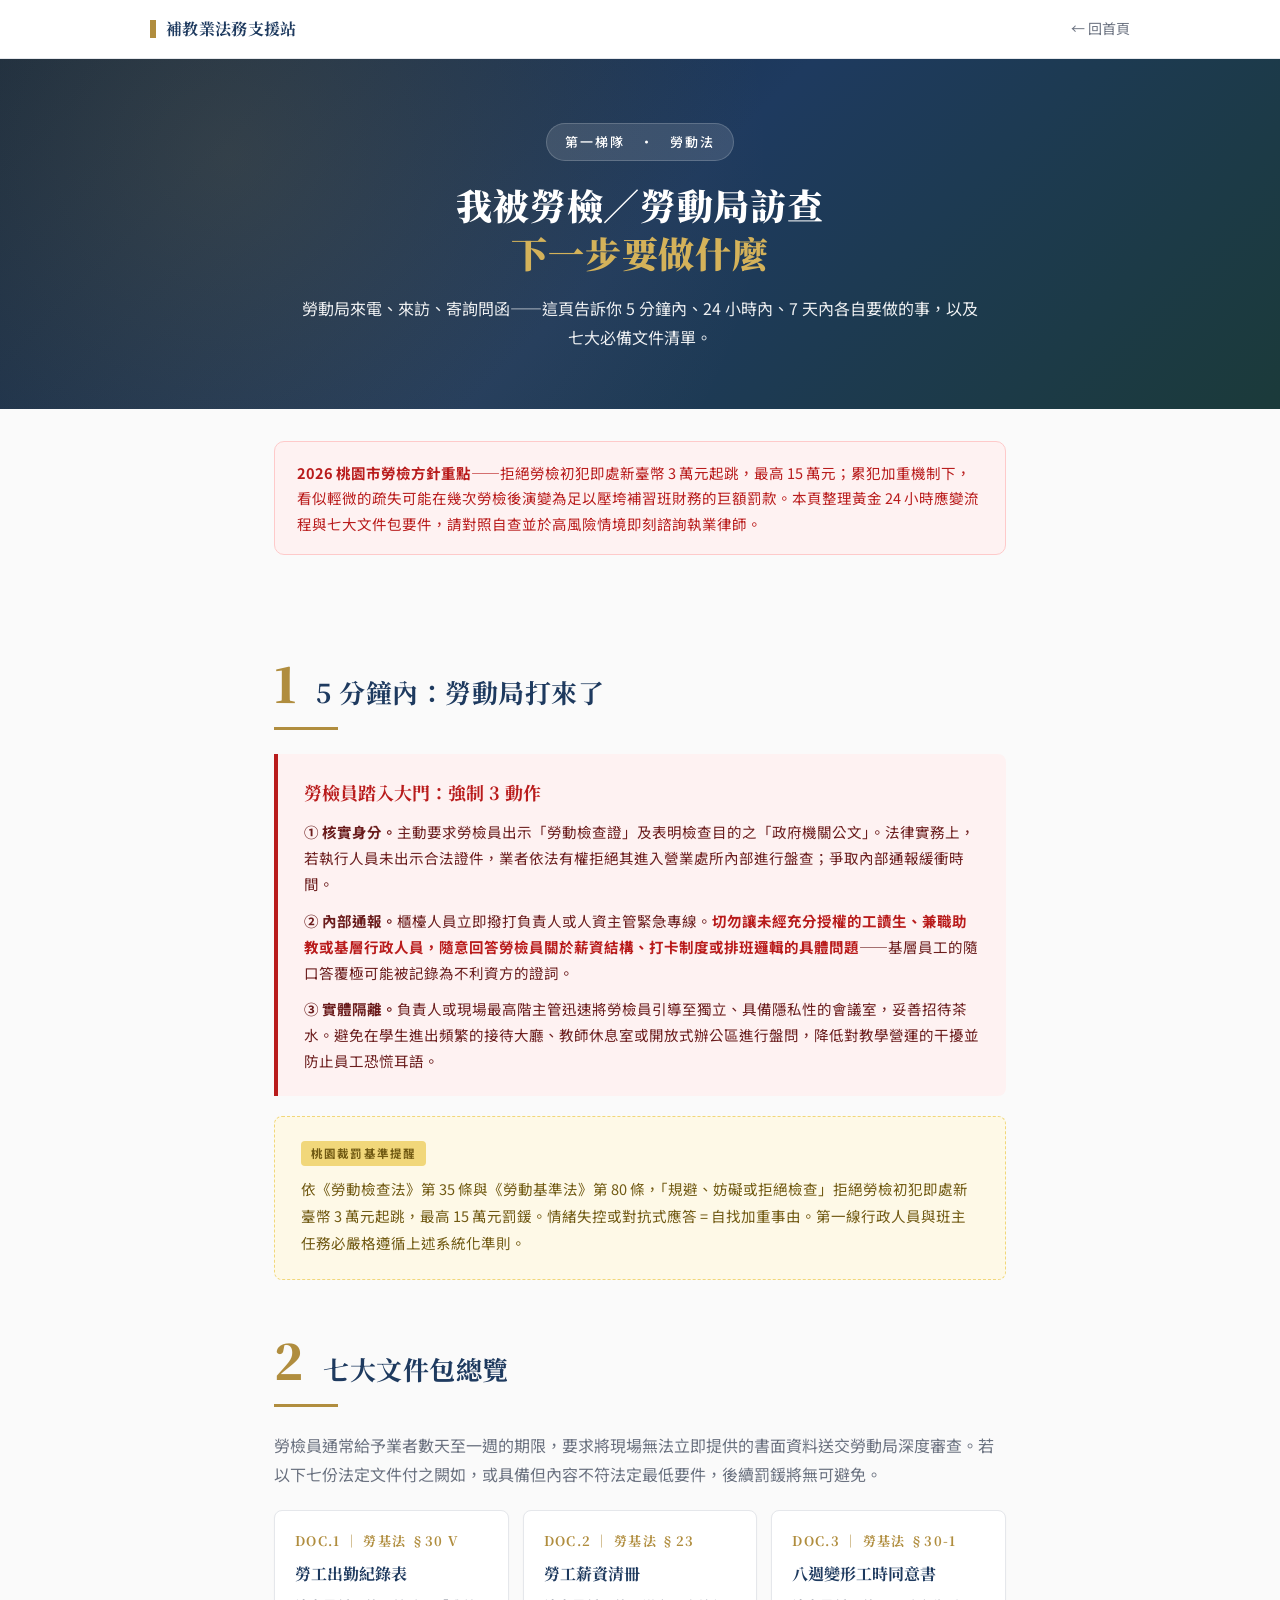
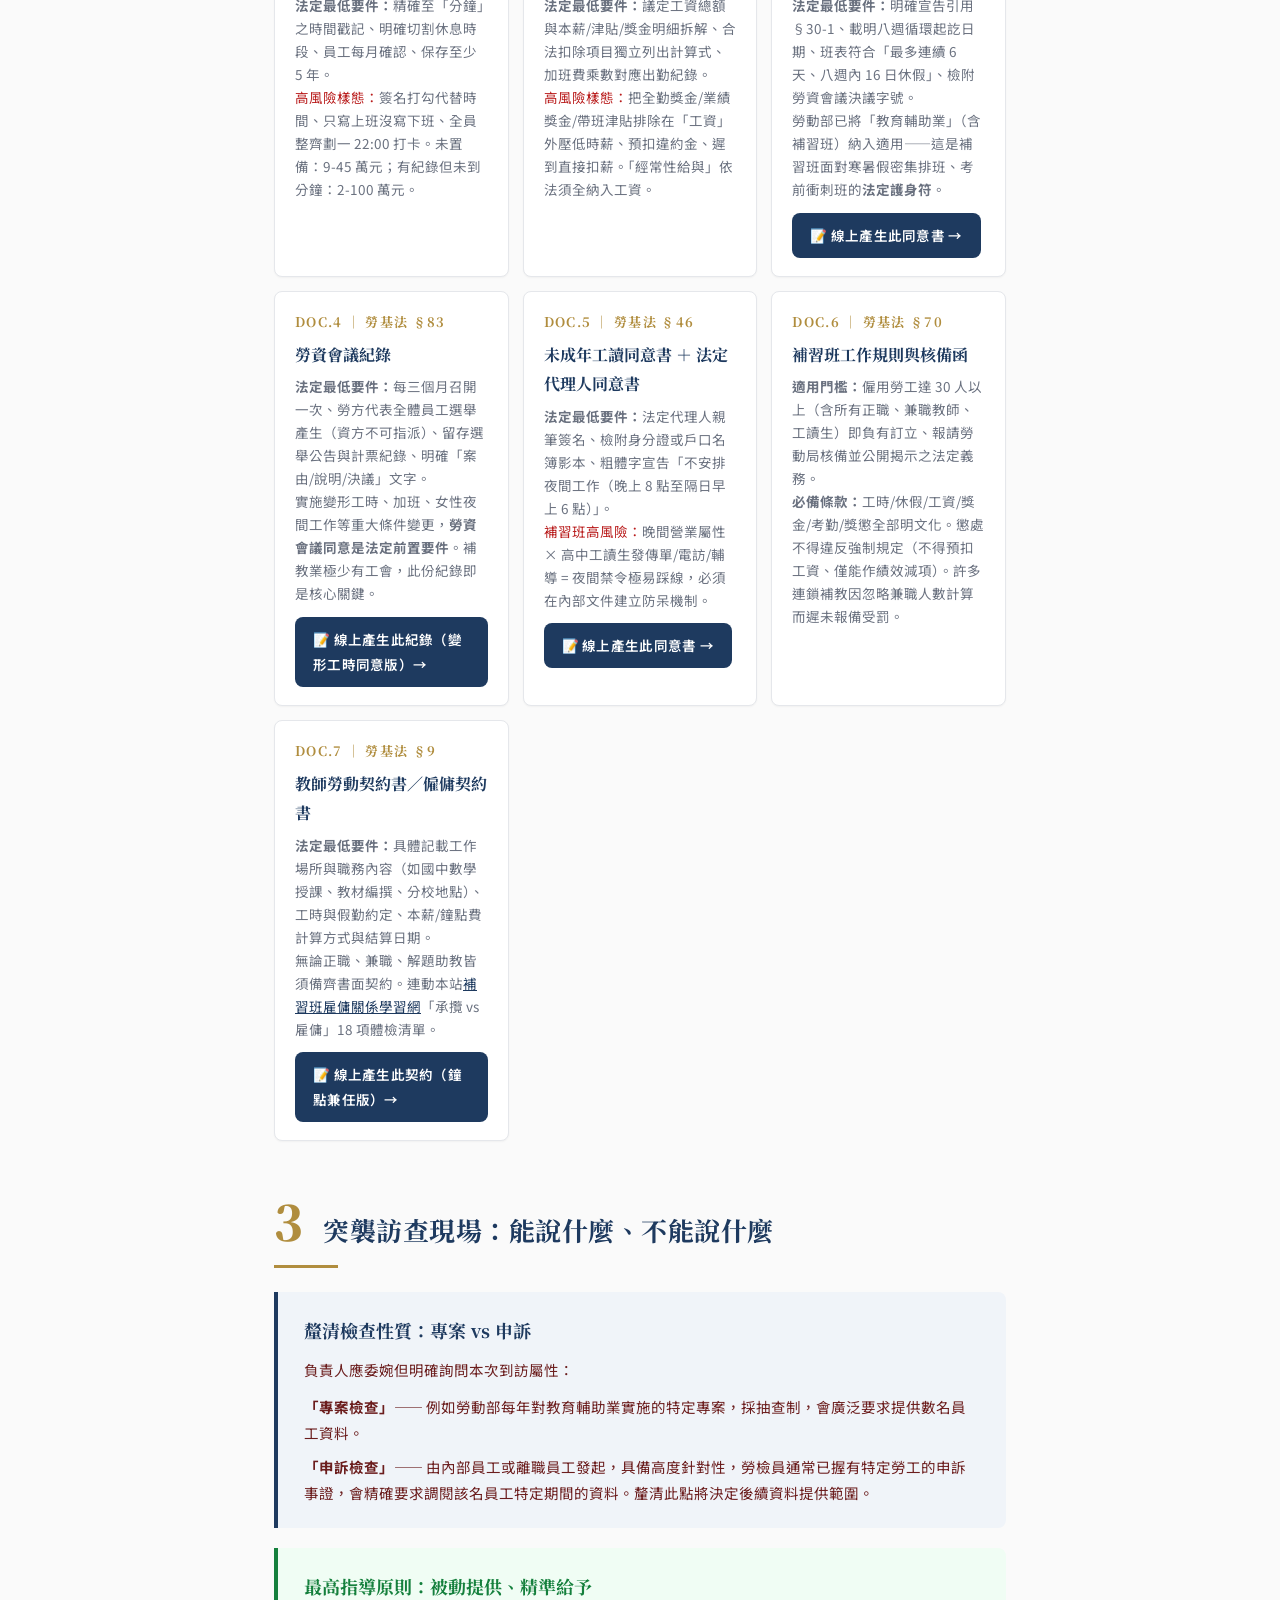
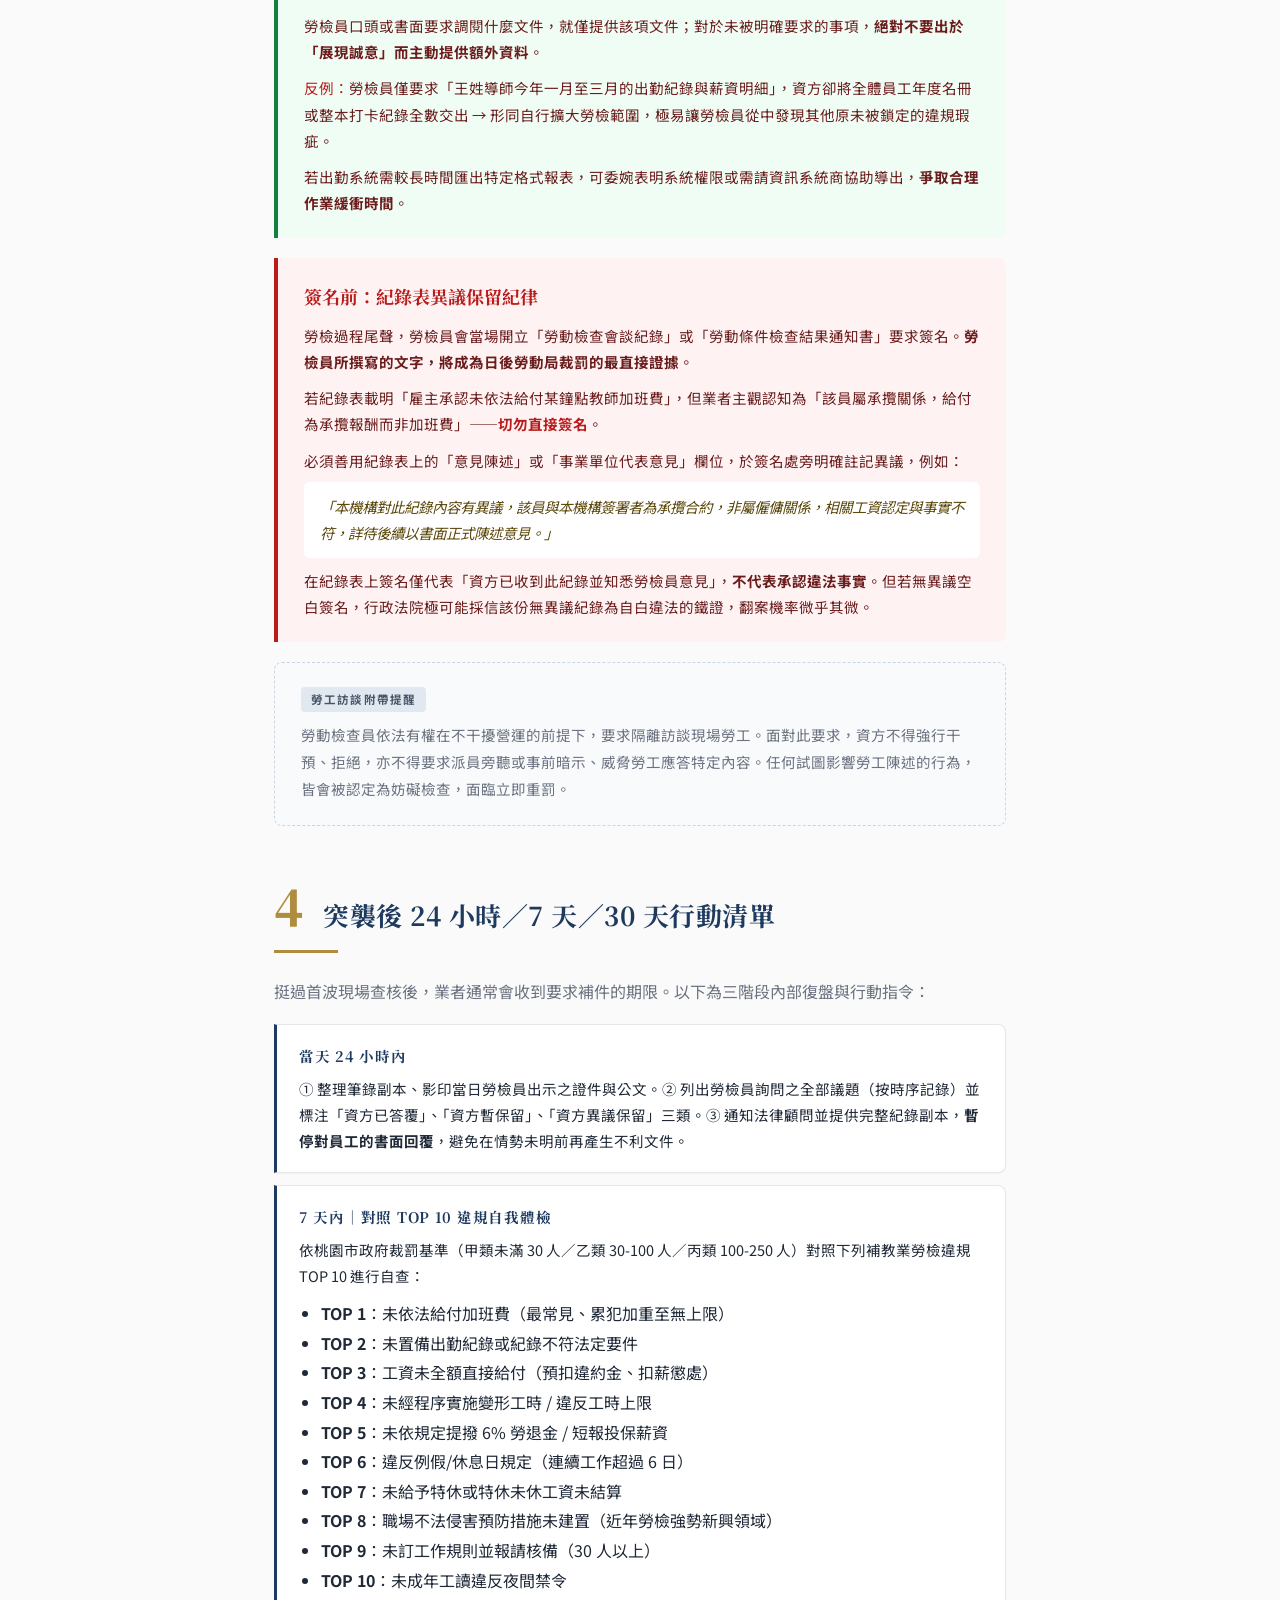
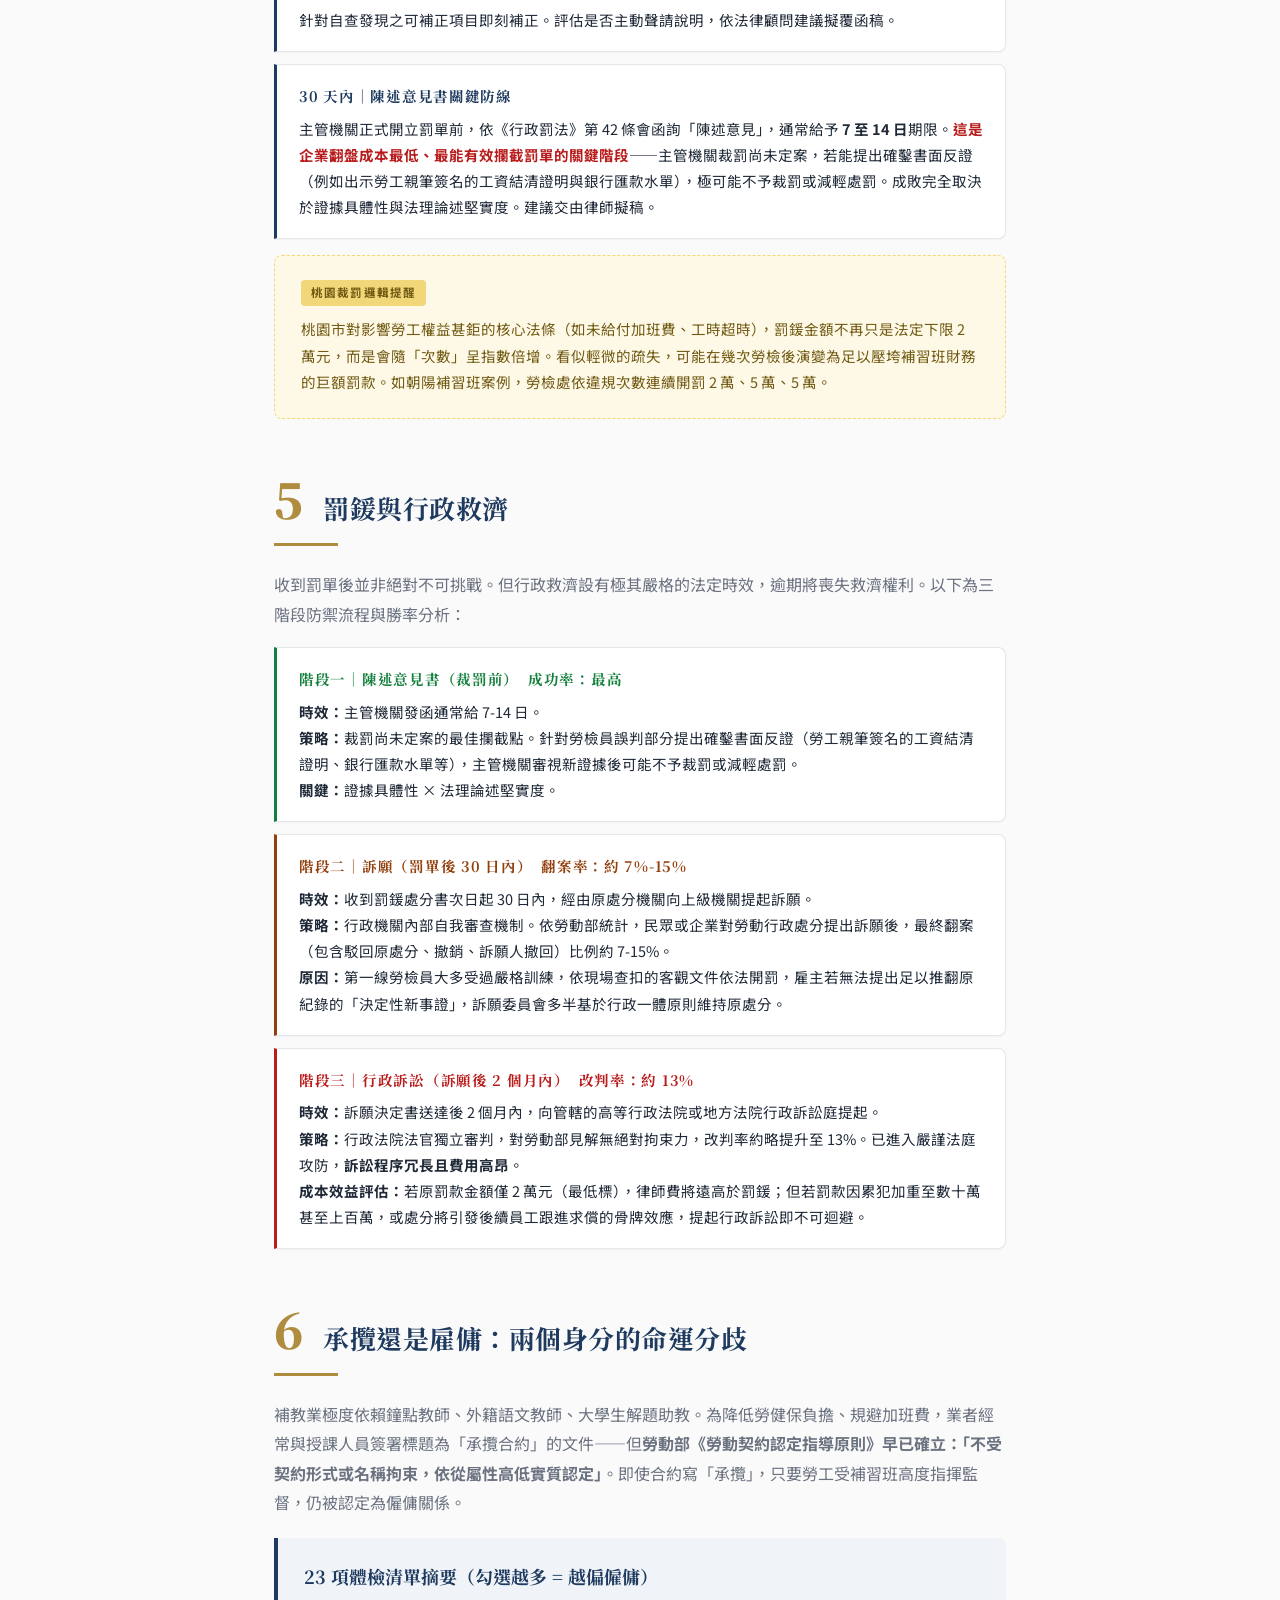
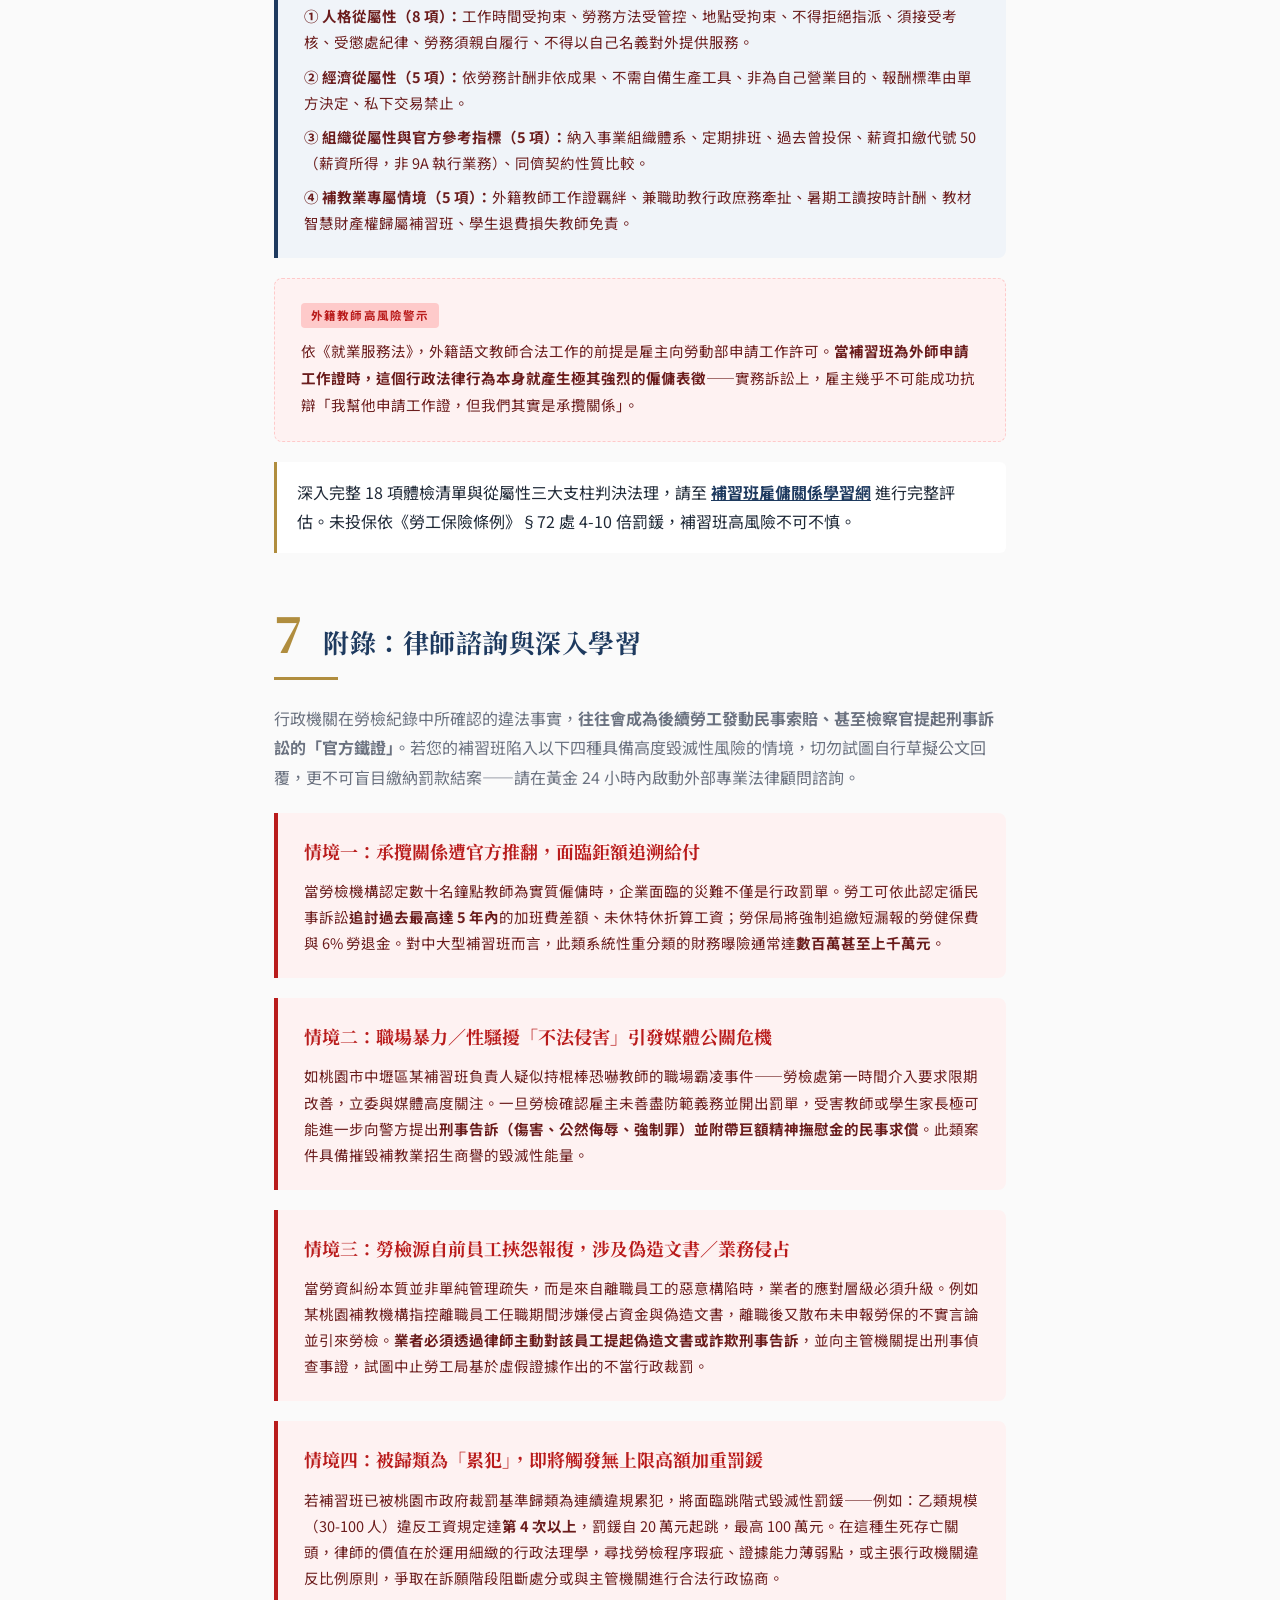
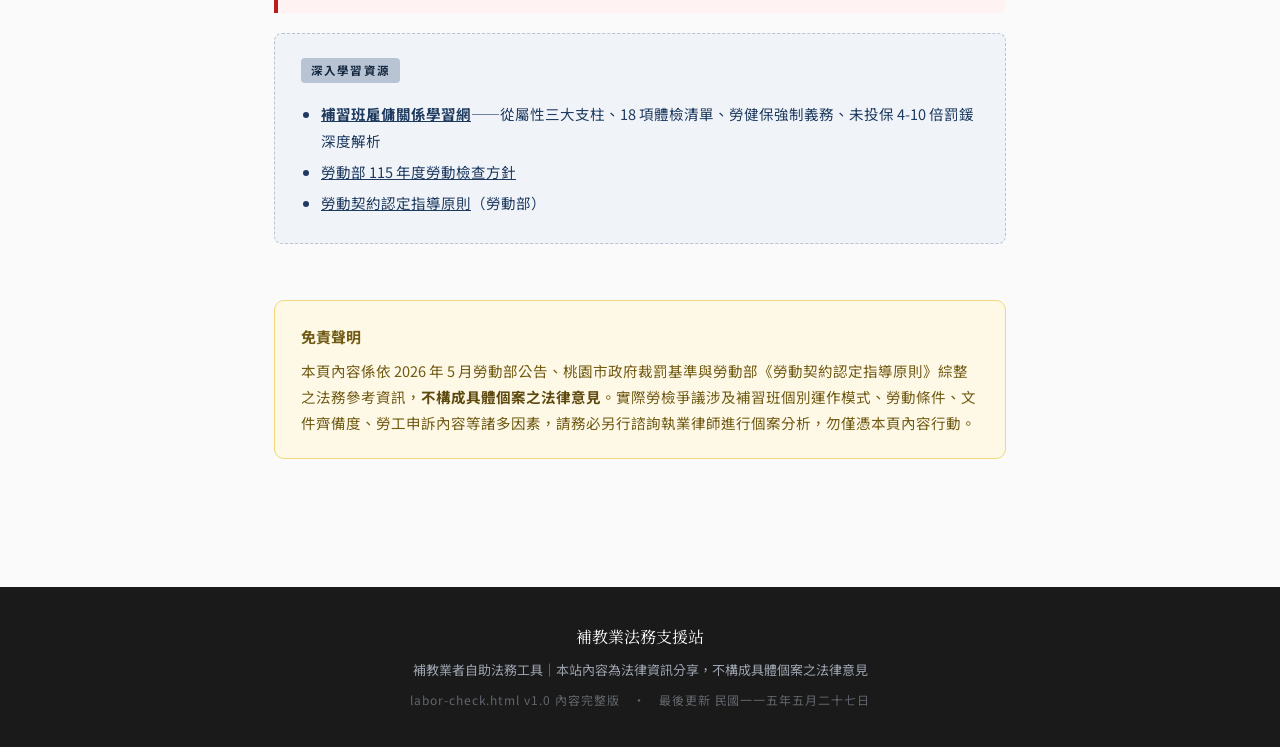
<file: labor-check.html>
<!DOCTYPE html>
<html lang="zh-Hant">
<head>
<meta charset="UTF-8">
<meta name="viewport" content="width=device-width, initial-scale=1.0">
<meta name="description" content="補習班勞檢突襲應變 SOP + 七大文件包——勞動局來電/來訪時 5 分鐘內該做什麼、七份必備文件、突襲後 24 小時/7 天/30 天行動清單。">
<title>我被勞檢／勞動局訪查｜補教業法務支援站</title>

<link rel="preconnect" href="https://fonts.googleapis.com">
<link rel="preconnect" href="https://fonts.gstatic.com" crossorigin>
<link href="https://fonts.googleapis.com/css2?family=Noto+Sans+TC:wght@400;500;700&family=Noto+Serif+TC:wght@500;700;900&display=swap" rel="stylesheet">

<style>
:root {
  --color-primary: #1e3a5f;
  --color-primary-dark: #142840;
  --color-primary-light: #2c4f7c;
  --color-secondary: #1b3a3a;
  --color-accent: #b08d3e;
  --color-accent-light: #d4b25a;
  --color-warn: #b91c1c;
  --color-warn-bg: #fef2f2;
  --color-ok: #15803d;
  --color-ok-bg: #f0fdf4;
  --color-test: #92400e;
  --color-test-bg: #fef3c7;
  --color-bg: #fafafa;
  --color-bg-card: #ffffff;
  --color-text: #1f2937;
  --color-text-muted: #6b7280;
  --color-border: #e5e7eb;
  --font-sans: 'Noto Sans TC', -apple-system, BlinkMacSystemFont, 'PingFang TC', 'Microsoft JhengHei', sans-serif;
  --font-serif: 'Noto Serif TC', 'Songti TC', 'PMingLiU', serif;
  --shadow-sm: 0 1px 2px rgba(0,0,0,0.04);
  --shadow-md: 0 1px 3px rgba(0,0,0,0.06), 0 1px 2px rgba(0,0,0,0.04);
  --shadow-lg: 0 10px 25px rgba(0,0,0,0.08), 0 4px 10px rgba(0,0,0,0.04);
}

* { box-sizing: border-box; margin: 0; padding: 0; }
html { scroll-behavior: smooth; }
body {
  font-family: var(--font-sans);
  font-size: 16px;
  line-height: 1.85;
  color: var(--color-text);
  background: var(--color-bg);
  -webkit-font-smoothing: antialiased;
  -moz-osx-font-smoothing: grayscale;
}
a { color: var(--color-primary); }

.test-banner {
  background: var(--color-test-bg);
  color: var(--color-test);
  border-bottom: 1px solid #f1d77a;
  padding: 8px 24px;
  text-align: center;
  font-size: 13px;
  font-weight: 500;
  letter-spacing: 0.05em;
}
.test-banner strong { font-weight: 700; }

.navbar {
  position: sticky;
  top: 0;
  background: rgba(255,255,255,0.96);
  backdrop-filter: blur(12px);
  -webkit-backdrop-filter: blur(12px);
  border-bottom: 1px solid var(--color-border);
  z-index: 100;
  padding: 14px 24px;
}
.navbar-inner {
  max-width: 980px;
  margin: 0 auto;
  display: flex;
  justify-content: space-between;
  align-items: center;
  gap: 16px;
  flex-wrap: wrap;
}
.brand {
  font-family: var(--font-serif);
  font-weight: 700;
  color: var(--color-primary);
  font-size: 16px;
  letter-spacing: 0.02em;
  text-decoration: none;
}
.brand .brand-mark {
  display: inline-block;
  width: 6px;
  height: 18px;
  background: var(--color-accent);
  margin-right: 10px;
  vertical-align: -3px;
}
.nav-back {
  font-size: 14px;
  color: var(--color-text-muted);
  text-decoration: none;
}
.nav-back:hover { color: var(--color-primary); }

/* 子頁 hero */
.subhero {
  background: linear-gradient(135deg, var(--color-primary-dark) 0%, var(--color-primary) 50%, var(--color-secondary) 100%);
  color: white;
  padding: 64px 24px 56px;
  text-align: center;
  position: relative;
  overflow: hidden;
}
.subhero::before {
  content: '';
  position: absolute;
  inset: 0;
  background-image:
    radial-gradient(circle at 18% 28%, rgba(176, 141, 62, 0.18) 0%, transparent 50%);
  pointer-events: none;
}
.subhero-inner { position: relative; max-width: 780px; margin: 0 auto; }
.subhero-tag {
  display: inline-block;
  background: rgba(255,255,255,0.12);
  border: 1px solid rgba(255,255,255,0.18);
  padding: 6px 18px;
  border-radius: 999px;
  font-size: 13px;
  letter-spacing: 0.15em;
  margin-bottom: 20px;
  font-weight: 500;
}
.subhero h1 {
  font-family: var(--font-serif);
  font-size: 36px;
  font-weight: 900;
  line-height: 1.35;
  margin-bottom: 16px;
  letter-spacing: 0.02em;
}
.subhero h1 .accent { color: var(--color-accent-light); }
.subhero .lead {
  font-size: 16px;
  line-height: 1.85;
  opacity: 0.92;
  max-width: 680px;
  margin: 0 auto;
}

/* placeholder 警示 */
.dev-notice {
  max-width: 780px;
  margin: 32px auto 0;
  padding: 0 24px;
}
.dev-notice-inner {
  background: var(--color-warn-bg);
  border: 1px solid #fecaca;
  border-radius: 10px;
  padding: 18px 22px;
  color: var(--color-warn);
  font-size: 14.5px;
  line-height: 1.75;
}
.dev-notice-inner strong { font-weight: 700; }

/* 主內容 */
main {
  max-width: 780px;
  margin: 0 auto;
  padding: 48px 24px 64px;
}

.chapter { margin: 56px 0 32px; }
.chapter-header {
  display: flex;
  align-items: baseline;
  gap: 20px;
  margin-bottom: 8px;
}
.chapter-num {
  font-family: var(--font-serif);
  font-size: 48px;
  color: var(--color-accent);
  line-height: 1;
  font-weight: 900;
  flex-shrink: 0;
}
.chapter-title {
  font-family: var(--font-serif);
  font-size: 26px;
  color: var(--color-primary);
  font-weight: 700;
  line-height: 1.3;
  letter-spacing: 0.02em;
}
.chapter-divider {
  width: 64px;
  height: 3px;
  background: var(--color-accent);
  margin: 18px 0 24px;
}

.placeholder {
  background: #f8fafc;
  border: 1px dashed #cbd5e1;
  border-radius: 8px;
  padding: 22px 26px;
  margin: 16px 0;
  color: var(--color-text-muted);
  font-size: 14.5px;
  line-height: 1.85;
}
.placeholder .ph-label {
  display: inline-block;
  background: #e2e8f0;
  color: #475569;
  padding: 2px 10px;
  border-radius: 4px;
  font-size: 11.5px;
  letter-spacing: 0.1em;
  font-weight: 700;
  margin-bottom: 10px;
}
.placeholder ul { margin: 8px 0 0 18px; }
.placeholder li { margin-bottom: 4px; }

.urgent-box {
  background: var(--color-warn-bg);
  border-left: 4px solid var(--color-warn);
  border-radius: 0 8px 8px 0;
  padding: 22px 26px;
  margin: 20px 0;
}
.urgent-box h3 {
  font-family: var(--font-serif);
  color: var(--color-warn);
  font-size: 18px;
  margin-bottom: 10px;
  font-weight: 700;
}
.urgent-box p { font-size: 14.5px; line-height: 1.8; color: #6b1d1d; }

.doc-grid {
  display: grid;
  grid-template-columns: repeat(auto-fit, minmax(220px, 1fr));
  gap: 14px;
  margin: 20px 0;
}
.doc-card {
  background: white;
  border: 1px solid var(--color-border);
  border-radius: 8px;
  padding: 18px 20px;
  box-shadow: var(--shadow-sm);
}
.doc-card .doc-num {
  font-family: var(--font-serif);
  color: var(--color-accent);
  font-weight: 700;
  font-size: 13px;
  letter-spacing: 0.1em;
  margin-bottom: 6px;
}
.doc-card h4 {
  font-family: var(--font-serif);
  color: var(--color-primary);
  font-size: 16px;
  font-weight: 700;
  margin-bottom: 6px;
}
.doc-card p {
  font-size: 13.5px;
  line-height: 1.7;
  color: var(--color-text-muted);
}

.timeline-item {
  background: white;
  border: 1px solid var(--color-border);
  border-left: 3px solid var(--color-primary);
  border-radius: 0 8px 8px 0;
  padding: 18px 22px;
  margin: 12px 0;
  box-shadow: var(--shadow-sm);
}
.timeline-item .when {
  font-family: var(--font-serif);
  color: var(--color-primary);
  font-weight: 700;
  font-size: 14.5px;
  letter-spacing: 0.05em;
  margin-bottom: 6px;
}
.timeline-item p { font-size: 14.5px; line-height: 1.8; margin: 0; color: var(--color-text); }

/* 免責 */
.disclaimer {
  background: #fef9e7;
  border: 1px solid #f1d77a;
  border-radius: 10px;
  padding: 22px 26px;
  margin: 56px 0 0;
  font-size: 14.5px;
  line-height: 1.8;
  color: #715a13;
}
.disclaimer strong { color: #5e4a0e; }
.disclaimer-title {
  font-weight: 700;
  display: block;
  margin-bottom: 8px;
  font-size: 15px;
}

footer {
  background: #1a1a1a;
  color: #9ca3af;
  padding: 36px 24px;
  text-align: center;
  font-size: 13px;
  line-height: 1.8;
  margin-top: 64px;
}
footer .footer-brand {
  color: white;
  font-family: var(--font-serif);
  font-size: 16px;
  margin-bottom: 6px;
}
footer .footer-version {
  margin-top: 8px;
  opacity: 0.55;
  font-size: 12px;
  letter-spacing: 0.08em;
}

@media (max-width: 720px) {
  .subhero { padding: 48px 20px 44px; }
  .subhero h1 { font-size: 26px; }
  .chapter-header { gap: 14px; }
  .chapter-num { font-size: 36px; }
  .chapter-title { font-size: 21px; }
  .doc-grid { grid-template-columns: 1fr; }
  main { padding: 36px 16px 48px; }
}
</style>
</head>
<body>

<nav class="navbar">
  <div class="navbar-inner">
    <a class="brand" href="./index.html"><span class="brand-mark"></span>補教業法務支援站</a>
    <a class="nav-back" href="./index.html">← 回首頁</a>
  </div>
</nav>

<header class="subhero">
  <div class="subhero-inner">
    <div class="subhero-tag">第一梯隊　·　勞動法</div>
    <h1>我被勞檢／勞動局訪查<br><span class="accent">下一步要做什麼</span></h1>
    <p class="lead">勞動局來電、來訪、寄詢問函——這頁告訴你 5 分鐘內、24 小時內、7 天內各自要做的事，以及七大必備文件清單。</p>
  </div>
</header>

<div class="dev-notice">
  <div class="dev-notice-inner">
    <strong>2026 桃園市勞檢方針重點</strong>——拒絕勞檢初犯即處新臺幣 3 萬元起跳，最高 15 萬元；累犯加重機制下，看似輕微的疏失可能在幾次勞檢後演變為足以壓垮補習班財務的巨額罰款。本頁整理黃金 24 小時應變流程與七大文件包要件，請對照自查並於高風險情境即刻諮詢執業律師。
  </div>
</div>

<main>

<section class="chapter">
  <div class="chapter-header">
    <div class="chapter-num">1</div>
    <div class="chapter-title">5 分鐘內：勞動局打來了</div>
  </div>
  <div class="chapter-divider"></div>

  <div class="urgent-box">
    <h3>勞檢員踏入大門：強制 3 動作</h3>
    <p><strong>① 核實身分。</strong>主動要求勞檢員出示「勞動檢查證」及表明檢查目的之「政府機關公文」。法律實務上，若執行人員未出示合法證件，業者依法有權拒絕其進入營業處所內部進行盤查；爭取內部通報緩衝時間。</p>
    <p style="margin-top: 10px;"><strong>② 內部通報。</strong>櫃檯人員立即撥打負責人或人資主管緊急專線。<strong style="color: var(--color-warn);">切勿讓未經充分授權的工讀生、兼職助教或基層行政人員，隨意回答勞檢員關於薪資結構、打卡制度或排班邏輯的具體問題</strong>——基層員工的隨口答覆極可能被記錄為不利資方的證詞。</p>
    <p style="margin-top: 10px;"><strong>③ 實體隔離。</strong>負責人或現場最高階主管迅速將勞檢員引導至獨立、具備隱私性的會議室，妥善招待茶水。避免在學生進出頻繁的接待大廳、教師休息室或開放式辦公區進行盤問，降低對教學營運的干擾並防止員工恐慌耳語。</p>
  </div>

  <div class="placeholder" style="background: #fef9e7; border-color: #f1d77a; color: #715a13;">
    <span class="ph-label" style="background: #f1d77a; color: #715a13;">桃園裁罰基準提醒</span>
    <p>依《勞動檢查法》第 35 條與《勞動基準法》第 80 條，「規避、妨礙或拒絕檢查」拒絕勞檢初犯即處新臺幣 3 萬元起跳，最高 15 萬元罰鍰。情緒失控或對抗式應答 = 自找加重事由。第一線行政人員與班主任務必嚴格遵循上述系統化準則。</p>
  </div>
</section>

<section class="chapter">
  <div class="chapter-header">
    <div class="chapter-num">2</div>
    <div class="chapter-title">七大文件包總覽</div>
  </div>
  <div class="chapter-divider"></div>

  <p style="color: var(--color-text-muted); margin-bottom: 18px;">勞檢員通常給予業者數天至一週的期限，要求將現場無法立即提供的書面資料送交勞動局深度審查。若以下七份法定文件付之闕如，或具備但內容不符法定最低要件，後續罰鍰將無可避免。</p>

  <div class="doc-grid">

    <div class="doc-card">
      <div class="doc-num">DOC.1 ｜ 勞基法 §30 V</div>
      <h4>勞工出勤紀錄表</h4>
      <p><strong>法定最低要件：</strong>精確至「分鐘」之時間戳記、明確切割休息時段、員工每月確認、保存至少 5 年。<br><span style="color: var(--color-warn);">高風險樣態：</span>簽名打勾代替時間、只寫上班沒寫下班、全員整齊劃一 22:00 打卡。未置備：9-45 萬元；有紀錄但未到分鐘：2-100 萬元。</p>
    </div>

    <div class="doc-card">
      <div class="doc-num">DOC.2 ｜ 勞基法 §23</div>
      <h4>勞工薪資清冊</h4>
      <p><strong>法定最低要件：</strong>議定工資總額與本薪/津貼/獎金明細拆解、合法扣除項目獨立列出計算式、加班費乘數對應出勤紀錄。<br><span style="color: var(--color-warn);">高風險樣態：</span>把全勤獎金/業績獎金/帶班津貼排除在「工資」外壓低時薪、預扣違約金、遲到直接扣薪。「經常性給與」依法須全納入工資。</p>
    </div>

    <div class="doc-card">
      <div class="doc-num">DOC.3 ｜ 勞基法 §30-1</div>
      <h4>八週變形工時同意書</h4>
      <p><strong>法定最低要件：</strong>明確宣告引用 §30-1、載明八週循環起訖日期、班表符合「最多連續 6 天、八週內 16 日休假」、檢附勞資會議決議字號。<br>勞動部已將「教育輔助業」（含補習班）納入適用——這是補習班面對寒暑假密集排班、考前衝刺班的<strong>法定護身符</strong>。</p>
      <a href="labor-flex-form.html" style="display:inline-block;margin-top:12px;background:var(--color-primary);color:white;padding:10px 18px;border-radius:8px;text-decoration:none;font-size:13.5px;font-weight:600;letter-spacing:0.02em;">📝 線上產生此同意書 →</a>
    </div>

    <div class="doc-card">
      <div class="doc-num">DOC.4 ｜ 勞基法 §83</div>
      <h4>勞資會議紀錄</h4>
      <p><strong>法定最低要件：</strong>每三個月召開一次、勞方代表全體員工選舉產生（資方不可指派）、留存選舉公告與計票紀錄、明確「案由/說明/決議」文字。<br>實施變形工時、加班、女性夜間工作等重大條件變更，<strong>勞資會議同意是法定前置要件</strong>。補教業極少有工會，此份紀錄即是核心關鍵。</p>
      <a href="labor-meeting-form.html" style="display:inline-block;margin-top:12px;background:var(--color-primary);color:white;padding:10px 18px;border-radius:8px;text-decoration:none;font-size:13.5px;font-weight:600;letter-spacing:0.02em;">📝 線上產生此紀錄（變形工時同意版）→</a>
    </div>

    <div class="doc-card">
      <div class="doc-num">DOC.5 ｜ 勞基法 §46</div>
      <h4>未成年工讀同意書 ＋ 法定代理人同意書</h4>
      <p><strong>法定最低要件：</strong>法定代理人親筆簽名、檢附身分證或戶口名簿影本、粗體字宣告「不安排夜間工作（晚上 8 點至隔日早上 6 點）」。<br><span style="color: var(--color-warn);">補習班高風險：</span>晚間營業屬性 × 高中工讀生發傳單/電訪/輔導 = 夜間禁令極易踩線，必須在內部文件建立防呆機制。</p>
      <a href="labor-minor-form.html" style="display:inline-block;margin-top:12px;background:var(--color-primary);color:white;padding:10px 18px;border-radius:8px;text-decoration:none;font-size:13.5px;font-weight:600;letter-spacing:0.02em;">📝 線上產生此同意書 →</a>
    </div>

    <div class="doc-card">
      <div class="doc-num">DOC.6 ｜ 勞基法 §70</div>
      <h4>補習班工作規則與核備函</h4>
      <p><strong>適用門檻：</strong>僱用勞工達 30 人以上（含所有正職、兼職教師、工讀生）即負有訂立、報請勞動局核備並公開揭示之法定義務。<br><strong>必備條款：</strong>工時/休假/工資/獎金/考勤/獎懲全部明文化。懲處不得違反強制規定（不得預扣工資、僅能作績效減項）。許多連鎖補教因忽略兼職人數計算而遲未報備受罰。</p>
    </div>

    <div class="doc-card">
      <div class="doc-num">DOC.7 ｜ 勞基法 §9</div>
      <h4>教師勞動契約書／僱傭契約書</h4>
      <p><strong>法定最低要件：</strong>具體記載工作場所與職務內容（如國中數學授課、教材編撰、分校地點）、工時與假勤約定、本薪/鐘點費計算方式與結算日期。<br>無論正職、兼職、解題助教皆須備齊書面契約。連動本站<a href="https://bosseating-hash.github.io/labor/" target="_blank">補習班雇傭關係學習網</a>「承攬 vs 雇傭」18 項體檢清單。</p>
      <a href="labor-contract-form.html" style="display:inline-block;margin-top:12px;background:var(--color-primary);color:white;padding:10px 18px;border-radius:8px;text-decoration:none;font-size:13.5px;font-weight:600;letter-spacing:0.02em;">📝 線上產生此契約（鐘點兼任版）→</a>
    </div>

  </div>
</section>

<section class="chapter">
  <div class="chapter-header">
    <div class="chapter-num">3</div>
    <div class="chapter-title">突襲訪查現場：能說什麼、不能說什麼</div>
  </div>
  <div class="chapter-divider"></div>

  <div class="urgent-box" style="border-left-color: var(--color-primary); background: #f0f4f9;">
    <h3 style="color: var(--color-primary);">釐清檢查性質：專案 vs 申訴</h3>
    <p>負責人應委婉但明確詢問本次到訪屬性：</p>
    <p style="margin-top: 10px;"><strong>「專案檢查」</strong>—— 例如勞動部每年對教育輔助業實施的特定專案，採抽查制，會廣泛要求提供數名員工資料。</p>
    <p style="margin-top: 8px;"><strong>「申訴檢查」</strong>—— 由內部員工或離職員工發起，具備高度針對性，勞檢員通常已握有特定勞工的申訴事證，會精確要求調閱該名員工特定期間的資料。釐清此點將決定後續資料提供範圍。</p>
  </div>

  <div class="urgent-box" style="border-left-color: var(--color-ok); background: var(--color-ok-bg);">
    <h3 style="color: var(--color-ok);">最高指導原則：被動提供、精準給予</h3>
    <p>勞檢員口頭或書面要求調閱什麼文件，就僅提供該項文件；對於未被明確要求的事項，<strong>絕對不要出於「展現誠意」而主動提供額外資料</strong>。</p>
    <p style="margin-top: 10px;"><span style="color: var(--color-warn);">反例：</span>勞檢員僅要求「王姓導師今年一月至三月的出勤紀錄與薪資明細」，資方卻將全體員工年度名冊或整本打卡紀錄全數交出 → 形同自行擴大勞檢範圍，極易讓勞檢員從中發現其他原未被鎖定的違規瑕疵。</p>
    <p style="margin-top: 10px;">若出勤系統需較長時間匯出特定格式報表，可委婉表明系統權限或需請資訊系統商協助導出，<strong>爭取合理作業緩衝時間</strong>。</p>
  </div>

  <div class="urgent-box" style="border-left-color: var(--color-warn);">
    <h3>簽名前：紀錄表異議保留紀律</h3>
    <p>勞檢過程尾聲，勞檢員會當場開立「勞動檢查會談紀錄」或「勞動條件檢查結果通知書」要求簽名。<strong>勞檢員所撰寫的文字，將成為日後勞動局裁罰的最直接證據</strong>。</p>
    <p style="margin-top: 10px;">若紀錄表載明「雇主承認未依法給付某鐘點教師加班費」，但業者主觀認知為「該員屬承攬關係，給付為承攬報酬而非加班費」——<strong style="color: var(--color-warn);">切勿直接簽名</strong>。</p>
    <p style="margin-top: 10px;">必須善用紀錄表上的「意見陳述」或「事業單位代表意見」欄位，於簽名處旁明確註記異議，例如：</p>
    <p style="margin-top: 8px; padding: 12px 16px; background: white; border-radius: 6px; font-style: italic; color: #5e4a0e;">「本機構對此紀錄內容有異議，該員與本機構簽署者為承攬合約，非屬僱傭關係，相關工資認定與事實不符，詳待後續以書面正式陳述意見。」</p>
    <p style="margin-top: 10px;">在紀錄表上簽名僅代表「資方已收到此紀錄並知悉勞檢員意見」，<strong>不代表承認違法事實</strong>。但若無異議空白簽名，行政法院極可能採信該份無異議紀錄為自白違法的鐵證，翻案機率微乎其微。</p>
  </div>

  <div class="placeholder">
    <span class="ph-label">勞工訪談附帶提醒</span>
    <p>勞動檢查員依法有權在不干擾營運的前提下，要求隔離訪談現場勞工。面對此要求，資方不得強行干預、拒絕，亦不得要求派員旁聽或事前暗示、威脅勞工應答特定內容。任何試圖影響勞工陳述的行為，皆會被認定為妨礙檢查，面臨立即重罰。</p>
  </div>
</section>

<section class="chapter">
  <div class="chapter-header">
    <div class="chapter-num">4</div>
    <div class="chapter-title">突襲後 24 小時／7 天／30 天行動清單</div>
  </div>
  <div class="chapter-divider"></div>

  <p style="color: var(--color-text-muted); margin-bottom: 18px;">挺過首波現場查核後，業者通常會收到要求補件的期限。以下為三階段內部復盤與行動指令：</p>

  <div class="timeline-item">
    <div class="when">當天 24 小時內</div>
    <p>① 整理筆錄副本、影印當日勞檢員出示之證件與公文。② 列出勞檢員詢問之全部議題（按時序記錄）並標注「資方已答覆」、「資方暫保留」、「資方異議保留」三類。③ 通知法律顧問並提供完整紀錄副本，<strong>暫停對員工的書面回覆</strong>，避免在情勢未明前再產生不利文件。</p>
  </div>

  <div class="timeline-item">
    <div class="when">7 天內｜對照 TOP 10 違規自我體檢</div>
    <p>依桃園市政府裁罰基準（甲類未滿 30 人／乙類 30-100 人／丙類 100-250 人）對照下列補教業勞檢違規 TOP 10 進行自查：</p>
    <ul style="margin: 10px 0 0 22px; line-height: 1.85;">
      <li><strong>TOP 1</strong>：未依法給付加班費（最常見、累犯加重至無上限）</li>
      <li><strong>TOP 2</strong>：未置備出勤紀錄或紀錄不符法定要件</li>
      <li><strong>TOP 3</strong>：工資未全額直接給付（預扣違約金、扣薪懲處）</li>
      <li><strong>TOP 4</strong>：未經程序實施變形工時 / 違反工時上限</li>
      <li><strong>TOP 5</strong>：未依規定提撥 6% 勞退金 / 短報投保薪資</li>
      <li><strong>TOP 6</strong>：違反例假/休息日規定（連續工作超過 6 日）</li>
      <li><strong>TOP 7</strong>：未給予特休或特休未休工資未結算</li>
      <li><strong>TOP 8</strong>：職場不法侵害預防措施未建置（近年勞檢強勢新興領域）</li>
      <li><strong>TOP 9</strong>：未訂工作規則並報請核備（30 人以上）</li>
      <li><strong>TOP 10</strong>：未成年工讀違反夜間禁令</li>
    </ul>
    <p style="margin-top: 12px;">針對自查發現之可補正項目即刻補正。評估是否主動聲請說明，依法律顧問建議擬覆函稿。</p>
  </div>

  <div class="timeline-item">
    <div class="when">30 天內｜陳述意見書關鍵防線</div>
    <p>主管機關正式開立罰單前，依《行政罰法》第 42 條會函詢「陳述意見」，通常給予 <strong>7 至 14 日</strong>期限。<strong style="color: var(--color-warn);">這是企業翻盤成本最低、最能有效攔截罰單的關鍵階段</strong>——主管機關裁罰尚未定案，若能提出確鑿書面反證（例如出示勞工親筆簽名的工資結清證明與銀行匯款水單），極可能不予裁罰或減輕處罰。成敗完全取決於證據具體性與法理論述堅實度。建議交由律師擬稿。</p>
  </div>

  <div class="placeholder" style="background: #fef9e7; border-color: #f1d77a; color: #715a13;">
    <span class="ph-label" style="background: #f1d77a; color: #715a13;">桃園裁罰邏輯提醒</span>
    <p>桃園市對影響勞工權益甚鉅的核心法條（如未給付加班費、工時超時），罰鍰金額不再只是法定下限 2 萬元，而是會隨「次數」呈指數倍增。看似輕微的疏失，可能在幾次勞檢後演變為足以壓垮補習班財務的巨額罰款。如朝陽補習班案例，勞檢處依違規次數連續開罰 2 萬、5 萬、5 萬。</p>
  </div>
</section>

<section class="chapter">
  <div class="chapter-header">
    <div class="chapter-num">5</div>
    <div class="chapter-title">罰鍰與行政救濟</div>
  </div>
  <div class="chapter-divider"></div>

  <p style="color: var(--color-text-muted); margin-bottom: 18px;">收到罰單後並非絕對不可挑戰。但行政救濟設有極其嚴格的法定時效，逾期將喪失救濟權利。以下為三階段防禦流程與勝率分析：</p>

  <div class="timeline-item" style="border-left-color: var(--color-ok);">
    <div class="when" style="color: var(--color-ok);">階段一｜陳述意見書（裁罰前）　成功率：最高</div>
    <p><strong>時效：</strong>主管機關發函通常給 7-14 日。<br><strong>策略：</strong>裁罰尚未定案的最佳攔截點。針對勞檢員誤判部分提出確鑿書面反證（勞工親筆簽名的工資結清證明、銀行匯款水單等），主管機關審視新證據後可能不予裁罰或減輕處罰。<br><strong>關鍵：</strong>證據具體性 × 法理論述堅實度。</p>
  </div>

  <div class="timeline-item" style="border-left-color: var(--color-test);">
    <div class="when" style="color: var(--color-test);">階段二｜訴願（罰單後 30 日內）　翻案率：約 7%-15%</div>
    <p><strong>時效：</strong>收到罰鍰處分書次日起 30 日內，經由原處分機關向上級機關提起訴願。<br><strong>策略：</strong>行政機關內部自我審查機制。依勞動部統計，民眾或企業對勞動行政處分提出訴願後，最終翻案（包含駁回原處分、撤銷、訴願人撤回）比例約 7-15%。<br><strong>原因：</strong>第一線勞檢員大多受過嚴格訓練，依現場查扣的客觀文件依法開罰，雇主若無法提出足以推翻原紀錄的「決定性新事證」，訴願委員會多半基於行政一體原則維持原處分。</p>
  </div>

  <div class="timeline-item" style="border-left-color: var(--color-warn);">
    <div class="when" style="color: var(--color-warn);">階段三｜行政訴訟（訴願後 2 個月內）　改判率：約 13%</div>
    <p><strong>時效：</strong>訴願決定書送達後 2 個月內，向管轄的高等行政法院或地方法院行政訴訟庭提起。<br><strong>策略：</strong>行政法院法官獨立審判，對勞動部見解無絕對拘束力，改判率約略提升至 13%。已進入嚴謹法庭攻防，<strong>訴訟程序冗長且費用高昂</strong>。<br><strong>成本效益評估：</strong>若原罰款金額僅 2 萬元（最低標），律師費將遠高於罰鍰；但若罰款因累犯加重至數十萬甚至上百萬，或處分將引發後續員工跟進求償的骨牌效應，提起行政訴訟即不可迴避。</p>
  </div>
</section>

<section class="chapter">
  <div class="chapter-header">
    <div class="chapter-num">6</div>
    <div class="chapter-title">承攬還是雇傭：兩個身分的命運分歧</div>
  </div>
  <div class="chapter-divider"></div>

  <p style="color: var(--color-text-muted); margin-bottom: 18px;">補教業極度依賴鐘點教師、外籍語文教師、大學生解題助教。為降低勞健保負擔、規避加班費，業者經常與授課人員簽署標題為「承攬合約」的文件——但<strong>勞動部《勞動契約認定指導原則》早已確立：「不受契約形式或名稱拘束，依從屬性高低實質認定」</strong>。即使合約寫「承攬」，只要勞工受補習班高度指揮監督，仍被認定為僱傭關係。</p>

  <div class="urgent-box" style="border-left-color: var(--color-primary); background: #f0f4f9;">
    <h3 style="color: var(--color-primary);">23 項體檢清單摘要（勾選越多 = 越偏僱傭）</h3>
    <p><strong>① 人格從屬性（8 項）：</strong>工作時間受拘束、勞務方法受管控、地點受拘束、不得拒絕指派、須接受考核、受懲處紀律、勞務須親自履行、不得以自己名義對外提供服務。</p>
    <p style="margin-top: 8px;"><strong>② 經濟從屬性（5 項）：</strong>依勞務計酬非依成果、不需自備生產工具、非為自己營業目的、報酬標準由單方決定、私下交易禁止。</p>
    <p style="margin-top: 8px;"><strong>③ 組織從屬性與官方參考指標（5 項）：</strong>納入事業組織體系、定期排班、過去曾投保、薪資扣繳代號 50（薪資所得，非 9A 執行業務）、同儕契約性質比較。</p>
    <p style="margin-top: 8px;"><strong>④ 補教業專屬情境（5 項）：</strong>外籍教師工作證羈絆、兼職助教行政庶務牽扯、暑期工讀按時計酬、教材智慧財產權歸屬補習班、學生退費損失教師免責。</p>
  </div>

  <div class="placeholder" style="background: var(--color-warn-bg); border-color: #fecaca; color: #6b1d1d;">
    <span class="ph-label" style="background: #fecaca; color: var(--color-warn);">外籍教師高風險警示</span>
    <p>依《就業服務法》，外籍語文教師合法工作的前提是雇主向勞動部申請工作許可。<strong>當補習班為外師申請工作證時，這個行政法律行為本身就產生極其強烈的僱傭表徵</strong>——實務訴訟上，雇主幾乎不可能成功抗辯「我幫他申請工作證，但我們其實是承攬關係」。</p>
  </div>

  <p style="margin-top: 20px; padding: 16px 20px; background: white; border-left: 3px solid var(--color-accent); border-radius: 0 6px 6px 0;">深入完整 18 項體檢清單與從屬性三大支柱判決法理，請至 <a href="https://bosseating-hash.github.io/labor/" target="_blank" style="font-weight: 700;">補習班雇傭關係學習網</a> 進行完整評估。未投保依《勞工保險條例》§72 處 4-10 倍罰鍰，補習班高風險不可不慎。</p>
</section>

<section class="chapter">
  <div class="chapter-header">
    <div class="chapter-num">7</div>
    <div class="chapter-title">附錄：律師諮詢與深入學習</div>
  </div>
  <div class="chapter-divider"></div>

  <p style="color: var(--color-text-muted); margin-bottom: 18px;">行政機關在勞檢紀錄中所確認的違法事實，<strong>往往會成為後續勞工發動民事索賠、甚至檢察官提起刑事訴訟的「官方鐵證」</strong>。若您的補習班陷入以下四種具備高度毀滅性風險的情境，切勿試圖自行草擬公文回覆，更不可盲目繳納罰款結案——請在黃金 24 小時內啟動外部專業法律顧問諮詢。</p>

  <div class="urgent-box">
    <h3>情境一：承攬關係遭官方推翻，面臨鉅額追溯給付</h3>
    <p>當勞檢機構認定數十名鐘點教師為實質僱傭時，企業面臨的災難不僅是行政罰單。勞工可依此認定循民事訴訟<strong>追討過去最高達 5 年內</strong>的加班費差額、未休特休折算工資；勞保局將強制追繳短漏報的勞健保費與 6% 勞退金。對中大型補習班而言，此類系統性重分類的財務曝險通常達<strong>數百萬甚至上千萬元</strong>。</p>
  </div>

  <div class="urgent-box">
    <h3>情境二：職場暴力／性騷擾「不法侵害」引發媒體公關危機</h3>
    <p>如桃園市中壢區某補習班負責人疑似持棍棒恐嚇教師的職場霸凌事件——勞檢處第一時間介入要求限期改善，立委與媒體高度關注。一旦勞檢確認雇主未善盡防範義務並開出罰單，受害教師或學生家長極可能進一步向警方提出<strong>刑事告訴（傷害、公然侮辱、強制罪）並附帶巨額精神撫慰金的民事求償</strong>。此類案件具備摧毀補教業招生商譽的毀滅性能量。</p>
  </div>

  <div class="urgent-box">
    <h3>情境三：勞檢源自前員工挾怨報復，涉及偽造文書／業務侵占</h3>
    <p>當勞資糾紛本質並非單純管理疏失，而是來自離職員工的惡意構陷時，業者的應對層級必須升級。例如某桃園補教機構指控離職員工任職期間涉嫌侵占資金與偽造文書，離職後又散布未申報勞保的不實言論並引來勞檢。<strong>業者必須透過律師主動對該員工提起偽造文書或詐欺刑事告訴</strong>，並向主管機關提出刑事偵查事證，試圖中止勞工局基於虛假證據作出的不當行政裁罰。</p>
  </div>

  <div class="urgent-box">
    <h3>情境四：被歸類為「累犯」，即將觸發無上限高額加重罰鍰</h3>
    <p>若補習班已被桃園市政府裁罰基準歸類為連續違規累犯，將面臨跳階式毀滅性罰鍰——例如：乙類規模（30-100 人）違反工資規定達<strong>第 4 次以上</strong>，罰鍰自 20 萬元起跳，最高 100 萬元。在這種生死存亡關頭，律師的價值在於運用細緻的行政法理學，尋找勞檢程序瑕疵、證據能力薄弱點，或主張行政機關違反比例原則，爭取在訴願階段阻斷處分或與主管機關進行合法行政協商。</p>
  </div>

  <div class="placeholder" style="background: #f0f4f9; border-color: #b8c4d4; color: var(--color-primary);">
    <span class="ph-label" style="background: #b8c4d4; color: var(--color-primary-dark);">深入學習資源</span>
    <ul style="margin: 8px 0 0 20px;">
      <li><a href="https://bosseating-hash.github.io/labor/" target="_blank" style="font-weight: 700;">補習班雇傭關係學習網</a>——從屬性三大支柱、18 項體檢清單、勞健保強制義務、未投保 4-10 倍罰鍰深度解析</li>
      <li><a href="https://laws.mol.gov.tw/FLAW/FLAWDAT01.aspx?id=FL105317" target="_blank">勞動部 115 年度勞動檢查方針</a></li>
      <li><a href="https://www.mol.gov.tw/media/seljrmqo/%E5%8B%9E%E5%8B%95%E5%A5%91%E7%B4%84%E8%AA%8D%E5%AE%9A%E6%8C%87%E5%B0%8E%E5%8E%9F%E5%89%87.pdf" target="_blank">勞動契約認定指導原則</a>（勞動部）</li>
    </ul>
  </div>
</section>

<div class="disclaimer">
  <span class="disclaimer-title">免責聲明</span>
  本頁內容係依 2026 年 5 月勞動部公告、桃園市政府裁罰基準與勞動部《勞動契約認定指導原則》綜整之法務參考資訊，<strong>不構成具體個案之法律意見</strong>。實際勞檢爭議涉及補習班個別運作模式、勞動條件、文件齊備度、勞工申訴內容等諸多因素，請務必另行諮詢執業律師進行個案分析，勿僅憑本頁內容行動。
</div>

</main>

<footer>
  <div class="footer-brand">補教業法務支援站</div>
  <p>補教業者自助法務工具｜本站內容為法律資訊分享，不構成具體個案之法律意見</p>
  <p class="footer-version">labor-check.html v1.0 內容完整版　·　最後更新 民國一一五年五月二十七日</p>
</footer>

</body>
</html>
</file>
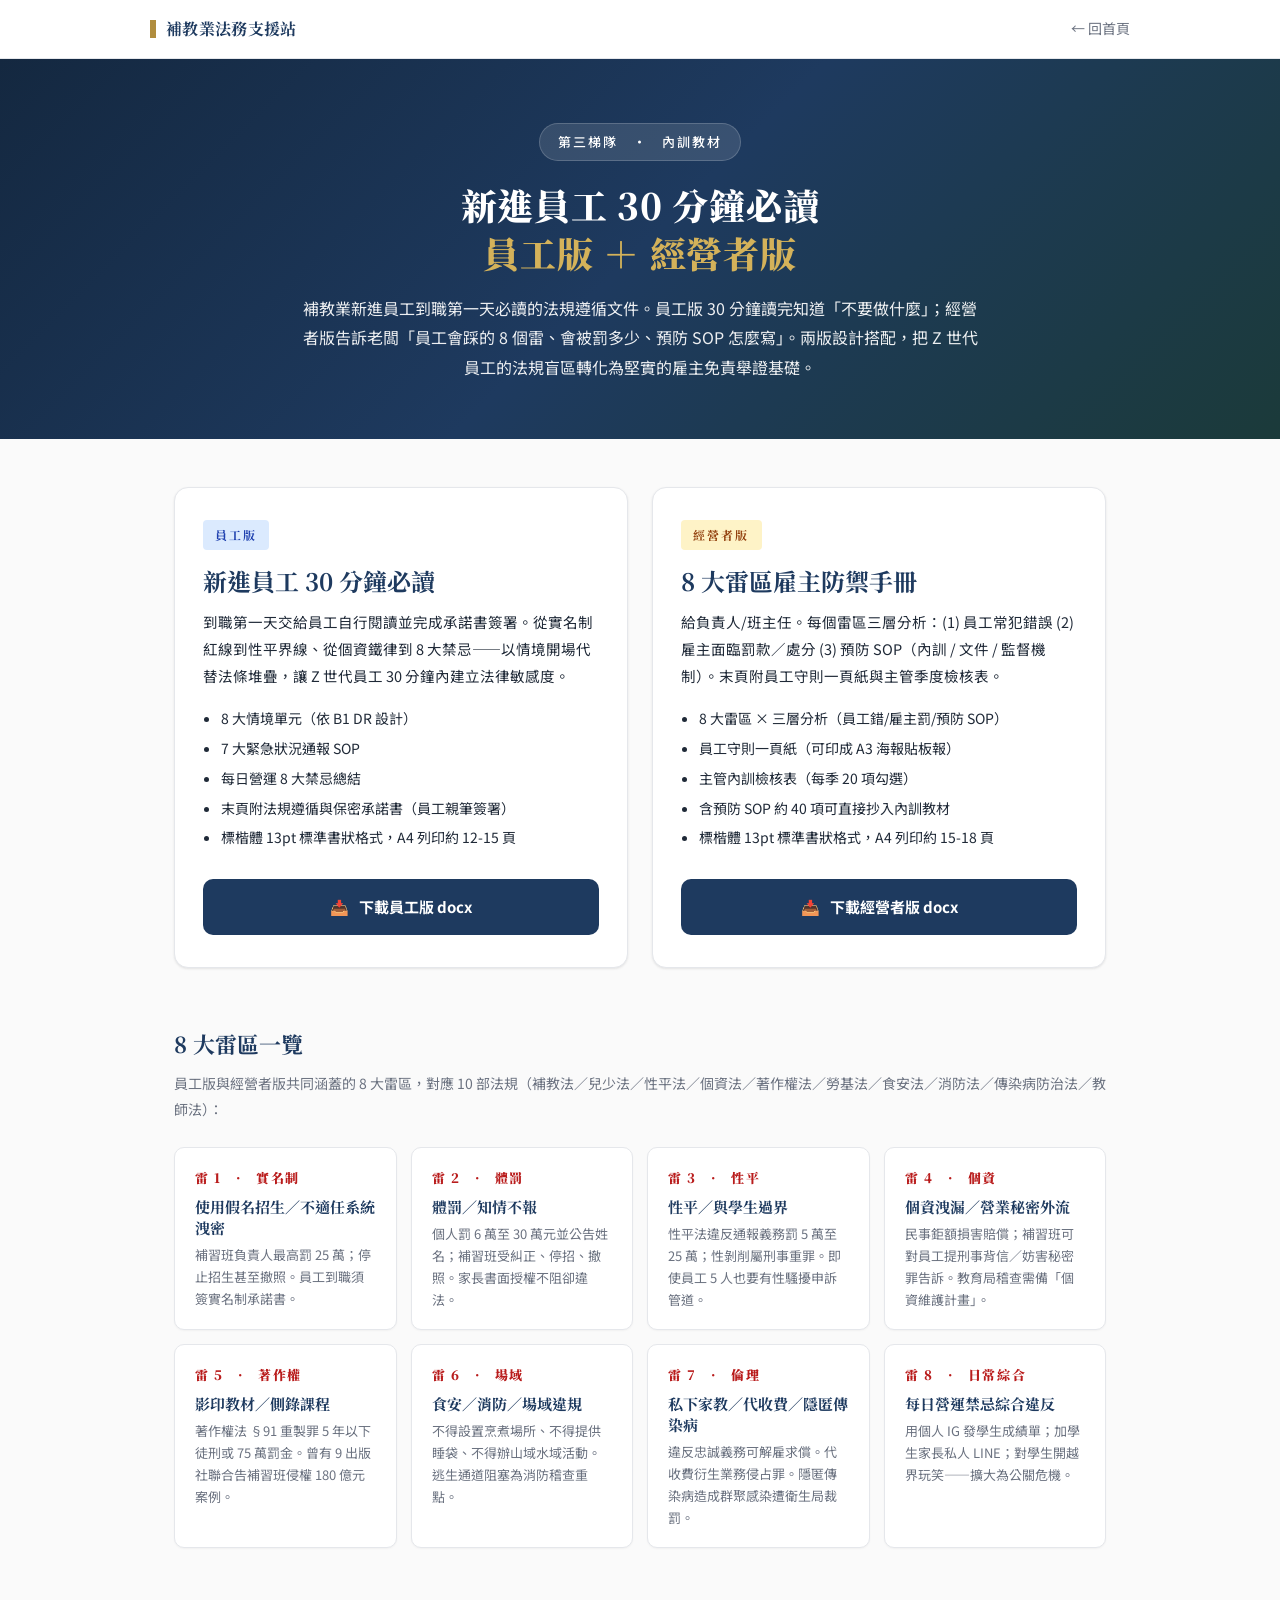
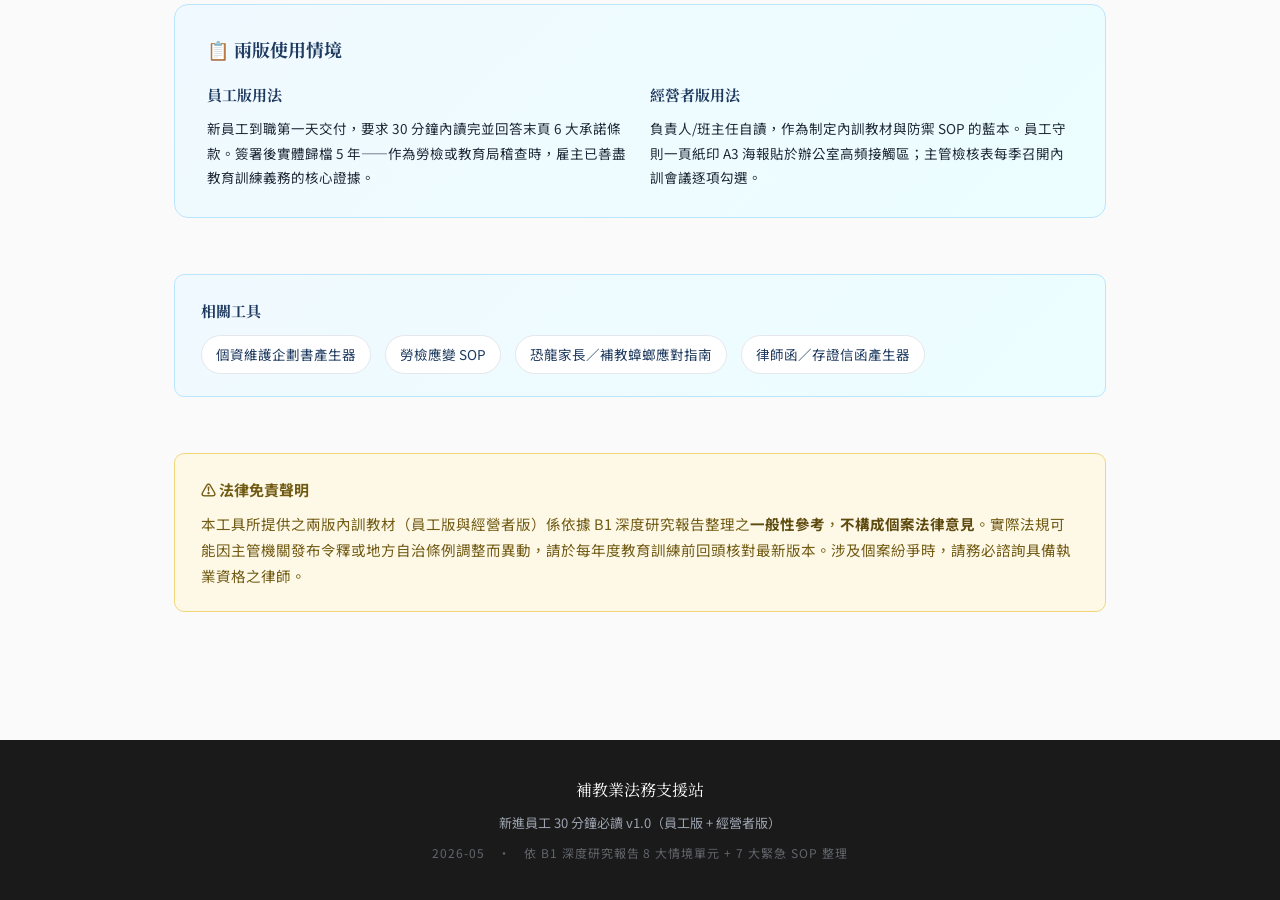
<file: onboarding.html>
<!DOCTYPE html>
<html lang="zh-Hant">
<head>
<meta charset="UTF-8">
<meta name="viewport" content="width=device-width, initial-scale=1.0">
<meta name="description" content="補教業新進員工 30 分鐘必讀（雙版）——員工版（8 大情境單元 + 7 大緊急 SOP + 法規遵循承諾書）+ 經營者版（員工會踩的 8 個雷 × 三層分析 + 員工守則一頁紙 + 主管內訓檢核表）。">
<title>新進員工 30 分鐘必讀（雙版）｜補教業法務支援站</title>

<link rel="preconnect" href="https://fonts.googleapis.com">
<link rel="preconnect" href="https://fonts.gstatic.com" crossorigin>
<link href="https://fonts.googleapis.com/css2?family=Noto+Sans+TC:wght@400;500;700&family=Noto+Serif+TC:wght@500;700;900&display=swap" rel="stylesheet">

<style>
:root {
  --color-primary: #1e3a5f; --color-primary-dark: #142840;
  --color-primary-light: #2c4f7c; --color-secondary: #1b3a3a;
  --color-accent: #b08d3e; --color-accent-light: #d4b25a;
  --color-warn: #b91c1c; --color-warn-bg: #fef2f2;
  --color-ok: #15803d; --color-ok-bg: #f0fdf4;
  --color-bg: #fafafa; --color-bg-card: #ffffff;
  --color-text: #1f2937; --color-text-muted: #6b7280;
  --color-border: #e5e7eb;
  --font-sans: 'Noto Sans TC', -apple-system, BlinkMacSystemFont, 'PingFang TC', 'Microsoft JhengHei', sans-serif;
  --font-serif: 'Noto Serif TC', 'Songti TC', 'PMingLiU', serif;
  --shadow-sm: 0 1px 2px rgba(0,0,0,0.04);
  --shadow-md: 0 1px 3px rgba(0,0,0,0.06), 0 1px 2px rgba(0,0,0,0.04);
  --shadow-lg: 0 10px 25px rgba(0,0,0,0.08), 0 4px 10px rgba(0,0,0,0.04);
}
* { box-sizing: border-box; margin: 0; padding: 0; }
html { scroll-behavior: smooth; }
body { font-family: var(--font-sans); font-size: 16px; line-height: 1.85; color: var(--color-text); background: var(--color-bg); -webkit-font-smoothing: antialiased; }
a { color: var(--color-primary); }
.navbar { position: sticky; top: 0; background: rgba(255,255,255,0.96); backdrop-filter: blur(12px); -webkit-backdrop-filter: blur(12px); border-bottom: 1px solid var(--color-border); z-index: 100; padding: 14px 24px; }
.navbar-inner { max-width: 980px; margin: 0 auto; display: flex; justify-content: space-between; align-items: center; gap: 16px; flex-wrap: wrap; }
.brand { font-family: var(--font-serif); font-weight: 700; color: var(--color-primary); font-size: 16px; letter-spacing: 0.02em; text-decoration: none; }
.brand .brand-mark { display: inline-block; width: 6px; height: 18px; background: var(--color-accent); margin-right: 10px; vertical-align: -3px; }
.nav-back { font-size: 14px; color: var(--color-text-muted); text-decoration: none; }
.subhero { background: linear-gradient(135deg, var(--color-primary-dark) 0%, var(--color-primary) 50%, var(--color-secondary) 100%); color: white; padding: 64px 24px 56px; text-align: center; }
.subhero-inner { max-width: 820px; margin: 0 auto; }
.subhero-tag { display: inline-block; background: rgba(255,255,255,0.12); border: 1px solid rgba(255,255,255,0.18); padding: 6px 18px; border-radius: 999px; font-size: 13px; letter-spacing: 0.15em; margin-bottom: 20px; font-weight: 500; }
.subhero h1 { font-family: var(--font-serif); font-size: 36px; font-weight: 900; line-height: 1.35; margin-bottom: 16px; letter-spacing: 0.02em; }
.subhero h1 .accent { color: var(--color-accent-light); }
.subhero .lead { font-size: 16px; line-height: 1.85; opacity: 0.92; max-width: 680px; margin: 0 auto; }

main { max-width: 980px; margin: 0 auto; padding: 48px 24px 64px; }

.dual-grid { display: grid; grid-template-columns: 1fr 1fr; gap: 24px; margin-bottom: 56px; }
@media (max-width: 760px) { .dual-grid { grid-template-columns: 1fr; } }
.version-card { background: white; border: 1px solid var(--color-border); border-radius: 14px; padding: 32px 28px; box-shadow: var(--shadow-md); display: flex; flex-direction: column; }
.version-card .ver-tag { font-family: var(--font-serif); font-size: 12px; letter-spacing: 0.18em; font-weight: 700; padding: 4px 12px; border-radius: 4px; display: inline-block; margin-bottom: 14px; align-self: flex-start; }
.version-card.employee .ver-tag { background: #dbeafe; color: #1e40af; }
.version-card.owner .ver-tag { background: #fef3c7; color: #92400e; }
.version-card h2 { font-family: var(--font-serif); font-size: 24px; color: var(--color-primary); font-weight: 700; margin-bottom: 12px; line-height: 1.4; }
.version-card p { font-size: 14.5px; line-height: 1.85; color: var(--color-text); margin-bottom: 16px; }
.version-card ul { margin: 0 0 24px 18px; font-size: 14px; line-height: 1.85; color: var(--color-text); }
.version-card ul li { margin-bottom: 4px; }
.version-card .download-btn { display: flex; align-items: center; justify-content: center; gap: 10px; background: var(--color-primary); color: white; padding: 14px 22px; border-radius: 10px; font-size: 15px; font-weight: 700; text-decoration: none; margin-top: auto; transition: all 0.15s; }
.version-card .download-btn:hover { background: var(--color-primary-dark); transform: translateY(-2px); box-shadow: var(--shadow-md); }

.rays-section { margin: 56px 0; }
.rays-title { font-family: var(--font-serif); font-size: 22px; color: var(--color-primary); font-weight: 700; margin-bottom: 6px; }
.rays-sub { font-size: 14px; color: var(--color-text-muted); margin-bottom: 24px; }
.rays-grid { display: grid; grid-template-columns: repeat(auto-fit, minmax(220px, 1fr)); gap: 14px; }
.ray-item { background: white; border: 1px solid var(--color-border); border-radius: 10px; padding: 18px 20px; box-shadow: var(--shadow-sm); }
.ray-num { font-family: var(--font-serif); color: var(--color-warn); font-weight: 900; font-size: 13px; letter-spacing: 0.12em; margin-bottom: 6px; }
.ray-item h4 { font-family: var(--font-serif); color: var(--color-primary); font-size: 15px; font-weight: 700; margin-bottom: 6px; line-height: 1.4; }
.ray-item p { font-size: 13px; line-height: 1.7; color: var(--color-text-muted); margin: 0; }

.usage-section { background: linear-gradient(135deg, #f0f9ff 0%, #ecfeff 100%); border: 1px solid #bae6fd; border-radius: 14px; padding: 28px 32px; margin: 56px 0; }
.usage-title { font-family: var(--font-serif); font-size: 18px; color: var(--color-primary); font-weight: 700; margin-bottom: 14px; }
.usage-grid { display: grid; grid-template-columns: 1fr 1fr; gap: 20px; }
@media (max-width: 600px) { .usage-grid { grid-template-columns: 1fr; } }
.usage-grid h5 { font-family: var(--font-serif); font-size: 15px; color: var(--color-primary); font-weight: 700; margin-bottom: 8px; }
.usage-grid p { font-size: 13.5px; line-height: 1.8; color: var(--color-text); }

.crosslink { background: linear-gradient(135deg, #f0f9ff 0%, #ecfeff 100%); border: 1px solid #bae6fd; border-radius: 10px; padding: 22px 26px; margin: 28px 0; }
.crosslink-title { font-family: var(--font-serif); color: var(--color-primary); font-weight: 700; font-size: 15px; margin-bottom: 10px; }
.crosslink-list { display: flex; gap: 14px; flex-wrap: wrap; margin: 0; list-style: none; padding: 0; }
.crosslink-list a { display: inline-block; padding: 6px 14px; background: white; border: 1px solid var(--color-border); border-radius: 999px; font-size: 13.5px; text-decoration: none; color: var(--color-primary); }
.crosslink-list a:hover { background: var(--color-primary); color: white; }

.disclaimer { background: #fef9e7; border: 1px solid #f1d77a; border-radius: 10px; padding: 22px 26px; margin: 56px 0 0; font-size: 14.5px; line-height: 1.8; color: #715a13; }
.disclaimer strong { color: #5e4a0e; }
.disclaimer-title { font-weight: 700; display: block; margin-bottom: 8px; font-size: 15px; }

footer { background: #1a1a1a; color: #9ca3af; padding: 36px 24px; text-align: center; font-size: 13px; line-height: 1.8; margin-top: 64px; }
footer .footer-brand { color: white; font-family: var(--font-serif); font-size: 16px; margin-bottom: 6px; }
footer .footer-version { margin-top: 8px; opacity: 0.55; font-size: 12px; letter-spacing: 0.08em; }

@media (max-width: 720px) {
  .subhero { padding: 48px 20px 44px; }
  .subhero h1 { font-size: 26px; }
  main { padding: 36px 16px 48px; }
}
</style>
</head>
<body>

<nav class="navbar">
  <div class="navbar-inner">
    <a class="brand" href="./index.html"><span class="brand-mark"></span>補教業法務支援站</a>
    <a class="nav-back" href="./index.html">← 回首頁</a>
  </div>
</nav>

<header class="subhero">
  <div class="subhero-inner">
    <div class="subhero-tag">第三梯隊　·　內訓教材</div>
    <h1>新進員工 30 分鐘必讀<br><span class="accent">員工版 ＋ 經營者版</span></h1>
    <p class="lead">補教業新進員工到職第一天必讀的法規遵循文件。員工版 30 分鐘讀完知道「不要做什麼」；經營者版告訴老闆「員工會踩的 8 個雷、會被罰多少、預防 SOP 怎麼寫」。兩版設計搭配，把 Z 世代員工的法規盲區轉化為堅實的雇主免責舉證基礎。</p>
  </div>
</header>

<main>

<div class="dual-grid">
  <div class="version-card employee">
    <span class="ver-tag">員工版</span>
    <h2>新進員工 30 分鐘必讀</h2>
    <p>到職第一天交給員工自行閱讀並完成承諾書簽署。從實名制紅線到性平界線、從個資鐵律到 8 大禁忌——以情境開場代替法條堆疊，讓 Z 世代員工 30 分鐘內建立法律敏感度。</p>
    <ul>
      <li>8 大情境單元（依 B1 DR 設計）</li>
      <li>7 大緊急狀況通報 SOP</li>
      <li>每日營運 8 大禁忌總結</li>
      <li>末頁附法規遵循與保密承諾書（員工親筆簽署）</li>
      <li>標楷體 13pt 標準書狀格式，A4 列印約 12-15 頁</li>
    </ul>
    <a class="download-btn" href="./templates/onboarding-employee-template.docx" download>
      <span>📥</span><span>下載員工版 docx</span>
    </a>
  </div>

  <div class="version-card owner">
    <span class="ver-tag">經營者版</span>
    <h2>8 大雷區雇主防禦手冊</h2>
    <p>給負責人/班主任。每個雷區三層分析：(1) 員工常犯錯誤 (2) 雇主面臨罰款／處分 (3) 預防 SOP（內訓 / 文件 / 監督機制）。末頁附員工守則一頁紙與主管季度檢核表。</p>
    <ul>
      <li>8 大雷區 × 三層分析（員工錯/雇主罰/預防 SOP）</li>
      <li>員工守則一頁紙（可印成 A3 海報貼板報）</li>
      <li>主管內訓檢核表（每季 20 項勾選）</li>
      <li>含預防 SOP 約 40 項可直接抄入內訓教材</li>
      <li>標楷體 13pt 標準書狀格式，A4 列印約 15-18 頁</li>
    </ul>
    <a class="download-btn" href="./templates/onboarding-owner-template.docx" download>
      <span>📥</span><span>下載經營者版 docx</span>
    </a>
  </div>
</div>

<section class="rays-section">
  <h3 class="rays-title">8 大雷區一覽</h3>
  <p class="rays-sub">員工版與經營者版共同涵蓋的 8 大雷區，對應 10 部法規（補教法／兒少法／性平法／個資法／著作權法／勞基法／食安法／消防法／傳染病防治法／教師法）：</p>

  <div class="rays-grid">
    <div class="ray-item">
      <div class="ray-num">雷 1　·　實名制</div>
      <h4>使用假名招生／不適任系統洩密</h4>
      <p>補習班負責人最高罰 25 萬；停止招生甚至撤照。員工到職須簽實名制承諾書。</p>
    </div>
    <div class="ray-item">
      <div class="ray-num">雷 2　·　體罰</div>
      <h4>體罰／知情不報</h4>
      <p>個人罰 6 萬至 30 萬元並公告姓名；補習班受糾正、停招、撤照。家長書面授權不阻卻違法。</p>
    </div>
    <div class="ray-item">
      <div class="ray-num">雷 3　·　性平</div>
      <h4>性平／與學生過界</h4>
      <p>性平法違反通報義務罰 5 萬至 25 萬；性剝削屬刑事重罪。即使員工 5 人也要有性騷擾申訴管道。</p>
    </div>
    <div class="ray-item">
      <div class="ray-num">雷 4　·　個資</div>
      <h4>個資洩漏／營業秘密外流</h4>
      <p>民事鉅額損害賠償；補習班可對員工提刑事背信／妨害秘密罪告訴。教育局稽查需備「個資維護計畫」。</p>
    </div>
    <div class="ray-item">
      <div class="ray-num">雷 5　·　著作權</div>
      <h4>影印教材／側錄課程</h4>
      <p>著作權法 §91 重製罪 5 年以下徒刑或 75 萬罰金。曾有 9 出版社聯合告補習班侵權 180 億元案例。</p>
    </div>
    <div class="ray-item">
      <div class="ray-num">雷 6　·　場域</div>
      <h4>食安／消防／場域違規</h4>
      <p>不得設置烹煮場所、不得提供睡袋、不得辦山域水域活動。逃生通道阻塞為消防稽查重點。</p>
    </div>
    <div class="ray-item">
      <div class="ray-num">雷 7　·　倫理</div>
      <h4>私下家教／代收費／隱匿傳染病</h4>
      <p>違反忠誠義務可解雇求償。代收費衍生業務侵占罪。隱匿傳染病造成群聚感染遭衛生局裁罰。</p>
    </div>
    <div class="ray-item">
      <div class="ray-num">雷 8　·　日常綜合</div>
      <h4>每日營運禁忌綜合違反</h4>
      <p>用個人 IG 發學生成績單；加學生家長私人 LINE；對學生開越界玩笑——擴大為公關危機。</p>
    </div>
  </div>
</section>

<div class="usage-section">
  <h3 class="usage-title">📋 兩版使用情境</h3>
  <div class="usage-grid">
    <div>
      <h5>員工版用法</h5>
      <p>新員工到職第一天交付，要求 30 分鐘內讀完並回答末頁 6 大承諾條款。簽署後實體歸檔 5 年——作為勞檢或教育局稽查時，雇主已善盡教育訓練義務的核心證據。</p>
    </div>
    <div>
      <h5>經營者版用法</h5>
      <p>負責人/班主任自讀，作為制定內訓教材與防禦 SOP 的藍本。員工守則一頁紙印 A3 海報貼於辦公室高頻接觸區；主管檢核表每季召開內訓會議逐項勾選。</p>
    </div>
  </div>
</div>

<div class="crosslink">
  <div class="crosslink-title">相關工具</div>
  <ul class="crosslink-list">
    <li><a href="./privacy-plan.html">個資維護企劃書產生器</a></li>
    <li><a href="./labor-check.html">勞檢應變 SOP</a></li>
    <li><a href="./dragon-parent.html">恐龍家長／補教蟑螂應對指南</a></li>
    <li><a href="./attorney-letter-form.html">律師函／存證信函產生器</a></li>
  </ul>
</div>

<div class="disclaimer">
  <span class="disclaimer-title">⚠️ 法律免責聲明</span>
  本工具所提供之兩版內訓教材（員工版與經營者版）係依據 B1 深度研究報告整理之<strong>一般性參考</strong>，<strong>不構成個案法律意見</strong>。實際法規可能因主管機關發布令釋或地方自治條例調整而異動，請於每年度教育訓練前回頭核對最新版本。涉及個案紛爭時，請務必諮詢具備執業資格之律師。
</div>

</main>

<footer>
  <div class="footer-brand">補教業法務支援站</div>
  <div>新進員工 30 分鐘必讀 v1.0（員工版 + 經營者版）</div>
  <div class="footer-version">2026-05　·　依 B1 深度研究報告 8 大情境單元 + 7 大緊急 SOP 整理</div>
</footer>

</body>
</html>
</file>
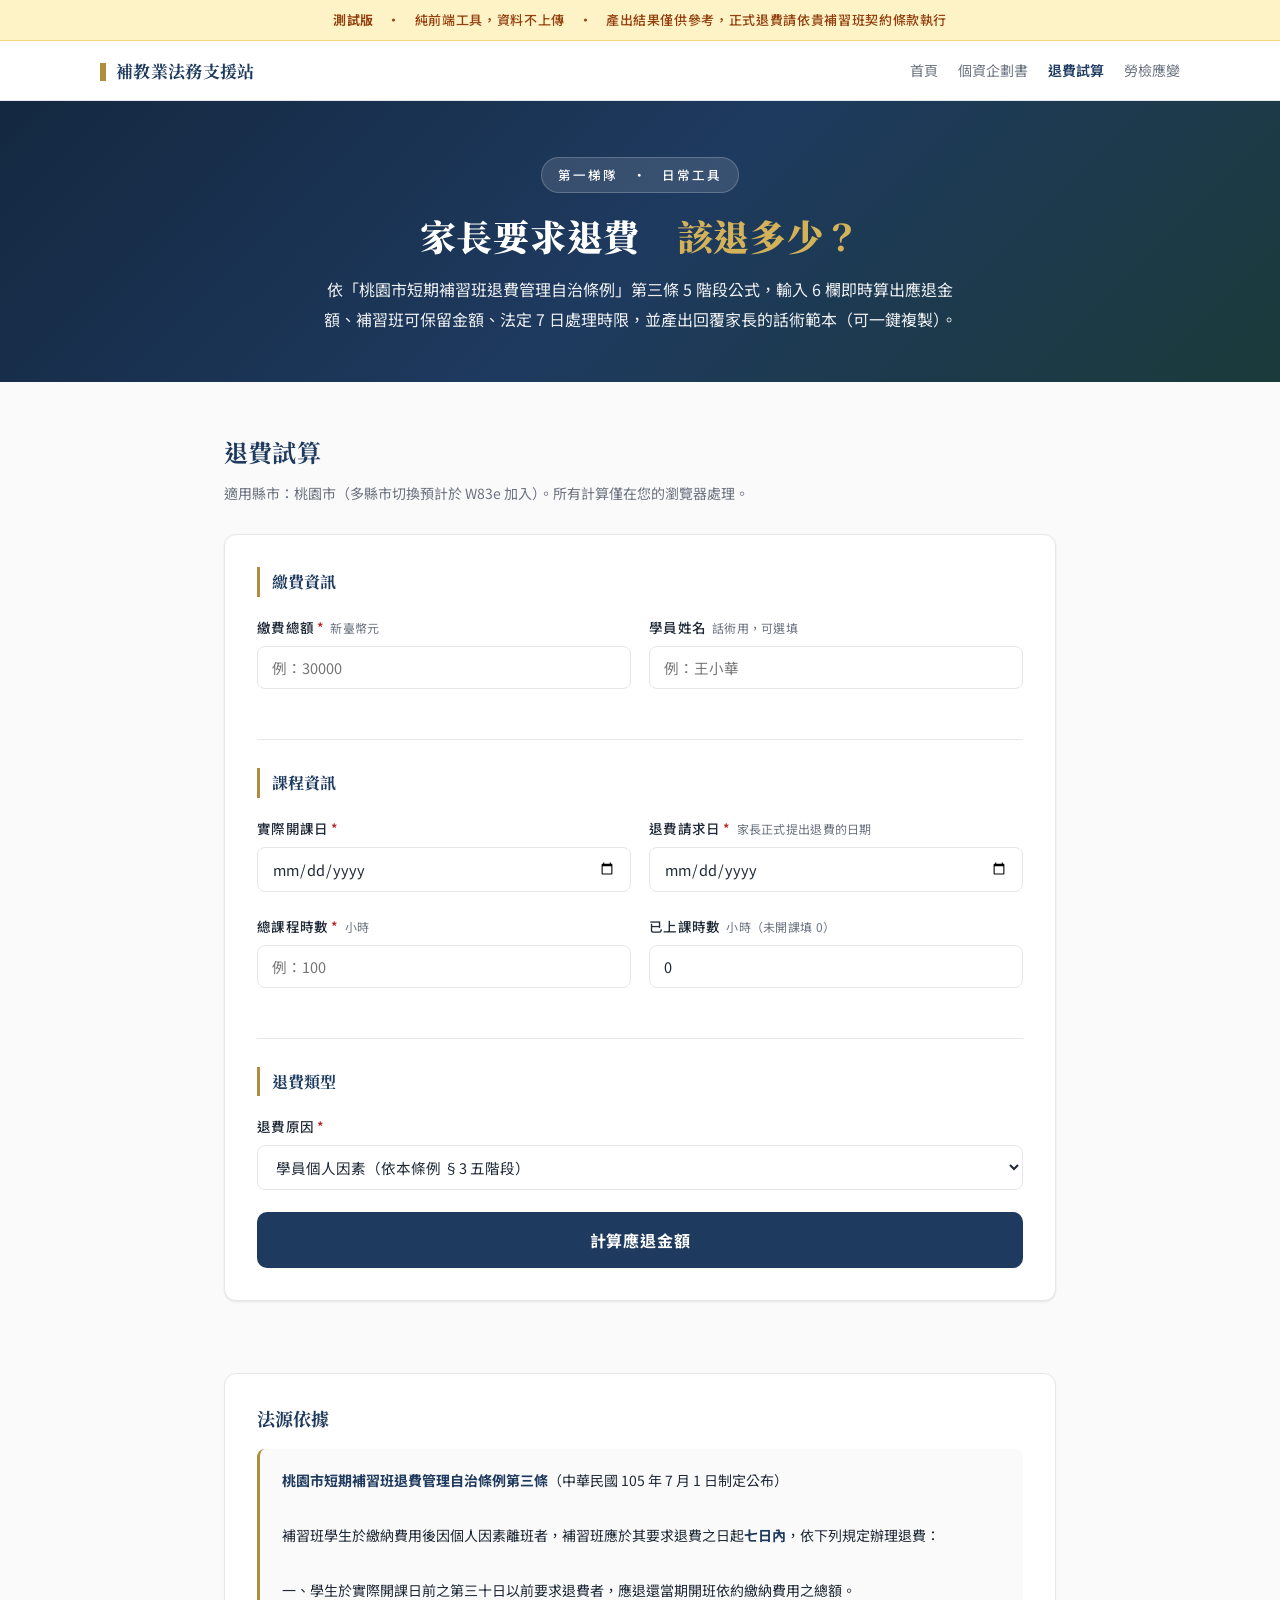
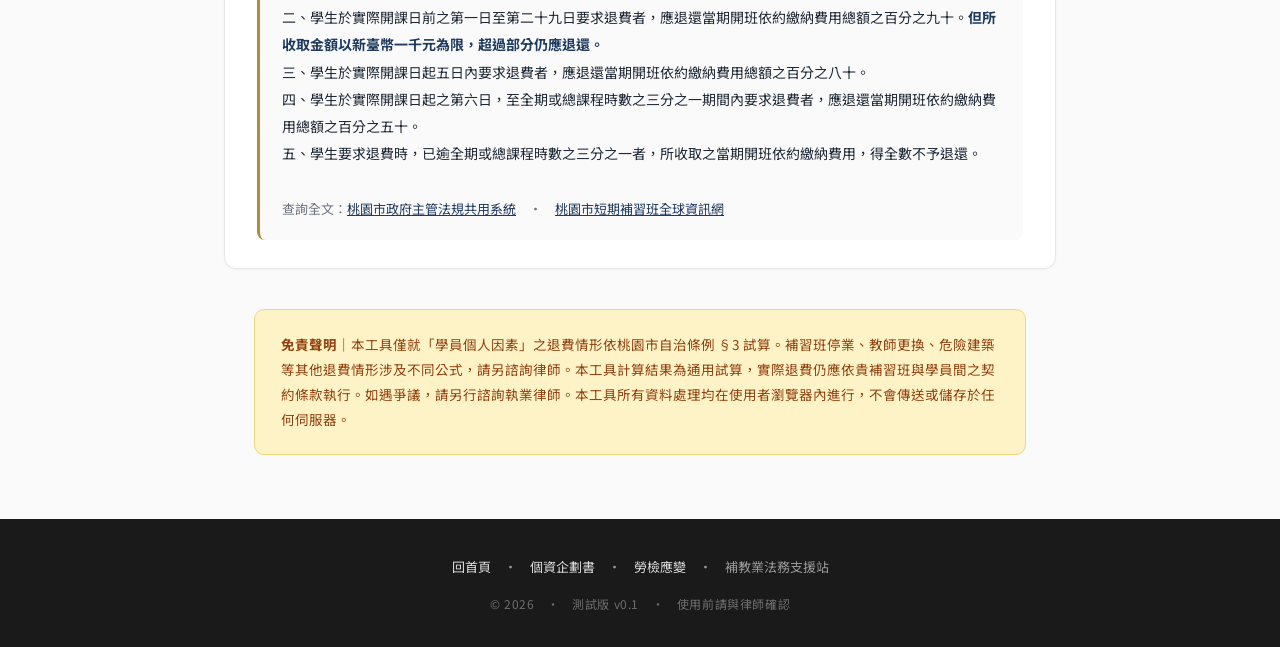
<file: refund-calc.html>
<!DOCTYPE html>
<html lang="zh-Hant">
<head>
<meta charset="UTF-8">
<meta name="viewport" content="width=device-width, initial-scale=1.0">
<meta name="description" content="補習班退費試算器——依桃園市短期補習班退費管理自治條例 §3 五階段公式即時計算應退金額，並產出回覆家長話術。純前端工具，資料不上傳。">
<title>退費試算器｜補教業法務支援站</title>

<meta property="og:title" content="退費試算器">
<meta property="og:description" content="依桃園市自治條例 §3 五階段公式，1 秒算出應退金額 + 回覆話術。">

<link rel="preconnect" href="https://fonts.googleapis.com">
<link rel="preconnect" href="https://fonts.gstatic.com" crossorigin>
<link href="https://fonts.googleapis.com/css2?family=Noto+Sans+TC:wght@400;500;700&family=Noto+Serif+TC:wght@500;700;900&display=swap" rel="stylesheet">

<style>
:root {
  --color-primary: #1e3a5f;
  --color-primary-dark: #142840;
  --color-primary-light: #2c4f7c;
  --color-secondary: #1b3a3a;
  --color-accent: #b08d3e;
  --color-accent-light: #d4b25a;
  --color-warn: #b91c1c;
  --color-warn-bg: #fef2f2;
  --color-ok: #15803d;
  --color-ok-bg: #f0fdf4;
  --color-test: #92400e;
  --color-test-bg: #fef3c7;
  --color-info: #1d4ed8;
  --color-info-bg: #eff6ff;
  --color-bg: #fafafa;
  --color-bg-card: #ffffff;
  --color-text: #1f2937;
  --color-text-muted: #6b7280;
  --color-border: #e5e7eb;
  --font-sans: 'Noto Sans TC', -apple-system, BlinkMacSystemFont, 'PingFang TC', 'Microsoft JhengHei', sans-serif;
  --font-serif: 'Noto Serif TC', 'Songti TC', 'PMingLiU', serif;
  --shadow-sm: 0 1px 2px rgba(0,0,0,0.04);
  --shadow-md: 0 1px 3px rgba(0,0,0,0.06), 0 1px 2px rgba(0,0,0,0.04);
  --shadow-lg: 0 10px 25px rgba(0,0,0,0.08), 0 4px 10px rgba(0,0,0,0.04);
}

* { box-sizing: border-box; margin: 0; padding: 0; }
html { scroll-behavior: smooth; }
body {
  font-family: var(--font-sans);
  font-size: 16px;
  line-height: 1.85;
  color: var(--color-text);
  background: var(--color-bg);
  -webkit-font-smoothing: antialiased;
}
a { color: var(--color-primary); }

.test-banner {
  background: var(--color-test-bg);
  color: var(--color-test);
  border-bottom: 1px solid #f1d77a;
  padding: 8px 24px;
  text-align: center;
  font-size: 13px;
  font-weight: 500;
  letter-spacing: 0.05em;
}

.navbar {
  position: sticky; top: 0;
  background: rgba(255,255,255,0.96);
  backdrop-filter: blur(12px);
  -webkit-backdrop-filter: blur(12px);
  border-bottom: 1px solid var(--color-border);
  z-index: 100;
  padding: 14px 24px;
}
.navbar-inner {
  max-width: 1080px; margin: 0 auto;
  display: flex; justify-content: space-between; align-items: center;
  gap: 16px; flex-wrap: wrap;
}
.brand {
  font-family: var(--font-serif);
  font-weight: 700;
  color: var(--color-primary);
  font-size: 17px;
  letter-spacing: 0.02em;
  text-decoration: none;
}
.brand .brand-mark {
  display: inline-block; width: 6px; height: 18px;
  background: var(--color-accent); margin-right: 10px; vertical-align: -3px;
}
.nav-links { display: flex; gap: 20px; font-size: 14px; color: var(--color-text-muted); }
.nav-links a { text-decoration: none; color: inherit; transition: color 0.15s; }
.nav-links a:hover { color: var(--color-primary); }

.subhero {
  background: linear-gradient(135deg, var(--color-primary-dark) 0%, var(--color-primary) 50%, var(--color-secondary) 100%);
  color: white; padding: 56px 24px 48px; text-align: center;
}
.subhero-inner { max-width: 820px; margin: 0 auto; }
.subhero-tag {
  display: inline-block; background: rgba(255,255,255,0.12);
  border: 1px solid rgba(255,255,255,0.2);
  padding: 5px 16px; border-radius: 999px;
  font-size: 12.5px; letter-spacing: 0.15em;
  margin-bottom: 18px; font-weight: 500;
}
.subhero h1 {
  font-family: var(--font-serif); font-size: 36px; font-weight: 900;
  line-height: 1.4; margin-bottom: 14px; letter-spacing: 0.02em;
}
.subhero h1 .accent { color: var(--color-accent-light); }
.subhero .lead { font-size: 16px; line-height: 1.85; opacity: 0.92; max-width: 640px; margin: 0 auto; }

/* form */
.form-section { max-width: 880px; margin: 0 auto; padding: 48px 24px 0; }
.form-title {
  font-family: var(--font-serif); font-size: 24px; color: var(--color-primary);
  font-weight: 700; margin-bottom: 6px; letter-spacing: 0.01em;
}
.form-sub { font-size: 14px; color: var(--color-text-muted); margin-bottom: 28px; }
.form-card {
  background: white; border: 1px solid var(--color-border); border-radius: 12px;
  padding: 32px 32px; box-shadow: var(--shadow-md);
}
.form-group { margin-bottom: 22px; }
.form-row {
  display: grid; grid-template-columns: 1fr 1fr; gap: 18px;
}
.form-row3 { display: grid; grid-template-columns: 1fr 1fr 1fr; gap: 18px; }
@media (max-width: 600px) {
  .form-row, .form-row3 { grid-template-columns: 1fr; }
}
.form-label {
  display: block; font-size: 13.5px; font-weight: 500;
  color: var(--color-text); margin-bottom: 6px; letter-spacing: 0.02em;
}
.form-label .required { color: var(--color-warn); margin-left: 3px; }
.form-label .hint { font-size: 12px; color: var(--color-text-muted); font-weight: 400; margin-left: 6px; }
.form-input, .form-select {
  width: 100%; padding: 10px 14px; font-size: 14.5px; font-family: var(--font-sans);
  color: var(--color-text); background: white;
  border: 1px solid var(--color-border); border-radius: 8px;
  transition: border-color 0.15s, box-shadow 0.15s;
}
.form-input:focus, .form-select:focus {
  outline: none; border-color: var(--color-accent);
  box-shadow: 0 0 0 3px rgba(176, 141, 62, 0.12);
}
.form-section-label {
  font-family: var(--font-serif); font-size: 16px; color: var(--color-primary);
  font-weight: 700; margin-bottom: 18px; padding-left: 12px;
  border-left: 3px solid var(--color-accent);
}
.form-divider { height: 1px; background: var(--color-border); margin: 28px 0; }

.calc-btn {
  display: block; width: 100%; margin-top: 8px;
  background: var(--color-primary); color: white;
  border: none; border-radius: 10px;
  padding: 16px 22px;
  font-family: var(--font-sans); font-size: 16px; font-weight: 700;
  cursor: pointer; letter-spacing: 0.05em;
  transition: background 0.15s, transform 0.15s, box-shadow 0.15s;
  box-shadow: var(--shadow-sm);
}
.calc-btn:hover { background: var(--color-primary-dark); transform: translateY(-2px); box-shadow: var(--shadow-md); }

/* result */
.result-section { max-width: 880px; margin: 0 auto; padding: 32px 24px 0; }
.result-card {
  background: white; border: 2px solid var(--color-primary);
  border-radius: 12px; padding: 32px; box-shadow: var(--shadow-md);
  display: none;
}
.result-card.show { display: block; }
.result-card.no-refund { border-color: var(--color-warn); }
.result-card.full-refund { border-color: var(--color-ok); }

.result-stage {
  display: inline-flex; align-items: center; gap: 8px;
  padding: 6px 14px; border-radius: 999px;
  font-size: 13px; letter-spacing: 0.05em; font-weight: 600;
  background: var(--color-info-bg); color: var(--color-info);
  margin-bottom: 14px;
}
.result-card.no-refund .result-stage { background: var(--color-warn-bg); color: var(--color-warn); }
.result-card.full-refund .result-stage { background: var(--color-ok-bg); color: var(--color-ok); }

.result-amount {
  font-family: var(--font-serif); font-size: 42px; font-weight: 900;
  color: var(--color-primary); line-height: 1.2; margin-bottom: 6px;
}
.result-card.no-refund .result-amount { color: var(--color-warn); }
.result-card.full-refund .result-amount { color: var(--color-ok); }
.result-amount-label { font-size: 13px; color: var(--color-text-muted); letter-spacing: 0.05em; margin-bottom: 24px; }

.result-detail {
  background: var(--color-bg); border-radius: 8px;
  padding: 18px 22px; margin-bottom: 18px; font-size: 14.5px; line-height: 1.85;
}
.result-detail-label {
  font-size: 12px; color: var(--color-text-muted);
  letter-spacing: 0.15em; font-weight: 700; margin-bottom: 8px;
}
.result-detail strong { color: var(--color-primary); font-weight: 700; }
.result-formula {
  font-family: 'Cascadia Mono', 'Courier New', monospace; font-size: 13.5px;
  background: white; padding: 10px 14px; border-radius: 6px;
  border: 1px dashed var(--color-border); margin-top: 6px;
}

.deadline-alert {
  background: var(--color-warn-bg); border: 1px solid #fecaca;
  border-radius: 8px; padding: 14px 18px; margin: 18px 0;
  font-size: 14px; line-height: 1.7; color: var(--color-warn);
}
.deadline-alert strong { font-weight: 700; }

.script-section {
  margin-top: 24px; padding-top: 24px; border-top: 1px dashed var(--color-border);
}
.script-title { font-family: var(--font-serif); font-size: 16px; color: var(--color-primary); font-weight: 700; margin-bottom: 12px; }
.script-box {
  background: var(--color-bg); border: 1px solid var(--color-border);
  border-radius: 8px; padding: 22px 24px;
  font-family: var(--font-sans); font-size: 14.5px;
  line-height: 1.95; white-space: pre-wrap; color: var(--color-text);
  position: relative;
}
.copy-btn {
  position: absolute; top: 14px; right: 14px;
  background: var(--color-primary); color: white;
  border: none; border-radius: 6px;
  padding: 6px 12px; font-size: 12px; cursor: pointer;
  letter-spacing: 0.05em;
  transition: background 0.15s;
}
.copy-btn:hover { background: var(--color-primary-dark); }
.copy-btn.copied { background: var(--color-ok); }

/* law section */
.law-section { max-width: 880px; margin: 0 auto; padding: 40px 24px 0; }
.law-card {
  background: white; border: 1px solid var(--color-border);
  border-radius: 12px; padding: 28px 32px; box-shadow: var(--shadow-sm);
}
.law-title { font-family: var(--font-serif); font-size: 18px; color: var(--color-primary); font-weight: 700; margin-bottom: 14px; }
.law-text {
  font-size: 14px; line-height: 1.95; color: var(--color-text);
  background: var(--color-bg); padding: 18px 22px;
  border-radius: 8px; border-left: 3px solid var(--color-accent);
}
.law-text strong { color: var(--color-primary); font-weight: 700; }

.disclaimer { max-width: 820px; margin: 40px auto 0; padding: 0 24px; }
.disclaimer-inner {
  background: var(--color-test-bg); border: 1px solid #f1d77a;
  border-radius: 10px; padding: 22px 26px;
  font-size: 13.5px; line-height: 1.85; color: var(--color-test);
}
.disclaimer-inner strong { font-weight: 700; }

.footer {
  margin-top: 64px; background: #1a1a1a; color: #999;
  padding: 36px 24px 32px; text-align: center;
  font-size: 13px; line-height: 1.85;
}
.footer a { color: #ddd; text-decoration: none; }
.footer-row { max-width: 720px; margin: 0 auto; }
.footer-meta { margin-top: 14px; font-size: 12px; opacity: 0.65; letter-spacing: 0.05em; }
</style>
</head>
<body>

<div class="test-banner">
  <strong>測試版</strong>　·　純前端工具，資料不上傳　·　產出結果僅供參考，正式退費請依貴補習班契約條款執行
</div>

<nav class="navbar">
  <div class="navbar-inner">
    <a href="index.html" class="brand"><span class="brand-mark"></span>補教業法務支援站</a>
    <div class="nav-links">
      <a href="index.html">首頁</a>
      <a href="privacy-plan.html">個資企劃書</a>
      <a href="refund-calc.html" style="color:var(--color-primary);font-weight:600;">退費試算</a>
      <a href="labor-check.html">勞檢應變</a>
    </div>
  </div>
</nav>

<section class="subhero">
  <div class="subhero-inner">
    <div class="subhero-tag">第一梯隊　·　日常工具</div>
    <h1>家長要求退費　<span class="accent">該退多少？</span></h1>
    <p class="lead">依「桃園市短期補習班退費管理自治條例」第三條 5 階段公式，輸入 6 欄即時算出應退金額、補習班可保留金額、法定 7 日處理時限，並產出回覆家長的話術範本（可一鍵複製）。</p>
  </div>
</section>

<section class="form-section">
  <h2 class="form-title">退費試算</h2>
  <p class="form-sub">適用縣市：桃園市（多縣市切換預計於 W83e 加入）。所有計算僅在您的瀏覽器處理。</p>

  <div class="form-card">
    <div class="form-section-label">繳費資訊</div>
    <div class="form-row">
      <div class="form-group">
        <label class="form-label" for="total_fee">繳費總額<span class="required">*</span><span class="hint">新臺幣元</span></label>
        <input type="number" id="total_fee" class="form-input" placeholder="例：30000" min="0" required>
      </div>
      <div class="form-group">
        <label class="form-label" for="student_name">學員姓名<span class="hint">話術用，可選填</span></label>
        <input type="text" id="student_name" class="form-input" placeholder="例：王小華">
      </div>
    </div>

    <div class="form-divider"></div>
    <div class="form-section-label">課程資訊</div>
    <div class="form-row">
      <div class="form-group">
        <label class="form-label" for="course_start">實際開課日<span class="required">*</span></label>
        <input type="date" id="course_start" class="form-input" required>
      </div>
      <div class="form-group">
        <label class="form-label" for="refund_request">退費請求日<span class="required">*</span><span class="hint">家長正式提出退費的日期</span></label>
        <input type="date" id="refund_request" class="form-input" required>
      </div>
    </div>
    <div class="form-row">
      <div class="form-group">
        <label class="form-label" for="total_hours">總課程時數<span class="required">*</span><span class="hint">小時</span></label>
        <input type="number" id="total_hours" class="form-input" placeholder="例：100" min="0" step="0.5" required>
      </div>
      <div class="form-group">
        <label class="form-label" for="attended_hours">已上課時數<span class="hint">小時（未開課填 0）</span></label>
        <input type="number" id="attended_hours" class="form-input" placeholder="例：20" min="0" step="0.5" value="0">
      </div>
    </div>

    <div class="form-divider"></div>
    <div class="form-section-label">退費類型</div>
    <div class="form-group">
      <label class="form-label" for="refund_reason">退費原因<span class="required">*</span></label>
      <select id="refund_reason" class="form-select" required>
        <option value="個人因素">學員個人因素（依本條例 §3 五階段）</option>
        <option value="補習班停業" disabled>補習班停業（W83e 加入，按賸餘比例退）</option>
        <option value="教師更換" disabled>教師更換超過 1/3（W83e 加入）</option>
        <option value="教室列為危險建築" disabled>教室列為危險建築（W83e 加入）</option>
      </select>
    </div>

    <button class="calc-btn" type="button" id="calc-btn">計算應退金額</button>
  </div>
</section>

<section class="result-section">
  <div class="result-card" id="result-card">
    <div class="result-stage" id="result-stage">　</div>
    <div class="result-amount" id="result-amount">　</div>
    <div class="result-amount-label">應退金額（新臺幣）</div>

    <div class="result-detail">
      <div class="result-detail-label">計算明細</div>
      <div id="result-detail-content"></div>
      <div class="result-formula" id="result-formula"></div>
    </div>

    <div class="result-detail">
      <div class="result-detail-label">補習班可保留金額</div>
      <div id="result-retain"></div>
    </div>

    <div class="deadline-alert" id="deadline-alert"></div>

    <div class="script-section">
      <div class="script-title">📋 回覆家長話術範本</div>
      <div class="script-box">
        <button class="copy-btn" id="copy-btn">複製話術</button>
        <span id="script-content"></span>
      </div>
    </div>
  </div>
</section>

<section class="law-section">
  <div class="law-card">
    <h2 class="law-title">法源依據</h2>
    <div class="law-text">
      <strong>桃園市短期補習班退費管理自治條例第三條</strong>（中華民國 105 年 7 月 1 日制定公布）<br><br>
      補習班學生於繳納費用後因個人因素離班者，補習班應於其要求退費之日起<strong>七日內</strong>，依下列規定辦理退費：<br><br>
      一、學生於實際開課日前之第三十日以前要求退費者，應退還當期開班依約繳納費用之總額。<br>
      二、學生於實際開課日前之第一日至第二十九日要求退費者，應退還當期開班依約繳納費用總額之百分之九十。<strong>但所收取金額以新臺幣一千元為限，超過部分仍應退還。</strong><br>
      三、學生於實際開課日起五日內要求退費者，應退還當期開班依約繳納費用總額之百分之八十。<br>
      四、學生於實際開課日起之第六日，至全期或總課程時數之三分之一期間內要求退費者，應退還當期開班依約繳納費用總額之百分之五十。<br>
      五、學生要求退費時，已逾全期或總課程時數之三分之一者，所收取之當期開班依約繳納費用，得全數不予退還。<br><br>
      <span style="font-size:13px;color:var(--color-text-muted);">查詢全文：<a href="https://law.tycg.gov.tw/" target="_blank">桃園市政府主管法規共用系統</a>　·　<a href="https://busiban.tyc.edu.tw/" target="_blank">桃園市短期補習班全球資訊網</a></span>
    </div>
  </div>
</section>

<section class="disclaimer">
  <div class="disclaimer-inner">
    <strong>免責聲明｜</strong>本工具僅就「學員個人因素」之退費情形依桃園市自治條例 §3 試算。補習班停業、教師更換、危險建築等其他退費情形涉及不同公式，請另諮詢律師。本工具計算結果為通用試算，實際退費仍應依貴補習班與學員間之契約條款執行。如遇爭議，請另行諮詢執業律師。本工具所有資料處理均在使用者瀏覽器內進行，不會傳送或儲存於任何伺服器。
  </div>
</section>

<footer class="footer">
  <div class="footer-row">
    <a href="index.html">回首頁</a>　·　<a href="privacy-plan.html">個資企劃書</a>　·　<a href="labor-check.html">勞檢應變</a>　·　補教業法務支援站
    <div class="footer-meta">© 2026　·　測試版 v0.1　·　使用前請與律師確認</div>
  </div>
</footer>

<script>
const fmt = n => Math.round(n).toLocaleString('zh-TW');
const minguoDate = iso => {
  const d = new Date(iso);
  return `${d.getFullYear() - 1911} 年 ${d.getMonth() + 1} 月 ${d.getDate()} 日`;
};
const addDays = (iso, days) => {
  const d = new Date(iso);
  d.setDate(d.getDate() + days);
  return d.toISOString().slice(0, 10);
};

function calculate() {
  const total = Number(document.getElementById('total_fee').value);
  const courseStart = document.getElementById('course_start').value;
  const refundRequest = document.getElementById('refund_request').value;
  const totalHours = Number(document.getElementById('total_hours').value);
  const attendedHours = Number(document.getElementById('attended_hours').value) || 0;
  const studentName = document.getElementById('student_name').value.trim() || '○○○';

  // 驗證
  const missing = [];
  if (!total || total <= 0) missing.push('繳費總額');
  if (!courseStart) missing.push('實際開課日');
  if (!refundRequest) missing.push('退費請求日');
  if (!totalHours || totalHours <= 0) missing.push('總課程時數');
  if (missing.length > 0) {
    alert('還有必填欄位未填：' + missing.join('、'));
    return;
  }
  if (attendedHours > totalHours) {
    alert('已上課時數不能超過總時數');
    return;
  }

  // 核心邏輯：計算階段
  const startDate = new Date(courseStart);
  const requestDate = new Date(refundRequest);
  const diffMs = requestDate - startDate;
  const diffDays = Math.floor(diffMs / 86400000); // 退費請求日 - 開課日；負值代表開課前

  const attendedRatio = attendedHours / totalHours;

  let stage, ratio, refundAmount, retainAmount, formula, stageDesc;
  let cardClass = '';

  if (diffDays <= -30) {
    // 階段一：開課前 30 日以前
    stage = '一';
    stageDesc = '開課日前第 30 日（含）以前';
    ratio = 1.0;
    refundAmount = total;
    retainAmount = 0;
    formula = `${fmt(total)} × 100% = ${fmt(refundAmount)} 元`;
    cardClass = 'full-refund';
  } else if (diffDays < 0) {
    // 階段二：開課前 1-29 日（90%，但保留 ≤ 1000）
    stage = '二';
    stageDesc = `開課日前第 ${Math.abs(diffDays)} 日`;
    ratio = 0.9;
    const naiveRetain = total * 0.1;
    retainAmount = Math.min(naiveRetain, 1000);
    refundAmount = total - retainAmount;
    if (naiveRetain > 1000) {
      formula = `${fmt(total)} × 90% = ${fmt(total * 0.9)} 元，補習班依約可保留 ${fmt(naiveRetain)} 元，但條例上限新臺幣 1,000 元，故補習班保留 1,000 元，應退 ${fmt(refundAmount)} 元`;
    } else {
      formula = `${fmt(total)} × 90% = ${fmt(refundAmount)} 元（補習班保留 ${fmt(retainAmount)} 元未超過 1,000 元上限）`;
    }
  } else if (diffDays <= 4) {
    // 階段三：開課起 1-5 日
    stage = '三';
    stageDesc = `開課日起第 ${diffDays + 1} 日（5 日內）`;
    ratio = 0.8;
    refundAmount = total * 0.8;
    retainAmount = total - refundAmount;
    formula = `${fmt(total)} × 80% = ${fmt(refundAmount)} 元`;
  } else if (attendedRatio < 1 / 3) {
    // 階段四：開課起第 6 日，且已上課時數 < 1/3
    stage = '四';
    stageDesc = `開課日起第 ${diffDays + 1} 日，已上課 ${fmt(attendedHours)} / ${fmt(totalHours)} 小時（佔 ${(attendedRatio * 100).toFixed(1)}%，未逾 1/3）`;
    ratio = 0.5;
    refundAmount = total * 0.5;
    retainAmount = total - refundAmount;
    formula = `${fmt(total)} × 50% = ${fmt(refundAmount)} 元`;
  } else {
    // 階段五：已上課時數 ≥ 1/3
    stage = '五';
    stageDesc = `已上課 ${fmt(attendedHours)} / ${fmt(totalHours)} 小時（佔 ${(attendedRatio * 100).toFixed(1)}%，已逾 1/3）`;
    ratio = 0;
    refundAmount = 0;
    retainAmount = total;
    formula = `已逾全期 / 總時數 1/3，依條例不予退還`;
    cardClass = 'no-refund';
  }

  // 7 日內處理時限
  const deadline = addDays(refundRequest, 7);
  const deadlineText = `本補習班應於收到退費請求日（${minguoDate(refundRequest)}）起 <strong>7 日內</strong> 完成退費，<strong>最遲於 ${minguoDate(deadline)}</strong>（中華民國 ${new Date(deadline).getFullYear() - 1911} 年 ${new Date(deadline).getMonth() + 1} 月 ${new Date(deadline).getDate()} 日）。`;

  // 渲染結果
  const card = document.getElementById('result-card');
  card.className = 'result-card show ' + cardClass;
  document.getElementById('result-stage').textContent = `適用第${stage}款（${stageDesc}）　·　退費比例 ${(ratio * 100).toFixed(0)}%`;
  document.getElementById('result-amount').textContent = `NT$ ${fmt(refundAmount)}`;
  document.getElementById('result-detail-content').innerHTML = `繳費總額 <strong>${fmt(total)}</strong> 元　·　退費比例 <strong>${(ratio * 100).toFixed(0)}%</strong>`;
  document.getElementById('result-formula').textContent = formula;
  document.getElementById('result-retain').innerHTML = `補習班可保留 <strong>${fmt(retainAmount)}</strong> 元（繳費總額 ${fmt(total)} 元 − 應退 ${fmt(refundAmount)} 元）`;
  document.getElementById('deadline-alert').innerHTML = `⏰ 法定處理時限：${deadlineText}`;

  // 話術範本
  const refundMethod = '匯款';
  const script = ratio === 0
    ? `${studentName} 家長您好：

謹覆貴方就 ${studentName} 學員（繳費總額新臺幣 ${fmt(total)} 元）申請退費乙事。

依「桃園市短期補習班退費管理自治條例」第三條第五款規定，學生要求退費時已逾全期或總課程時數三分之一者，本補習班所收取之費用得全數不予退還。

${studentName} 學員已上課時數為 ${fmt(attendedHours)} 小時，超過總時數 ${fmt(totalHours)} 小時之三分之一，故本補習班依法不予退還已繳費用。

如有任何疑義，請與本補習班聯繫，本補習班亦樂意配合主管機關依職權所為之查詢。

OOO 短期補習班 敬上
中華民國 ${minguoDate(refundRequest)}`
    : `${studentName} 家長您好：

謹覆貴方就 ${studentName} 學員（繳費總額新臺幣 ${fmt(total)} 元）申請退費乙事。

依「桃園市短期補習班退費管理自治條例」第三條第${stage}款規定，本補習班核算如下：

  ・適用階段：第${stage}款（${stageDesc}）
  ・退費比例：${(ratio * 100).toFixed(0)}%
  ・應退金額：新臺幣 ${fmt(refundAmount)} 元
  ・計算方式：${formula}

本補習班將依條例第三條規定，於 ${minguoDate(deadline)} 前完成退費。退費方式擬以 ${refundMethod} 為之，敬請提供匯款帳戶資料（戶名／銀行／帳號），俾利辦理。

如有任何疑義或退費方式之偏好，歡迎與本補習班聯繫。

OOO 短期補習班 敬上
中華民國 ${minguoDate(refundRequest)}`;

  document.getElementById('script-content').textContent = script;

  // 捲到結果
  card.scrollIntoView({ behavior: 'smooth', block: 'start' });
  saveForm();
}

document.getElementById('calc-btn').addEventListener('click', calculate);

// 複製話術
document.getElementById('copy-btn').addEventListener('click', () => {
  const txt = document.getElementById('script-content').textContent;
  navigator.clipboard.writeText(txt).then(() => {
    const btn = document.getElementById('copy-btn');
    btn.textContent = '✓ 已複製';
    btn.classList.add('copied');
    setTimeout(() => {
      btn.textContent = '複製話術';
      btn.classList.remove('copied');
    }, 2200);
  });
});

// localStorage 暫存
const STORAGE_KEY = 'cram-legal-refund-calc-form';
function saveForm() {
  const data = {};
  document.querySelectorAll('.form-card input, .form-card select').forEach(el => {
    data[el.id] = el.value;
  });
  localStorage.setItem(STORAGE_KEY, JSON.stringify(data));
}
function loadForm() {
  try {
    const raw = localStorage.getItem(STORAGE_KEY);
    if (!raw) return;
    const data = JSON.parse(raw);
    document.querySelectorAll('.form-card input, .form-card select').forEach(el => {
      if (data[el.id] !== undefined) el.value = data[el.id];
    });
  } catch (e) {}
}
document.querySelectorAll('.form-card input, .form-card select').forEach(el => {
  el.addEventListener('change', saveForm);
  if (el.tagName === 'INPUT' && el.type !== 'checkbox') el.addEventListener('input', saveForm);
});
loadForm();
</script>

</body>
</html>
</file>
